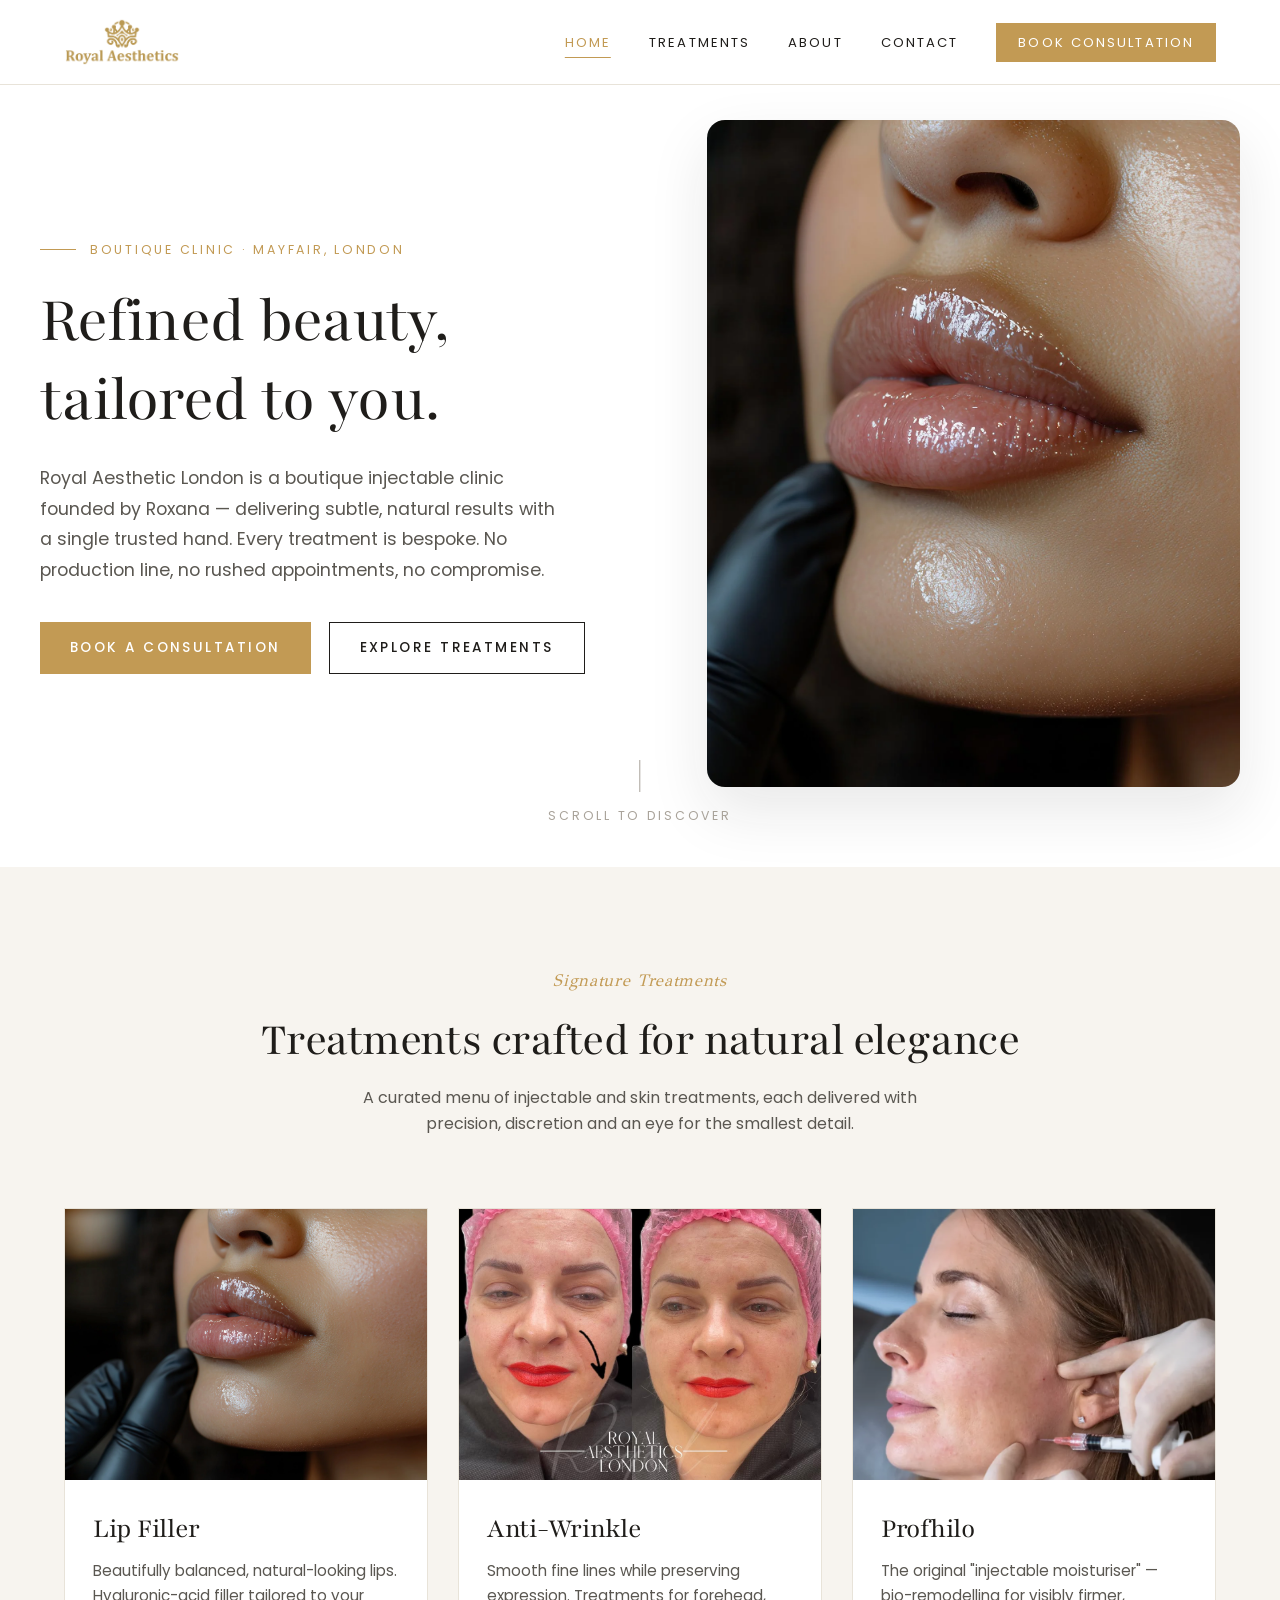
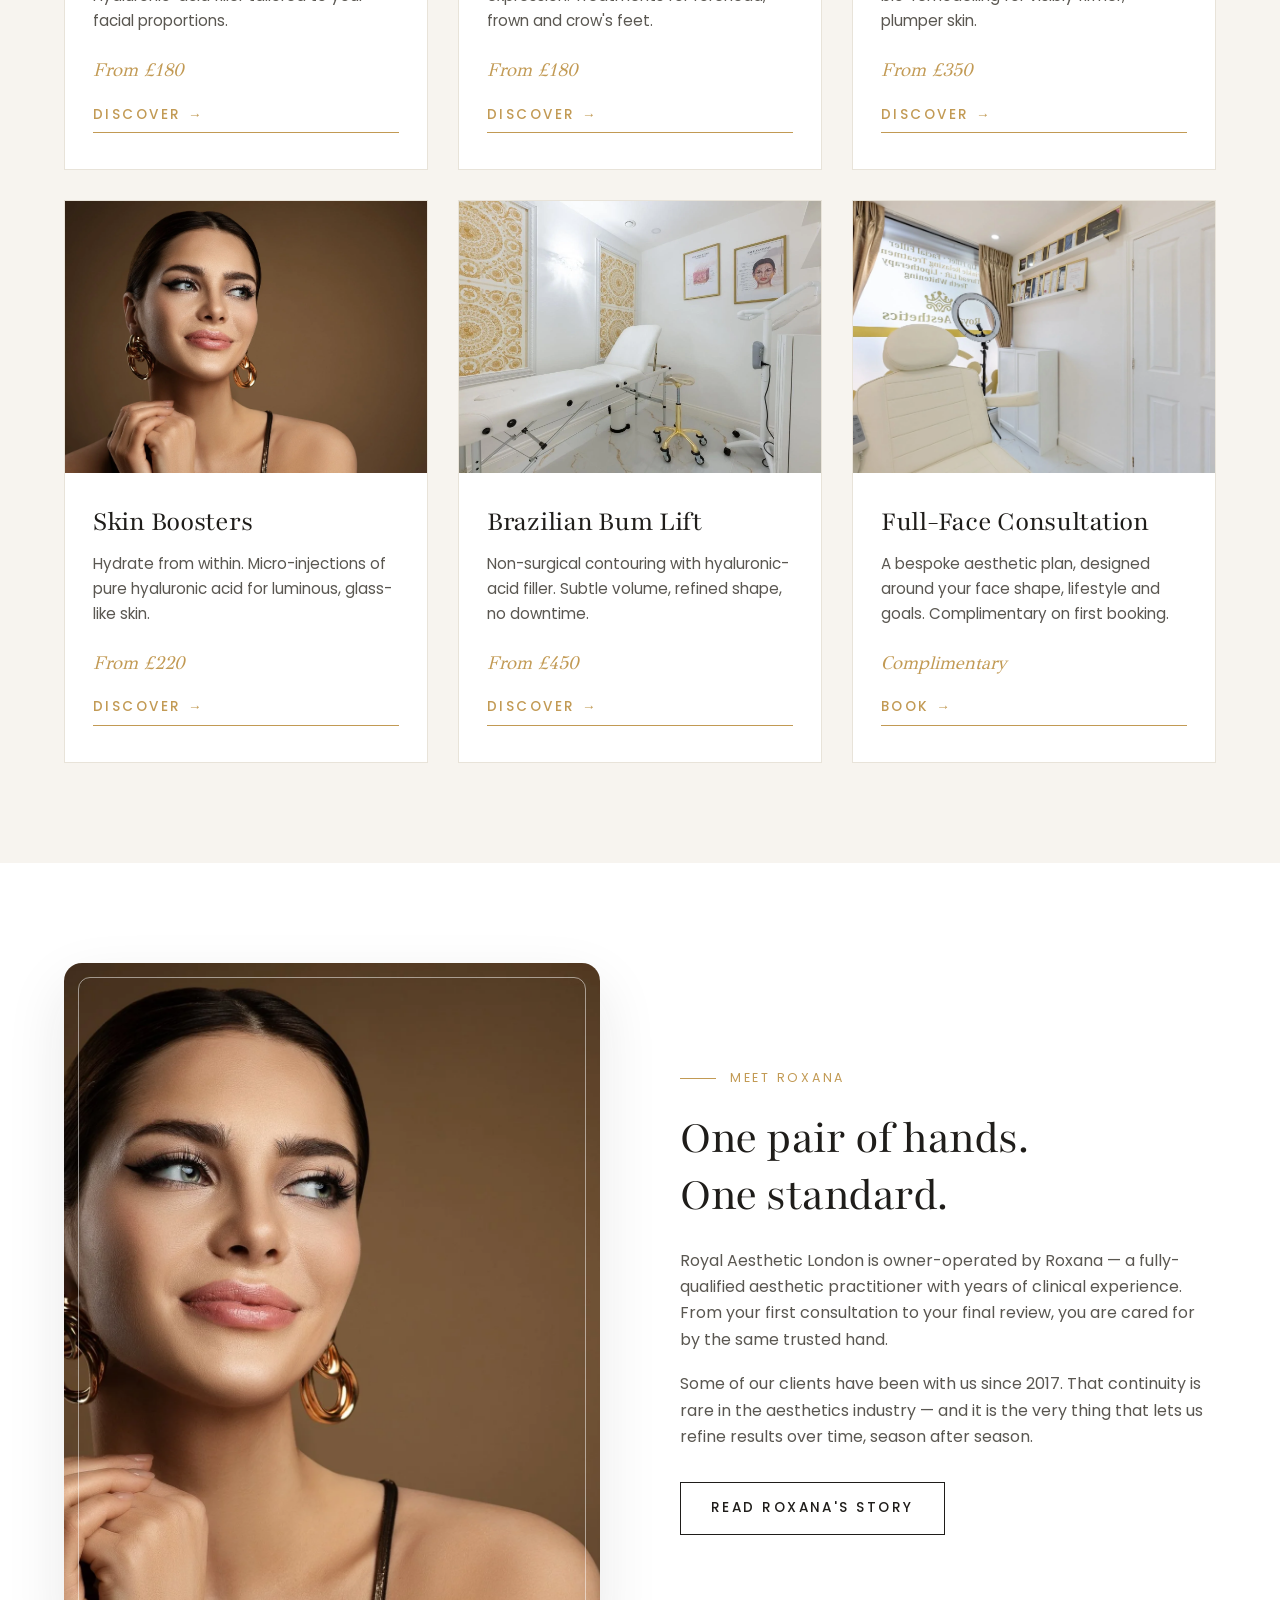
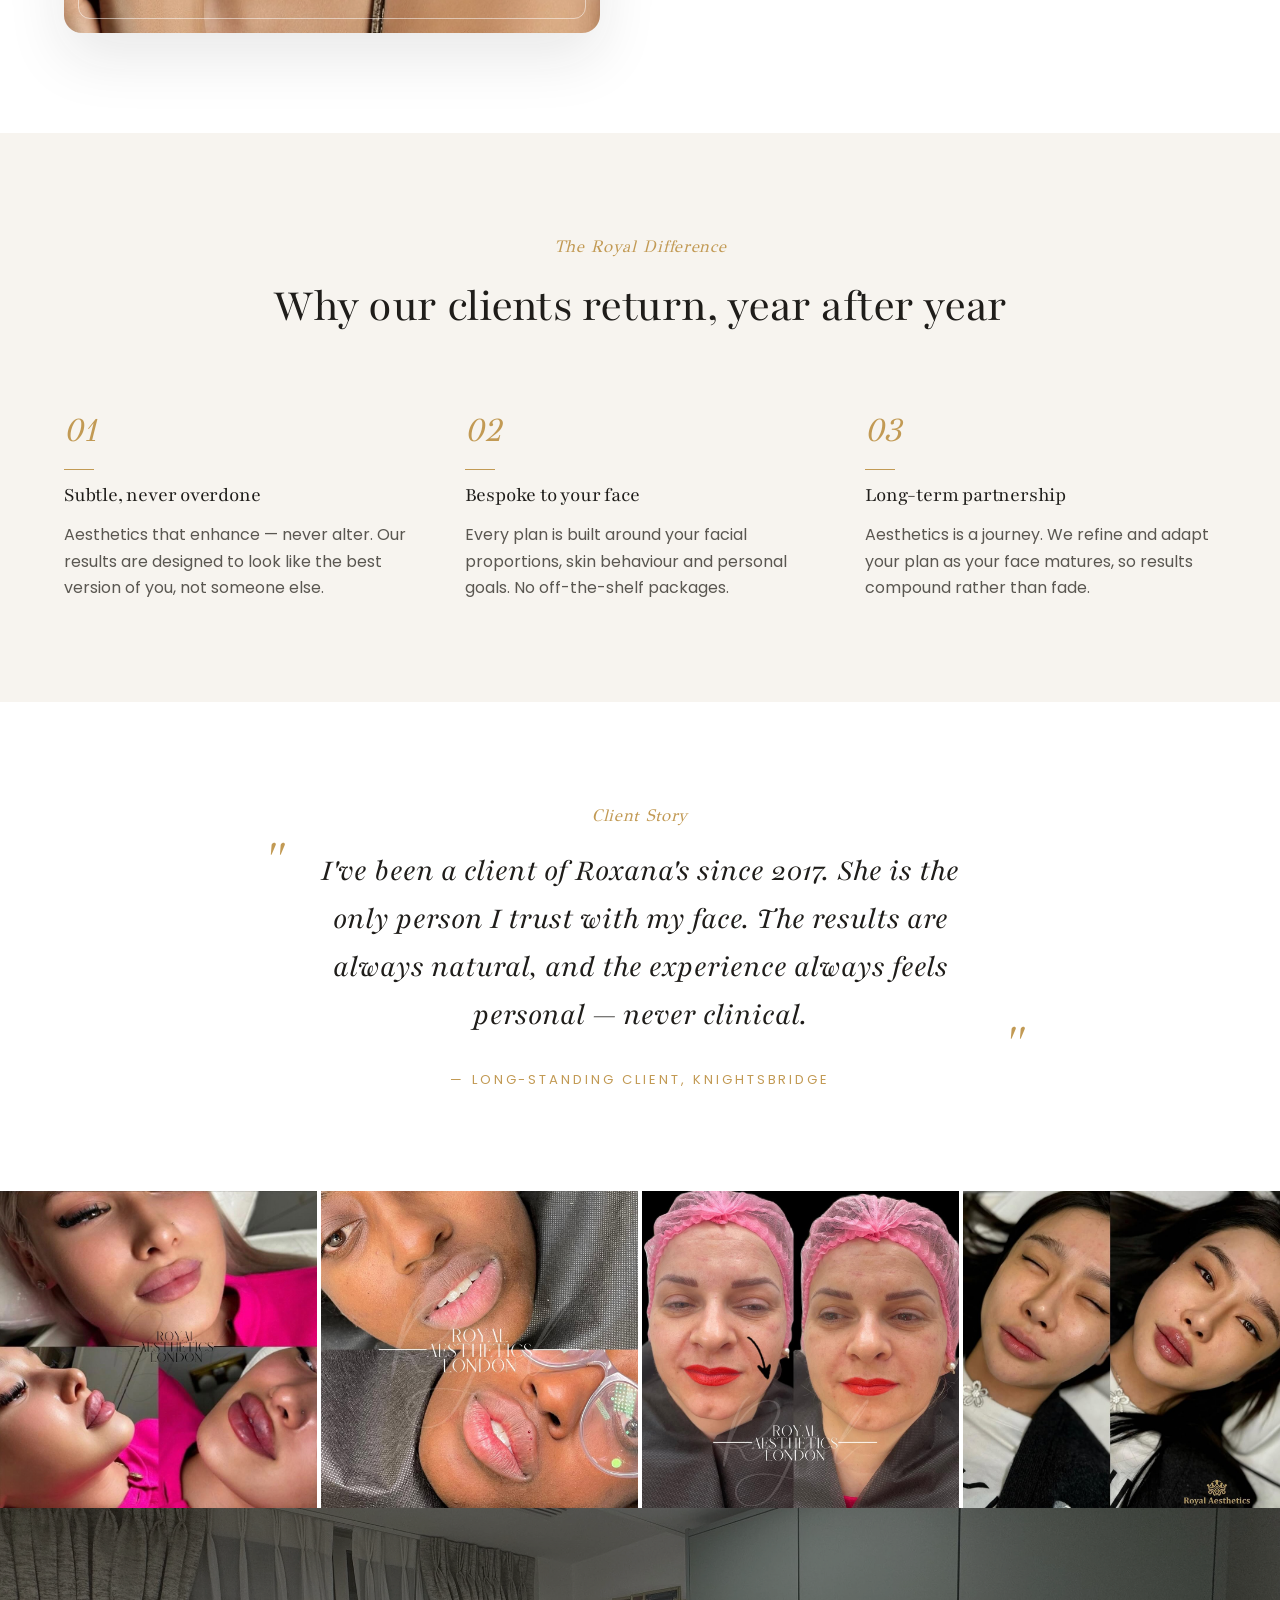
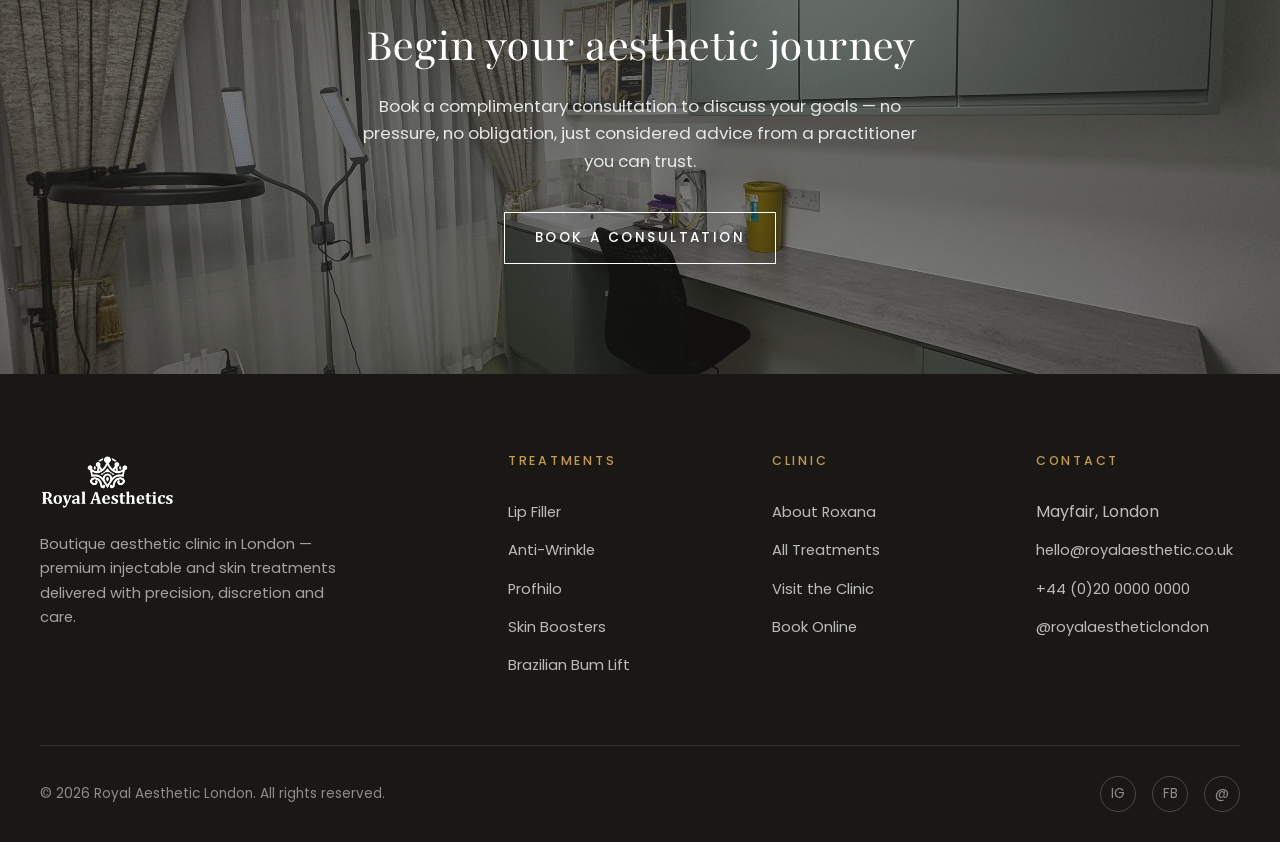
<file: index.html>
<!DOCTYPE html>
<html lang="en">
<head>
<meta charset="UTF-8">
<meta name="viewport" content="width=device-width, initial-scale=1.0">
<meta name="robots" content="noindex, nofollow">
<title>Royal Aesthetic London — Premium Aesthetic Treatments</title>
<meta name="description" content="Boutique aesthetic clinic in London. Personalised injectable treatments by Roxana — lip filler, anti-wrinkle, Profhilo, skin boosters and more.">
<link rel="icon" href="assets/images/favicon.ico">
<link rel="preconnect" href="https://fonts.googleapis.com">
<link rel="preconnect" href="https://fonts.gstatic.com" crossorigin>
<link href="https://fonts.googleapis.com/css2?family=GFS+Didot&family=Playfair:ital,wght@0,300;0,700;1,700&family=Poppins:ital,wght@0,400;0,500;0,700;1,400&display=swap" rel="stylesheet">
<link rel="stylesheet" href="assets/css/style.css">
</head>
<body>

<nav class="nav" id="nav">
  <div class="nav-inner">
    <a href="index.html" class="nav-logo"><img src="assets/images/logo.png" alt="Royal Aesthetic London"></a>
    <ul class="nav-links">
      <li><a href="index.html" class="active">Home</a></li>
      <li><a href="treatments.html">Treatments</a></li>
      <li><a href="about.html">About</a></li>
      <li><a href="contact.html">Contact</a></li>
      <li><a href="contact.html" class="nav-cta">Book Consultation</a></li>
    </ul>
    <button class="nav-toggle" aria-label="Open menu" onclick="document.getElementById('nav').classList.toggle('nav-mobile-open')">
      <span></span><span></span><span></span>
    </button>
  </div>
</nav>

<header class="hero">
  <div class="hero-grid">
    <div class="hero-text fade-up">
      <span class="eyebrow-line">Boutique Clinic · Mayfair, London</span>
      <h1>Refined beauty,<br>tailored to you.</h1>
      <p>Royal Aesthetic London is a boutique injectable clinic founded by Roxana — delivering subtle, natural results with a single trusted hand. Every treatment is bespoke. No production line, no rushed appointments, no compromise.</p>
      <div class="hero-actions">
        <a href="contact.html" class="btn btn-primary">Book a Consultation</a>
        <a href="treatments.html" class="btn btn-outline">Explore Treatments</a>
      </div>
    </div>
    <div class="hero-image fade-up fade-up-2">
      <img src="assets/images/AdobeStock_lips.jpeg" alt="Royal Aesthetic London treatment">
    </div>
  </div>
  <div class="hero-meta">Scroll to discover</div>
</header>

<section class="surface">
  <div class="container">
    <div class="section-head">
      <span class="eyebrow">Signature Treatments</span>
      <h2>Treatments crafted for natural elegance</h2>
      <p>A curated menu of injectable and skin treatments, each delivered with precision, discretion and an eye for the smallest detail.</p>
    </div>

    <div class="treatments">
      <article class="treatment-card">
        <div class="treatment-card-img">
          <img src="assets/images/AdobeStock_lips.jpeg" alt="Lip filler treatment">
        </div>
        <div class="treatment-card-body">
          <h3>Lip Filler</h3>
          <p>Beautifully balanced, natural-looking lips. Hyaluronic-acid filler tailored to your facial proportions.</p>
          <div class="treatment-price">From £180</div>
          <a href="treatments/lip-filler.html" class="btn-link">Discover →</a>
        </div>
      </article>

      <article class="treatment-card">
        <div class="treatment-card-img">
          <img src="assets/images/client_anti_wrinkle.jpg" alt="Anti-wrinkle treatment — client before/after">
        </div>
        <div class="treatment-card-body">
          <h3>Anti-Wrinkle</h3>
          <p>Smooth fine lines while preserving expression. Treatments for forehead, frown and crow's feet.</p>
          <div class="treatment-price">From £180</div>
          <a href="treatments/anti-wrinkle.html" class="btn-link">Discover →</a>
        </div>
      </article>

      <article class="treatment-card">
        <div class="treatment-card-img">
          <img src="assets/images/profhilo-treatment.webp" alt="Profhilo bio-remodelling treatment">
        </div>
        <div class="treatment-card-body">
          <h3>Profhilo</h3>
          <p>The original "injectable moisturiser" — bio-remodelling for visibly firmer, plumper skin.</p>
          <div class="treatment-price">From £350</div>
          <a href="treatments/profhilo.html" class="btn-link">Discover →</a>
        </div>
      </article>

      <article class="treatment-card">
        <div class="treatment-card-img">
          <img src="assets/images/shutterstock_skin.jpg" alt="Skin booster treatment">
        </div>
        <div class="treatment-card-body">
          <h3>Skin Boosters</h3>
          <p>Hydrate from within. Micro-injections of pure hyaluronic acid for luminous, glass-like skin.</p>
          <div class="treatment-price">From £220</div>
          <a href="treatments/skin-booster.html" class="btn-link">Discover →</a>
        </div>
      </article>

      <article class="treatment-card">
        <div class="treatment-card-img">
          <img src="assets/images/IMG_0006.jpg" alt="Royal Aesthetic London treatment room">
        </div>
        <div class="treatment-card-body">
          <h3>Brazilian Bum Lift</h3>
          <p>Non-surgical contouring with hyaluronic-acid filler. Subtle volume, refined shape, no downtime.</p>
          <div class="treatment-price">From £450</div>
          <a href="treatments/bbl.html" class="btn-link">Discover →</a>
        </div>
      </article>

      <article class="treatment-card">
        <div class="treatment-card-img">
          <img src="assets/images/IMG_0002.jpg" alt="Full face consultation">
        </div>
        <div class="treatment-card-body">
          <h3>Full-Face Consultation</h3>
          <p>A bespoke aesthetic plan, designed around your face shape, lifestyle and goals. Complimentary on first booking.</p>
          <div class="treatment-price">Complimentary</div>
          <a href="contact.html" class="btn-link">Book →</a>
        </div>
      </article>
    </div>
  </div>
</section>

<section>
  <div class="container">
    <div class="split">
      <div class="split-image frame">
        <img src="assets/images/shutterstock_skin.jpg" alt="Roxana, founder of Royal Aesthetic London">
      </div>
      <div class="split-text">
        <span class="eyebrow-line">Meet Roxana</span>
        <h2>One pair of hands.<br>One standard.</h2>
        <p>Royal Aesthetic London is owner-operated by Roxana — a fully-qualified aesthetic practitioner with years of clinical experience. From your first consultation to your final review, you are cared for by the same trusted hand.</p>
        <p>Some of our clients have been with us since 2017. That continuity is rare in the aesthetics industry — and it is the very thing that lets us refine results over time, season after season.</p>
        <a href="about.html" class="btn btn-outline">Read Roxana's Story</a>
      </div>
    </div>
  </div>
</section>

<section class="surface">
  <div class="container">
    <div class="section-head">
      <span class="eyebrow">The Royal Difference</span>
      <h2>Why our clients return, year after year</h2>
    </div>

    <div class="pillars">
      <div class="pillar">
        <span class="pillar-num">01</span>
        <h3>Subtle, never overdone</h3>
        <p>Aesthetics that enhance — never alter. Our results are designed to look like the best version of you, not someone else.</p>
      </div>
      <div class="pillar">
        <span class="pillar-num">02</span>
        <h3>Bespoke to your face</h3>
        <p>Every plan is built around your facial proportions, skin behaviour and personal goals. No off-the-shelf packages.</p>
      </div>
      <div class="pillar">
        <span class="pillar-num">03</span>
        <h3>Long-term partnership</h3>
        <p>Aesthetics is a journey. We refine and adapt your plan as your face matures, so results compound rather than fade.</p>
      </div>
    </div>
  </div>
</section>

<section>
  <div class="container">
    <div class="testimonial-wrap">
      <span class="eyebrow">Client Story</span>
      <div class="testimonial-quote">
        I've been a client of Roxana's since 2017. She is the only person I trust with my face. The results are always natural, and the experience always feels personal — never clinical.
      </div>
      <div class="testimonial-author">— Long-standing client, Knightsbridge</div>
    </div>
  </div>
</section>

<div class="gallery-strip">
  <div class="gallery-strip-item"><img src="assets/images/client_lips_blonde.jpg" alt=""></div>
  <div class="gallery-strip-item"><img src="assets/images/client_lips_dark.jpg" alt=""></div>
  <div class="gallery-strip-item"><img src="assets/images/client_anti_wrinkle.jpg" alt=""></div>
  <div class="gallery-strip-item"><img src="assets/images/client_lips_natural.jpg" alt=""></div>
</div>

<section class="cta-banner">
  <h2>Begin your aesthetic journey</h2>
  <p>Book a complimentary consultation to discuss your goals — no pressure, no obligation, just considered advice from a practitioner you can trust.</p>
  <a href="contact.html" class="btn btn-outline-light">Book a Consultation</a>
</section>

<footer>
  <div class="footer-grid">
    <div class="footer-brand">
      <img src="assets/images/logo.png" alt="Royal Aesthetic London">
      <p>Boutique aesthetic clinic in London — premium injectable and skin treatments delivered with precision, discretion and care.</p>
    </div>
    <div class="footer-col">
      <h4>Treatments</h4>
      <ul>
        <li><a href="treatments/lip-filler.html">Lip Filler</a></li>
        <li><a href="treatments/anti-wrinkle.html">Anti-Wrinkle</a></li>
        <li><a href="treatments/profhilo.html">Profhilo</a></li>
        <li><a href="treatments/skin-booster.html">Skin Boosters</a></li>
        <li><a href="treatments/bbl.html">Brazilian Bum Lift</a></li>
      </ul>
    </div>
    <div class="footer-col">
      <h4>Clinic</h4>
      <ul>
        <li><a href="about.html">About Roxana</a></li>
        <li><a href="treatments.html">All Treatments</a></li>
        <li><a href="contact.html">Visit the Clinic</a></li>
        <li><a href="contact.html">Book Online</a></li>
      </ul>
    </div>
    <div class="footer-col">
      <h4>Contact</h4>
      <ul>
        <li>Mayfair, London</li>
        <li><a href="mailto:hello@royalaesthetic.co.uk">hello@royalaesthetic.co.uk</a></li>
        <li><a href="tel:+442000000000">+44 (0)20 0000 0000</a></li>
        <li><a href="https://instagram.com/royalaestheticlondon">@royalaestheticlondon</a></li>
      </ul>
    </div>
  </div>
  <div class="footer-bottom">
    <span>© 2026 Royal Aesthetic London. All rights reserved.</span>
    <div class="footer-social">
      <a href="https://instagram.com/royalaestheticlondon" aria-label="Instagram">IG</a>
      <a href="#" aria-label="Facebook">FB</a>
      <a href="mailto:hello@royalaesthetic.co.uk" aria-label="Email">@</a>
    </div>
  </div>
</footer>

</body>
</html>
</file>
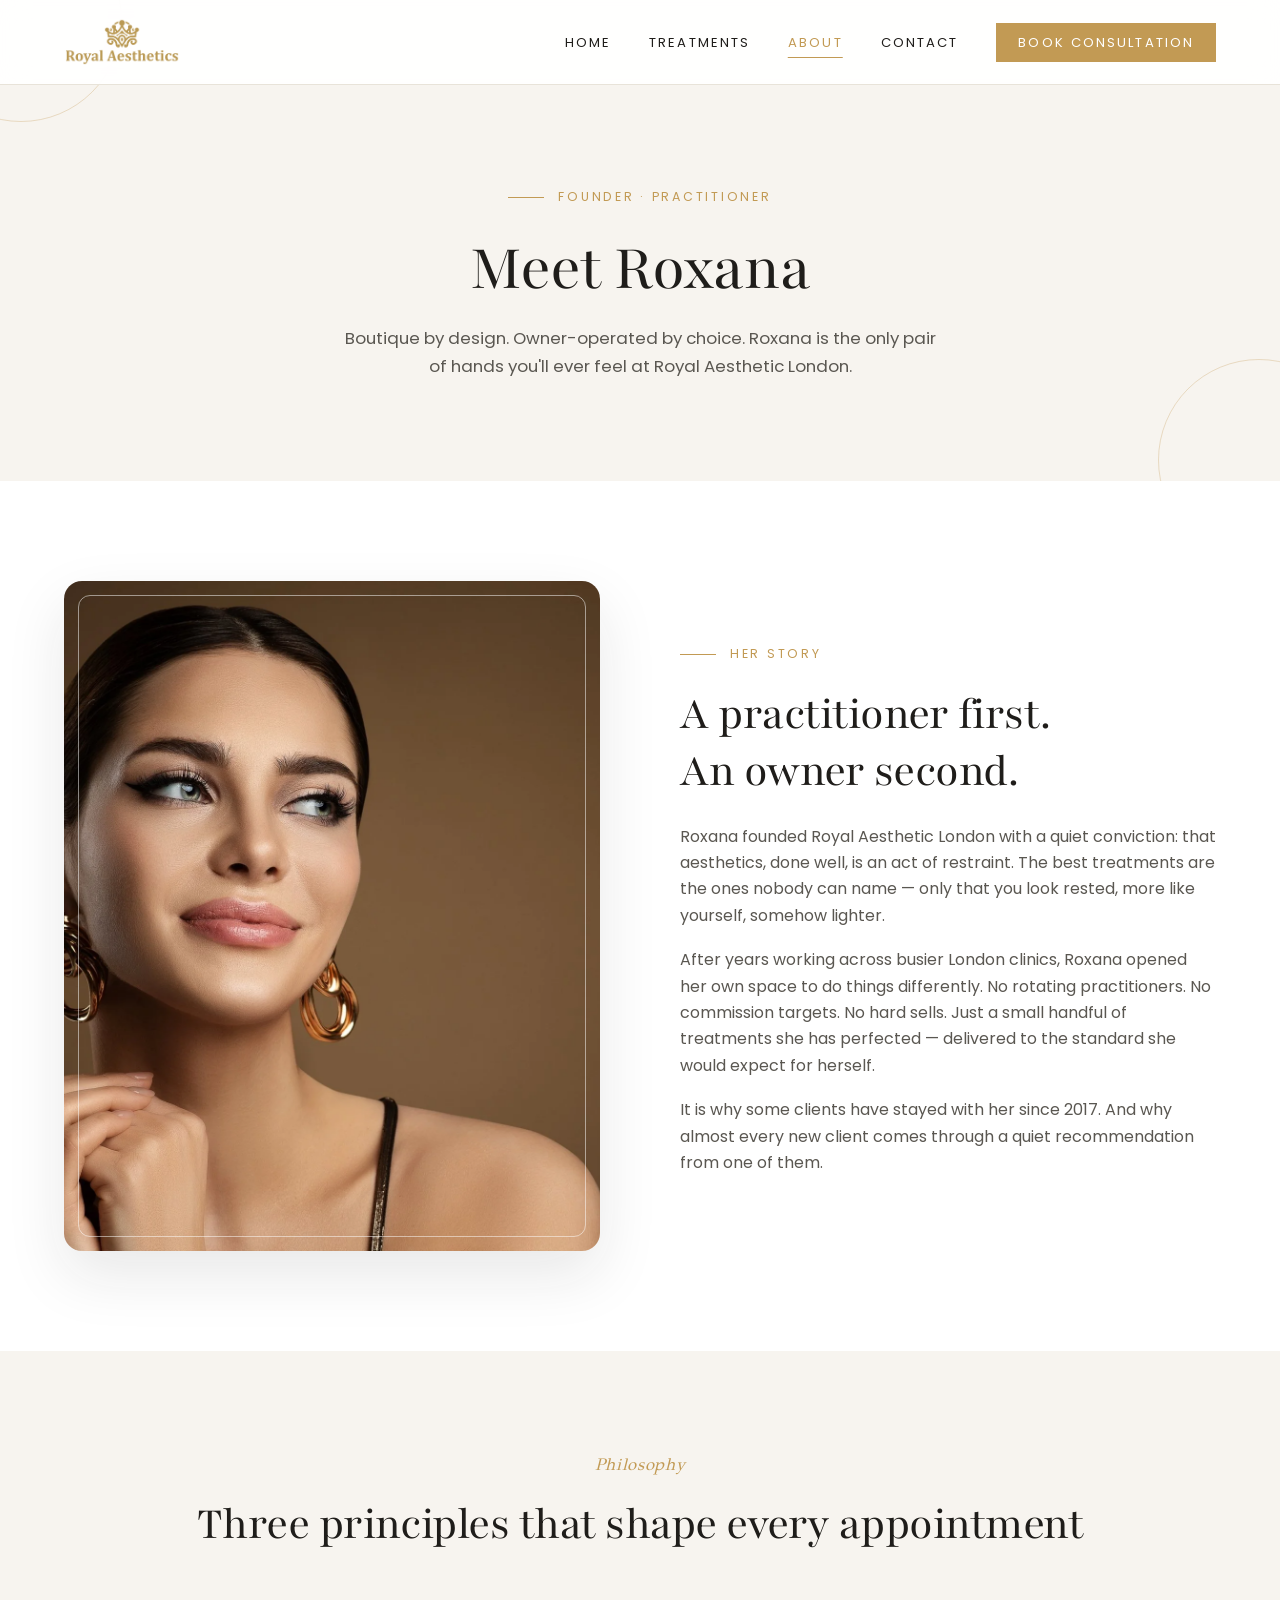
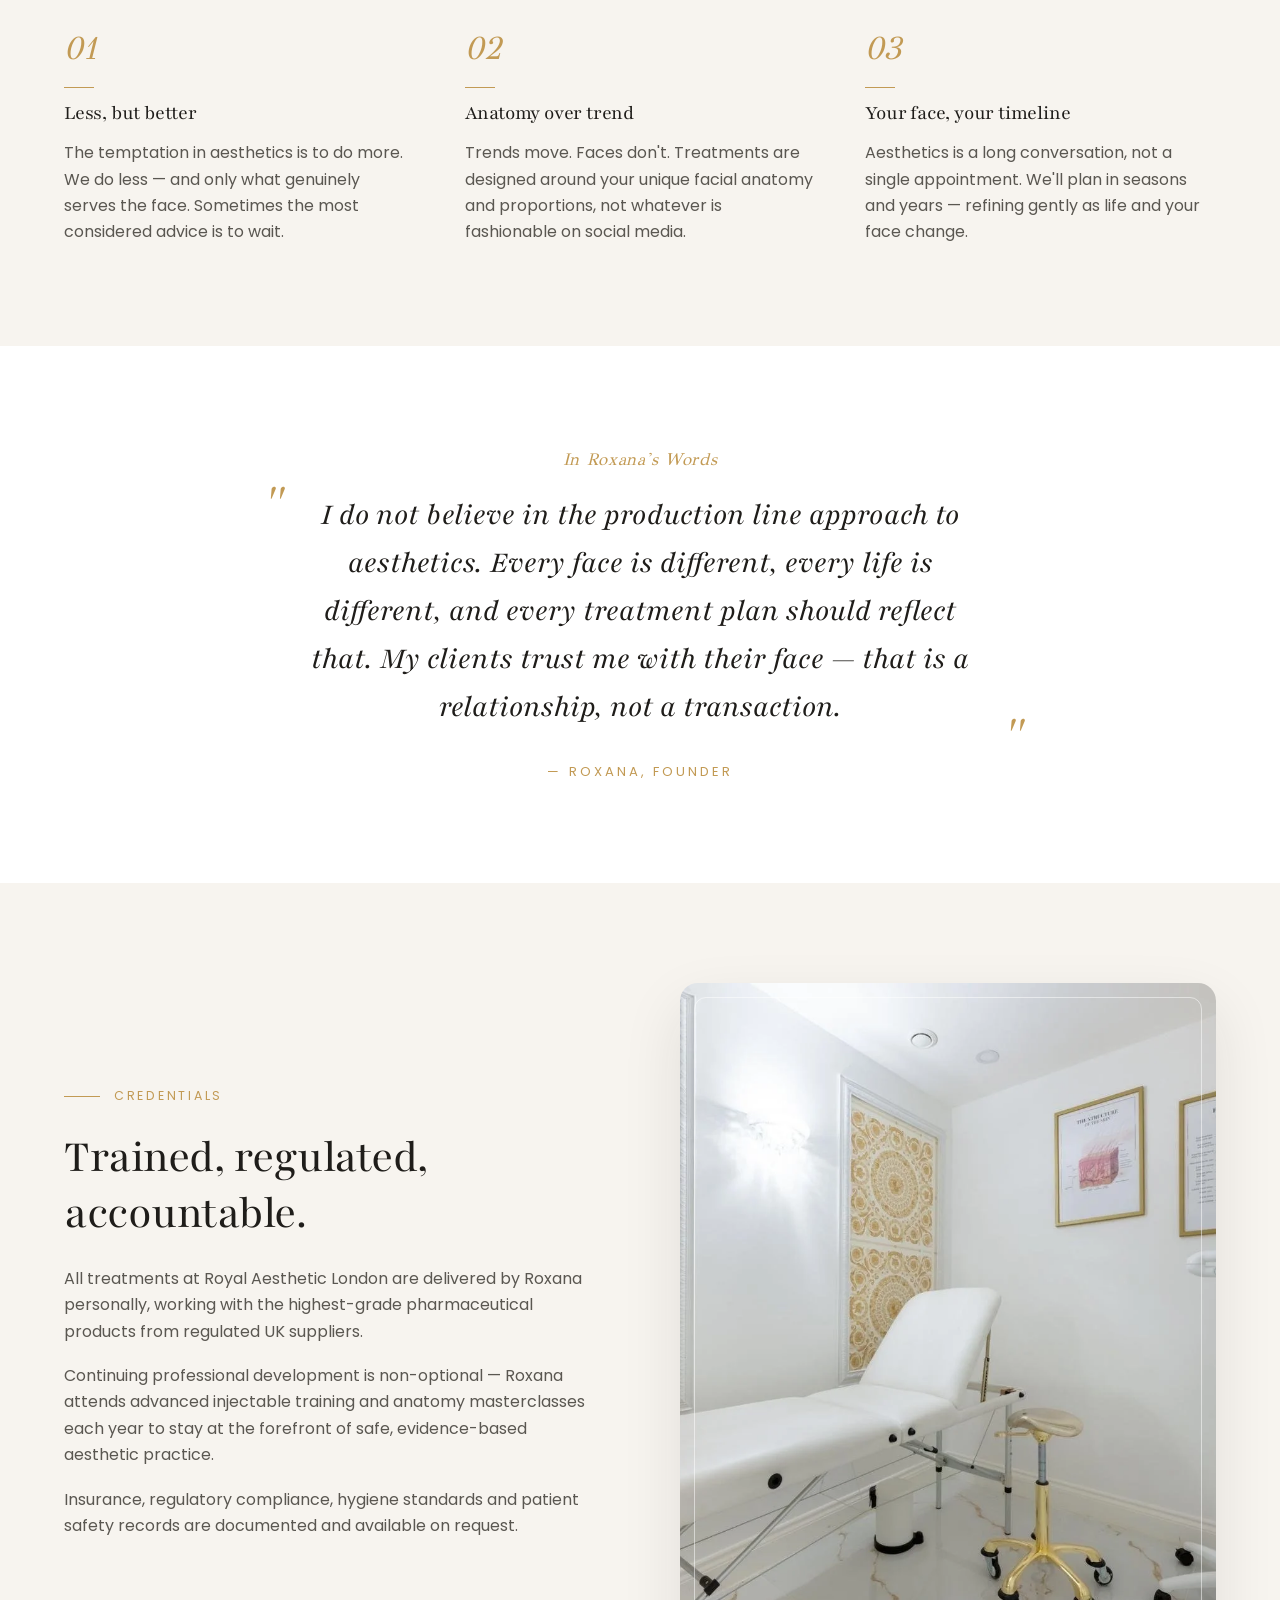
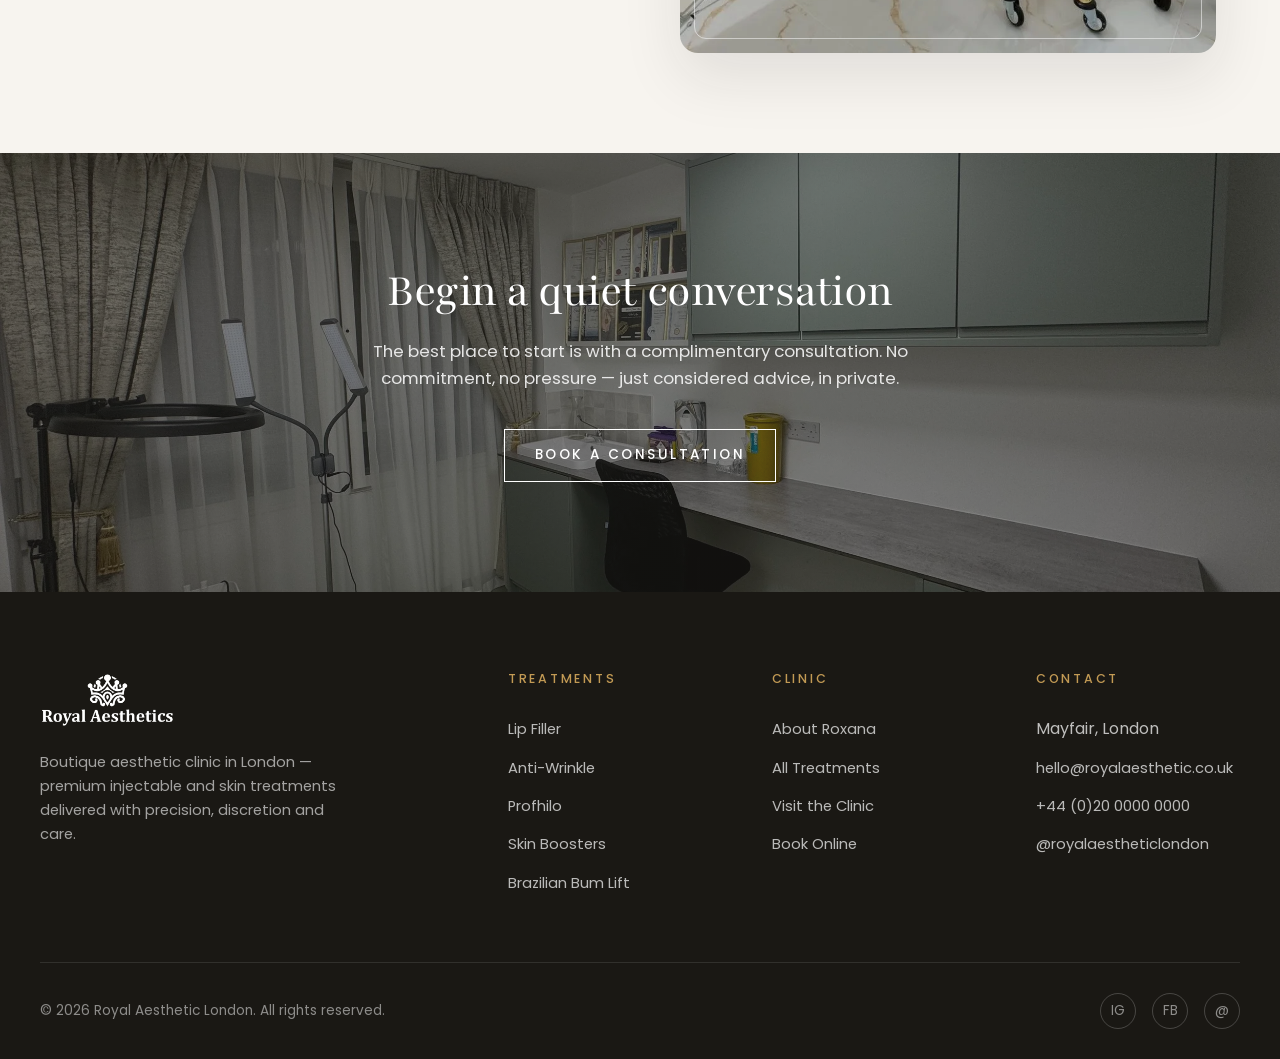
<file: about.html>
<!DOCTYPE html>
<html lang="en">
<head>
<meta charset="UTF-8">
<meta name="viewport" content="width=device-width, initial-scale=1.0">
<meta name="robots" content="noindex, nofollow">
<title>About Roxana — Royal Aesthetic London</title>
<meta name="description" content="Meet Roxana, founder and lead practitioner at Royal Aesthetic London. Years of clinical experience, a single trusted hand, and clients retained since 2017.">
<link rel="icon" href="assets/images/favicon.ico">
<link rel="preconnect" href="https://fonts.googleapis.com">
<link rel="preconnect" href="https://fonts.gstatic.com" crossorigin>
<link href="https://fonts.googleapis.com/css2?family=GFS+Didot&family=Playfair:ital,wght@0,300;0,700;1,700&family=Poppins:ital,wght@0,400;0,500;0,700;1,400&display=swap" rel="stylesheet">
<link rel="stylesheet" href="assets/css/style.css">
</head>
<body>

<nav class="nav" id="nav">
  <div class="nav-inner">
    <a href="index.html" class="nav-logo"><img src="assets/images/logo.png" alt="Royal Aesthetic London"></a>
    <ul class="nav-links">
      <li><a href="index.html">Home</a></li>
      <li><a href="treatments.html">Treatments</a></li>
      <li><a href="about.html" class="active">About</a></li>
      <li><a href="contact.html">Contact</a></li>
      <li><a href="contact.html" class="nav-cta">Book Consultation</a></li>
    </ul>
    <button class="nav-toggle" aria-label="Open menu" onclick="document.getElementById('nav').classList.toggle('nav-mobile-open')">
      <span></span><span></span><span></span>
    </button>
  </div>
</nav>

<header class="page-hero">
  <span class="eyebrow-line">Founder · Practitioner</span>
  <h1>Meet Roxana</h1>
  <p>Boutique by design. Owner-operated by choice. Roxana is the only pair of hands you'll ever feel at Royal Aesthetic London.</p>
</header>

<section>
  <div class="container">
    <div class="split">
      <div class="split-image frame">
        <img src="assets/images/shutterstock_skin.jpg" alt="Roxana, founder of Royal Aesthetic London">
      </div>
      <div class="split-text">
        <span class="eyebrow-line">Her Story</span>
        <h2>A practitioner first.<br>An owner second.</h2>
        <p>Roxana founded Royal Aesthetic London with a quiet conviction: that aesthetics, done well, is an act of restraint. The best treatments are the ones nobody can name — only that you look rested, more like yourself, somehow lighter.</p>
        <p>After years working across busier London clinics, Roxana opened her own space to do things differently. No rotating practitioners. No commission targets. No hard sells. Just a small handful of treatments she has perfected — delivered to the standard she would expect for herself.</p>
        <p>It is why some clients have stayed with her since 2017. And why almost every new client comes through a quiet recommendation from one of them.</p>
      </div>
    </div>
  </div>
</section>

<section class="surface">
  <div class="container">
    <div class="section-head">
      <span class="eyebrow">Philosophy</span>
      <h2>Three principles that shape every appointment</h2>
    </div>
    <div class="pillars">
      <div class="pillar">
        <span class="pillar-num">01</span>
        <h3>Less, but better</h3>
        <p>The temptation in aesthetics is to do more. We do less — and only what genuinely serves the face. Sometimes the most considered advice is to wait.</p>
      </div>
      <div class="pillar">
        <span class="pillar-num">02</span>
        <h3>Anatomy over trend</h3>
        <p>Trends move. Faces don't. Treatments are designed around your unique facial anatomy and proportions, not whatever is fashionable on social media.</p>
      </div>
      <div class="pillar">
        <span class="pillar-num">03</span>
        <h3>Your face, your timeline</h3>
        <p>Aesthetics is a long conversation, not a single appointment. We'll plan in seasons and years — refining gently as life and your face change.</p>
      </div>
    </div>
  </div>
</section>

<section>
  <div class="container">
    <div class="testimonial-wrap">
      <span class="eyebrow">In Roxana's Words</span>
      <div class="testimonial-quote">
        I do not believe in the production line approach to aesthetics. Every face is different, every life is different, and every treatment plan should reflect that. My clients trust me with their face — that is a relationship, not a transaction.
      </div>
      <div class="testimonial-author">— Roxana, Founder</div>
    </div>
  </div>
</section>

<section class="surface">
  <div class="container">
    <div class="split">
      <div class="split-text">
        <span class="eyebrow-line">Credentials</span>
        <h2>Trained, regulated, accountable.</h2>
        <p>All treatments at Royal Aesthetic London are delivered by Roxana personally, working with the highest-grade pharmaceutical products from regulated UK suppliers.</p>
        <p>Continuing professional development is non-optional — Roxana attends advanced injectable training and anatomy masterclasses each year to stay at the forefront of safe, evidence-based aesthetic practice.</p>
        <p>Insurance, regulatory compliance, hygiene standards and patient safety records are documented and available on request.</p>
      </div>
      <div class="split-image frame">
        <img src="assets/images/IMG_0006.jpg" alt="Royal Aesthetic London clinic">
      </div>
    </div>
  </div>
</section>

<section class="cta-banner">
  <h2>Begin a quiet conversation</h2>
  <p>The best place to start is with a complimentary consultation. No commitment, no pressure — just considered advice, in private.</p>
  <a href="contact.html" class="btn btn-outline-light">Book a Consultation</a>
</section>

<footer>
  <div class="footer-grid">
    <div class="footer-brand">
      <img src="assets/images/logo.png" alt="Royal Aesthetic London">
      <p>Boutique aesthetic clinic in London — premium injectable and skin treatments delivered with precision, discretion and care.</p>
    </div>
    <div class="footer-col">
      <h4>Treatments</h4>
      <ul>
        <li><a href="treatments/lip-filler.html">Lip Filler</a></li>
        <li><a href="treatments/anti-wrinkle.html">Anti-Wrinkle</a></li>
        <li><a href="treatments/profhilo.html">Profhilo</a></li>
        <li><a href="treatments/skin-booster.html">Skin Boosters</a></li>
        <li><a href="treatments/bbl.html">Brazilian Bum Lift</a></li>
      </ul>
    </div>
    <div class="footer-col">
      <h4>Clinic</h4>
      <ul>
        <li><a href="about.html">About Roxana</a></li>
        <li><a href="treatments.html">All Treatments</a></li>
        <li><a href="contact.html">Visit the Clinic</a></li>
        <li><a href="contact.html">Book Online</a></li>
      </ul>
    </div>
    <div class="footer-col">
      <h4>Contact</h4>
      <ul>
        <li>Mayfair, London</li>
        <li><a href="mailto:hello@royalaesthetic.co.uk">hello@royalaesthetic.co.uk</a></li>
        <li><a href="tel:+442000000000">+44 (0)20 0000 0000</a></li>
        <li><a href="https://instagram.com/royalaestheticlondon">@royalaestheticlondon</a></li>
      </ul>
    </div>
  </div>
  <div class="footer-bottom">
    <span>© 2026 Royal Aesthetic London. All rights reserved.</span>
    <div class="footer-social">
      <a href="https://instagram.com/royalaestheticlondon" aria-label="Instagram">IG</a>
      <a href="#" aria-label="Facebook">FB</a>
      <a href="mailto:hello@royalaesthetic.co.uk" aria-label="Email">@</a>
    </div>
  </div>
</footer>

</body>
</html>
</file>
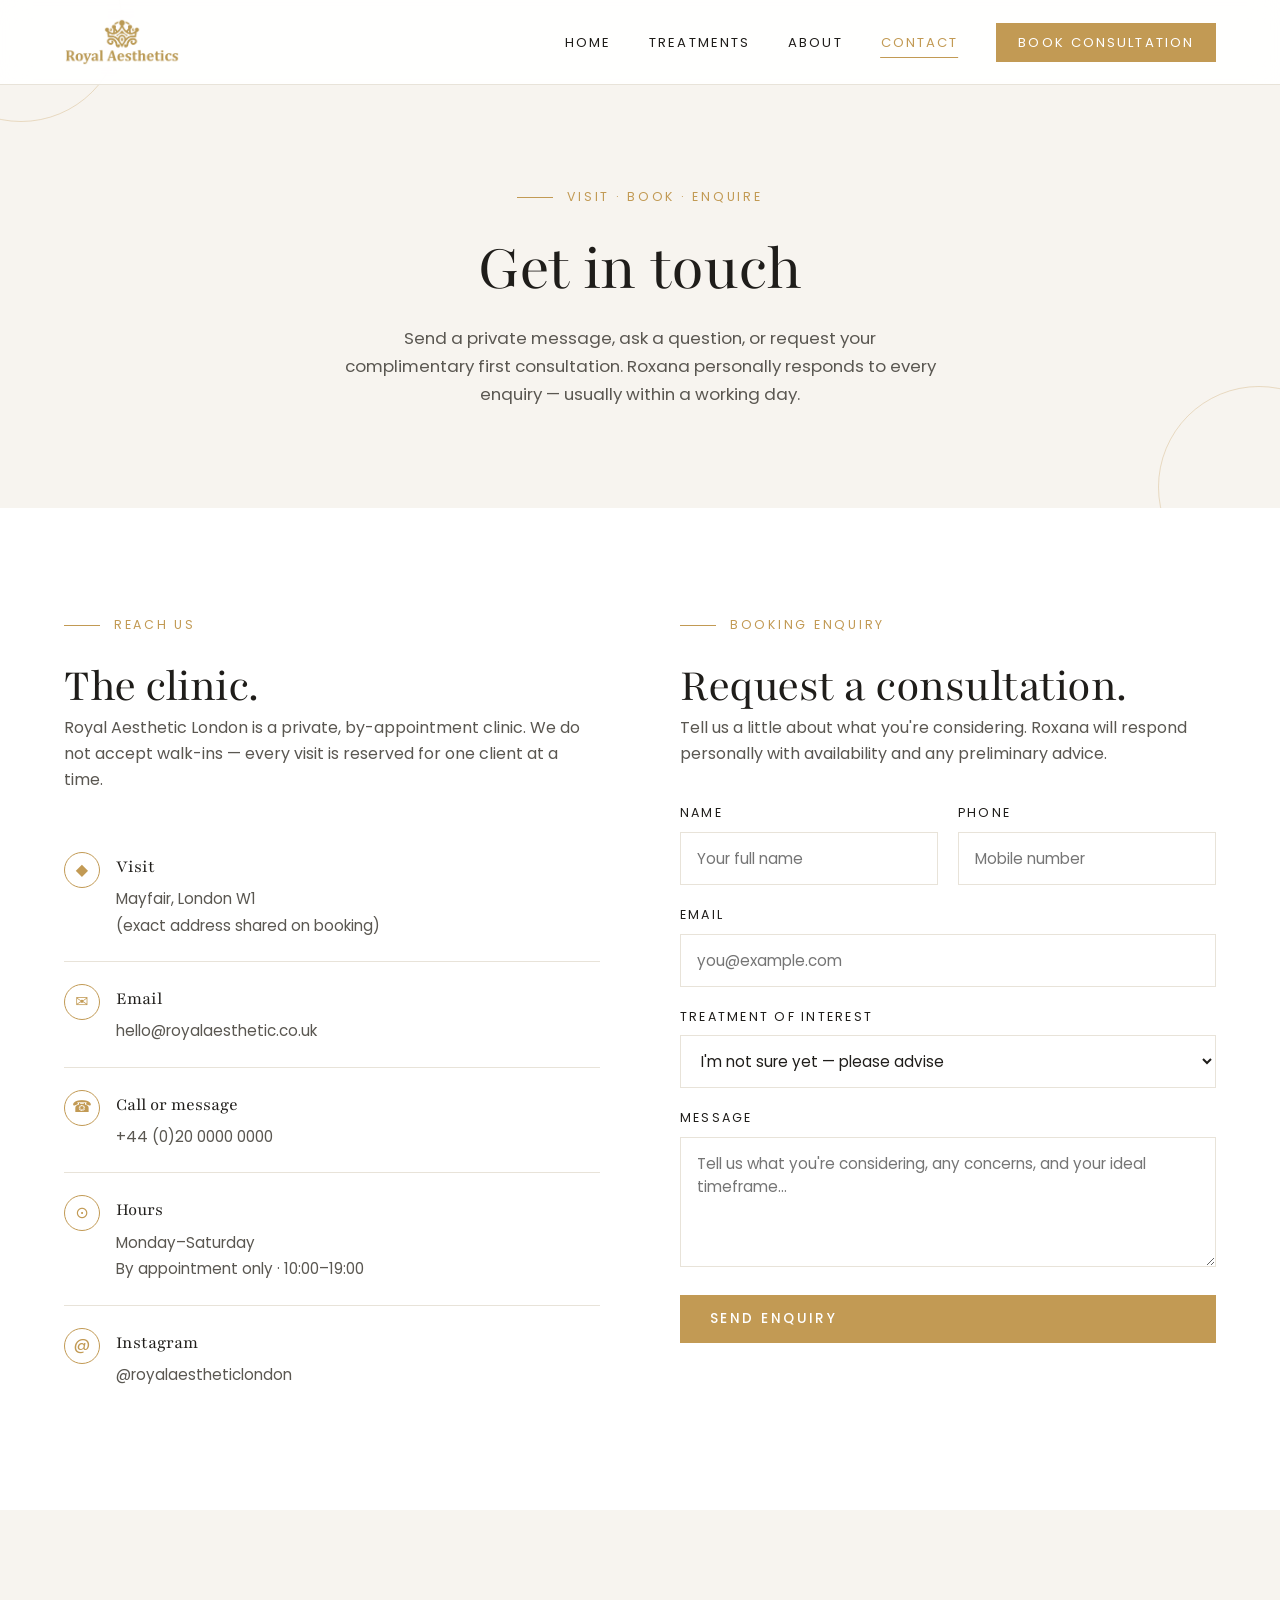
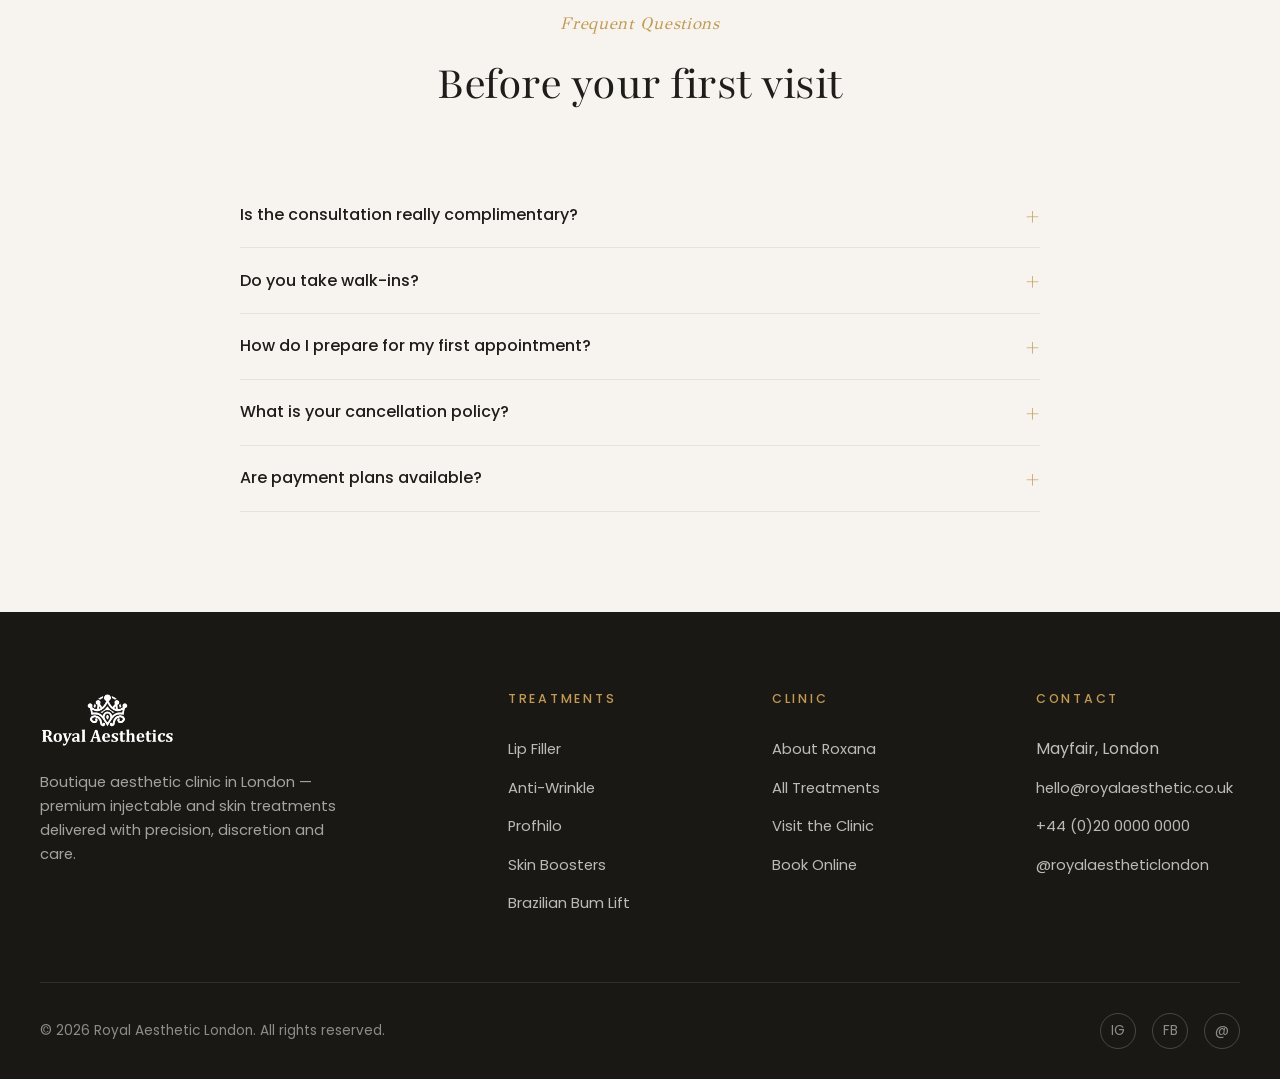
<file: contact.html>
<!DOCTYPE html>
<html lang="en">
<head>
<meta charset="UTF-8">
<meta name="viewport" content="width=device-width, initial-scale=1.0">
<meta name="robots" content="noindex, nofollow">
<title>Contact & Bookings — Royal Aesthetic London</title>
<meta name="description" content="Visit Royal Aesthetic London or book a complimentary consultation. Mayfair-based aesthetic clinic by Roxana.">
<link rel="icon" href="assets/images/favicon.ico">
<link rel="preconnect" href="https://fonts.googleapis.com">
<link rel="preconnect" href="https://fonts.gstatic.com" crossorigin>
<link href="https://fonts.googleapis.com/css2?family=GFS+Didot&family=Playfair:ital,wght@0,300;0,700;1,700&family=Poppins:ital,wght@0,400;0,500;0,700;1,400&display=swap" rel="stylesheet">
<link rel="stylesheet" href="assets/css/style.css">
</head>
<body>

<nav class="nav" id="nav">
  <div class="nav-inner">
    <a href="index.html" class="nav-logo"><img src="assets/images/logo.png" alt="Royal Aesthetic London"></a>
    <ul class="nav-links">
      <li><a href="index.html">Home</a></li>
      <li><a href="treatments.html">Treatments</a></li>
      <li><a href="about.html">About</a></li>
      <li><a href="contact.html" class="active">Contact</a></li>
      <li><a href="contact.html" class="nav-cta">Book Consultation</a></li>
    </ul>
    <button class="nav-toggle" aria-label="Open menu" onclick="document.getElementById('nav').classList.toggle('nav-mobile-open')">
      <span></span><span></span><span></span>
    </button>
  </div>
</nav>

<header class="page-hero">
  <span class="eyebrow-line">Visit · Book · Enquire</span>
  <h1>Get in touch</h1>
  <p>Send a private message, ask a question, or request your complimentary first consultation. Roxana personally responds to every enquiry — usually within a working day.</p>
</header>

<section>
  <div class="container">
    <div class="contact-grid">
      <div>
        <span class="eyebrow-line">Reach Us</span>
        <h2>The clinic.</h2>
        <p style="margin-bottom: 36px;">Royal Aesthetic London is a private, by-appointment clinic. We do not accept walk-ins — every visit is reserved for one client at a time.</p>

        <div class="contact-info">
          <div class="contact-info-item">
            <div class="contact-info-icon">◆</div>
            <div class="contact-info-text">
              <strong>Visit</strong>
              <span>Mayfair, London W1<br>(exact address shared on booking)</span>
            </div>
          </div>
          <div class="contact-info-item">
            <div class="contact-info-icon">✉</div>
            <div class="contact-info-text">
              <strong>Email</strong>
              <a href="mailto:hello@royalaesthetic.co.uk">hello@royalaesthetic.co.uk</a>
            </div>
          </div>
          <div class="contact-info-item">
            <div class="contact-info-icon">☎</div>
            <div class="contact-info-text">
              <strong>Call or message</strong>
              <a href="tel:+442000000000">+44 (0)20 0000 0000</a>
            </div>
          </div>
          <div class="contact-info-item">
            <div class="contact-info-icon">⊙</div>
            <div class="contact-info-text">
              <strong>Hours</strong>
              <span>Monday–Saturday<br>By appointment only · 10:00–19:00</span>
            </div>
          </div>
          <div class="contact-info-item">
            <div class="contact-info-icon">@</div>
            <div class="contact-info-text">
              <strong>Instagram</strong>
              <a href="https://instagram.com/royalaestheticlondon">@royalaestheticlondon</a>
            </div>
          </div>
        </div>
      </div>

      <div>
        <span class="eyebrow-line">Booking Enquiry</span>
        <h2>Request a consultation.</h2>
        <p style="margin-bottom: 36px;">Tell us a little about what you're considering. Roxana will respond personally with availability and any preliminary advice.</p>

        <form class="form" onsubmit="event.preventDefault(); this.querySelector('button').textContent='Sent — we\'ll reply soon ✓'; this.querySelector('button').disabled=true;">
          <div class="form-row">
            <div>
              <label for="name">Name</label>
              <input id="name" type="text" placeholder="Your full name" required>
            </div>
            <div>
              <label for="phone">Phone</label>
              <input id="phone" type="tel" placeholder="Mobile number">
            </div>
          </div>
          <div>
            <label for="email">Email</label>
            <input id="email" type="email" placeholder="you@example.com" required>
          </div>
          <div>
            <label for="treatment">Treatment of interest</label>
            <select id="treatment">
              <option>I'm not sure yet — please advise</option>
              <option>Lip Filler</option>
              <option>Anti-Wrinkle Injections</option>
              <option>Profhilo</option>
              <option>Skin Boosters</option>
              <option>Brazilian Bum Lift</option>
              <option>Full-Face Consultation</option>
            </select>
          </div>
          <div>
            <label for="message">Message</label>
            <textarea id="message" placeholder="Tell us what you're considering, any concerns, and your ideal timeframe..."></textarea>
          </div>
          <button type="submit" class="btn btn-primary">Send Enquiry</button>
        </form>
      </div>
    </div>
  </div>
</section>

<section class="surface">
  <div class="container">
    <div class="section-head">
      <span class="eyebrow">Frequent Questions</span>
      <h2>Before your first visit</h2>
    </div>

    <div class="faq" style="max-width: 800px; margin: 0 auto;">
      <details>
        <summary>Is the consultation really complimentary?</summary>
        <p>Yes. Your first 30-minute consultation with Roxana is complimentary, with no obligation to proceed. We will discuss your goals, assess your face, and walk you through realistic options — that is all. If you are not ready, you are not ready.</p>
      </details>
      <details>
        <summary>Do you take walk-ins?</summary>
        <p>No. The clinic operates strictly by appointment so that every client has Roxana's full attention, in private, without the rush or noise of a busier salon.</p>
      </details>
      <details>
        <summary>How do I prepare for my first appointment?</summary>
        <p>Avoid alcohol and blood-thinning supplements (such as fish oil, vitamin E and ibuprofen) for 48 hours beforehand if possible. Otherwise, simply arrive with clean skin and any photos that have inspired you. Detailed pre-treatment guidance will be sent on confirmation.</p>
      </details>
      <details>
        <summary>What is your cancellation policy?</summary>
        <p>We ask for 48 hours' notice for any cancellation or rescheduling. Late cancellations may forfeit a portion of any deposit paid — full details are sent on booking.</p>
      </details>
      <details>
        <summary>Are payment plans available?</summary>
        <p>Yes — for treatment courses (such as Profhilo or skin booster packages) we offer split-payment plans. Speak to Roxana on consultation.</p>
      </details>
    </div>
  </div>
</section>

<footer>
  <div class="footer-grid">
    <div class="footer-brand">
      <img src="assets/images/logo.png" alt="Royal Aesthetic London">
      <p>Boutique aesthetic clinic in London — premium injectable and skin treatments delivered with precision, discretion and care.</p>
    </div>
    <div class="footer-col">
      <h4>Treatments</h4>
      <ul>
        <li><a href="treatments/lip-filler.html">Lip Filler</a></li>
        <li><a href="treatments/anti-wrinkle.html">Anti-Wrinkle</a></li>
        <li><a href="treatments/profhilo.html">Profhilo</a></li>
        <li><a href="treatments/skin-booster.html">Skin Boosters</a></li>
        <li><a href="treatments/bbl.html">Brazilian Bum Lift</a></li>
      </ul>
    </div>
    <div class="footer-col">
      <h4>Clinic</h4>
      <ul>
        <li><a href="about.html">About Roxana</a></li>
        <li><a href="treatments.html">All Treatments</a></li>
        <li><a href="contact.html">Visit the Clinic</a></li>
        <li><a href="contact.html">Book Online</a></li>
      </ul>
    </div>
    <div class="footer-col">
      <h4>Contact</h4>
      <ul>
        <li>Mayfair, London</li>
        <li><a href="mailto:hello@royalaesthetic.co.uk">hello@royalaesthetic.co.uk</a></li>
        <li><a href="tel:+442000000000">+44 (0)20 0000 0000</a></li>
        <li><a href="https://instagram.com/royalaestheticlondon">@royalaestheticlondon</a></li>
      </ul>
    </div>
  </div>
  <div class="footer-bottom">
    <span>© 2026 Royal Aesthetic London. All rights reserved.</span>
    <div class="footer-social">
      <a href="https://instagram.com/royalaestheticlondon" aria-label="Instagram">IG</a>
      <a href="#" aria-label="Facebook">FB</a>
      <a href="mailto:hello@royalaesthetic.co.uk" aria-label="Email">@</a>
    </div>
  </div>
</footer>

</body>
</html>
</file>
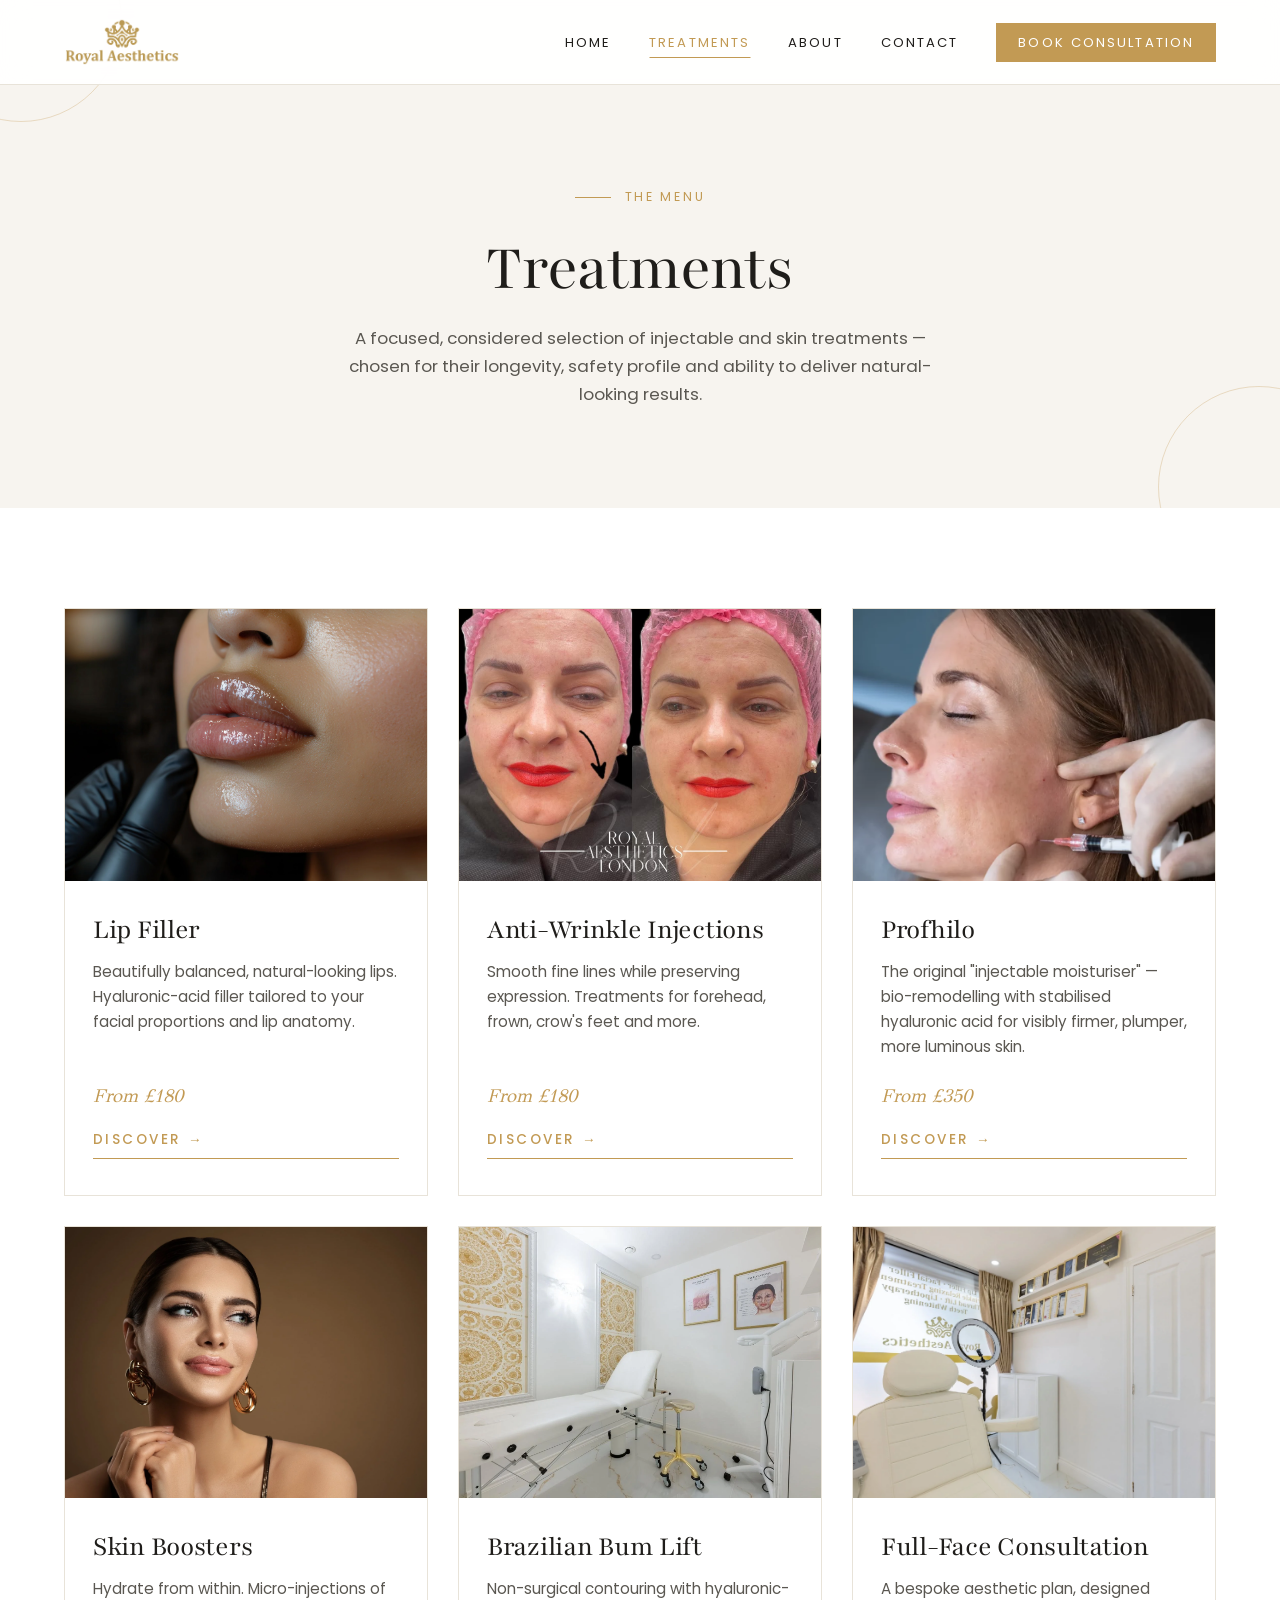
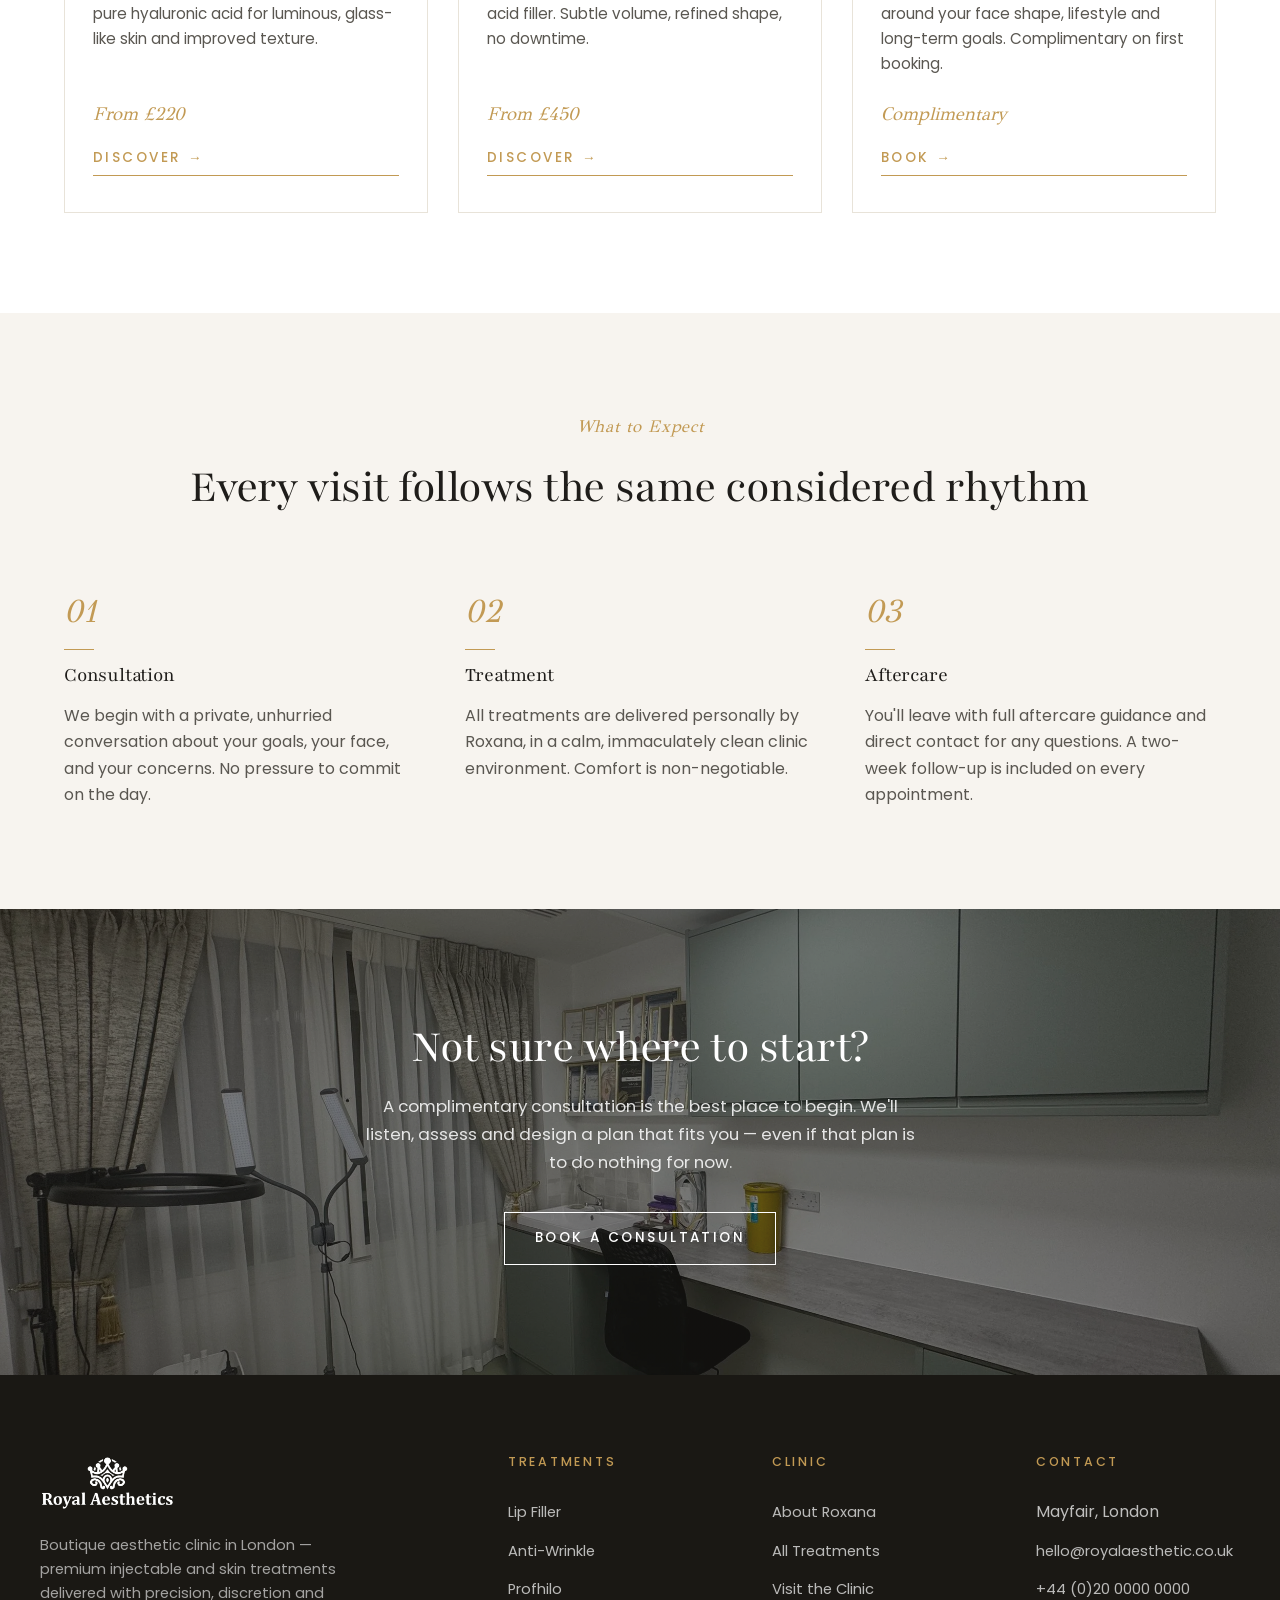
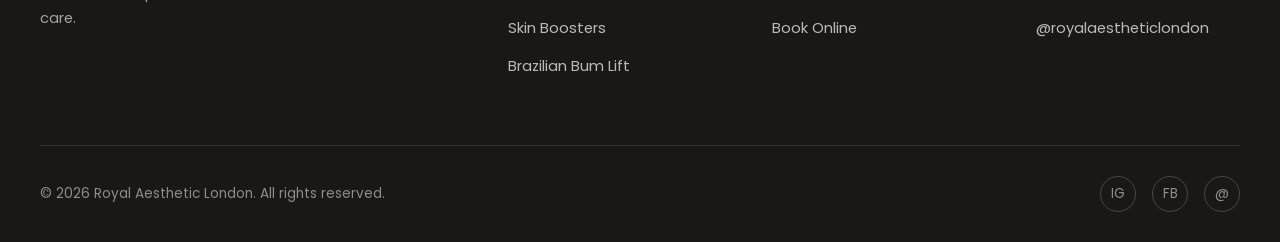
<file: treatments.html>
<!DOCTYPE html>
<html lang="en">
<head>
<meta charset="UTF-8">
<meta name="viewport" content="width=device-width, initial-scale=1.0">
<meta name="robots" content="noindex, nofollow">
<title>Treatments — Royal Aesthetic London</title>
<meta name="description" content="A curated menu of injectable and skin treatments at Royal Aesthetic London — lip filler, anti-wrinkle, Profhilo, skin boosters and more.">
<link rel="icon" href="assets/images/favicon.ico">
<link rel="preconnect" href="https://fonts.googleapis.com">
<link rel="preconnect" href="https://fonts.gstatic.com" crossorigin>
<link href="https://fonts.googleapis.com/css2?family=GFS+Didot&family=Playfair:ital,wght@0,300;0,700;1,700&family=Poppins:ital,wght@0,400;0,500;0,700;1,400&display=swap" rel="stylesheet">
<link rel="stylesheet" href="assets/css/style.css">
</head>
<body>

<nav class="nav" id="nav">
  <div class="nav-inner">
    <a href="index.html" class="nav-logo"><img src="assets/images/logo.png" alt="Royal Aesthetic London"></a>
    <ul class="nav-links">
      <li><a href="index.html">Home</a></li>
      <li><a href="treatments.html" class="active">Treatments</a></li>
      <li><a href="about.html">About</a></li>
      <li><a href="contact.html">Contact</a></li>
      <li><a href="contact.html" class="nav-cta">Book Consultation</a></li>
    </ul>
    <button class="nav-toggle" aria-label="Open menu" onclick="document.getElementById('nav').classList.toggle('nav-mobile-open')">
      <span></span><span></span><span></span>
    </button>
  </div>
</nav>

<header class="page-hero">
  <span class="eyebrow-line">The Menu</span>
  <h1>Treatments</h1>
  <p>A focused, considered selection of injectable and skin treatments — chosen for their longevity, safety profile and ability to deliver natural-looking results.</p>
</header>

<section>
  <div class="container">
    <div class="treatments">
      <article class="treatment-card">
        <div class="treatment-card-img">
          <img src="assets/images/AdobeStock_lips.jpeg" alt="Lip filler">
        </div>
        <div class="treatment-card-body">
          <h3>Lip Filler</h3>
          <p>Beautifully balanced, natural-looking lips. Hyaluronic-acid filler tailored to your facial proportions and lip anatomy.</p>
          <div class="treatment-price">From £180</div>
          <a href="treatments/lip-filler.html" class="btn-link">Discover →</a>
        </div>
      </article>

      <article class="treatment-card">
        <div class="treatment-card-img">
          <img src="assets/images/client_anti_wrinkle.jpg" alt="Anti-wrinkle treatment — client before/after">
        </div>
        <div class="treatment-card-body">
          <h3>Anti-Wrinkle Injections</h3>
          <p>Smooth fine lines while preserving expression. Treatments for forehead, frown, crow's feet and more.</p>
          <div class="treatment-price">From £180</div>
          <a href="treatments/anti-wrinkle.html" class="btn-link">Discover →</a>
        </div>
      </article>

      <article class="treatment-card">
        <div class="treatment-card-img">
          <img src="assets/images/profhilo-treatment.webp" alt="Profhilo bio-remodelling treatment">
        </div>
        <div class="treatment-card-body">
          <h3>Profhilo</h3>
          <p>The original "injectable moisturiser" — bio-remodelling with stabilised hyaluronic acid for visibly firmer, plumper, more luminous skin.</p>
          <div class="treatment-price">From £350</div>
          <a href="treatments/profhilo.html" class="btn-link">Discover →</a>
        </div>
      </article>

      <article class="treatment-card">
        <div class="treatment-card-img">
          <img src="assets/images/shutterstock_skin.jpg" alt="Skin booster">
        </div>
        <div class="treatment-card-body">
          <h3>Skin Boosters</h3>
          <p>Hydrate from within. Micro-injections of pure hyaluronic acid for luminous, glass-like skin and improved texture.</p>
          <div class="treatment-price">From £220</div>
          <a href="treatments/skin-booster.html" class="btn-link">Discover →</a>
        </div>
      </article>

      <article class="treatment-card">
        <div class="treatment-card-img">
          <img src="assets/images/IMG_0006.jpg" alt="Royal Aesthetic London treatment room">
        </div>
        <div class="treatment-card-body">
          <h3>Brazilian Bum Lift</h3>
          <p>Non-surgical contouring with hyaluronic-acid filler. Subtle volume, refined shape, no downtime.</p>
          <div class="treatment-price">From £450</div>
          <a href="treatments/bbl.html" class="btn-link">Discover →</a>
        </div>
      </article>

      <article class="treatment-card">
        <div class="treatment-card-img">
          <img src="assets/images/IMG_0002.jpg" alt="Full-face consultation">
        </div>
        <div class="treatment-card-body">
          <h3>Full-Face Consultation</h3>
          <p>A bespoke aesthetic plan, designed around your face shape, lifestyle and long-term goals. Complimentary on first booking.</p>
          <div class="treatment-price">Complimentary</div>
          <a href="contact.html" class="btn-link">Book →</a>
        </div>
      </article>
    </div>
  </div>
</section>

<section class="surface">
  <div class="container">
    <div class="section-head">
      <span class="eyebrow">What to Expect</span>
      <h2>Every visit follows the same considered rhythm</h2>
    </div>
    <div class="pillars">
      <div class="pillar">
        <span class="pillar-num">01</span>
        <h3>Consultation</h3>
        <p>We begin with a private, unhurried conversation about your goals, your face, and your concerns. No pressure to commit on the day.</p>
      </div>
      <div class="pillar">
        <span class="pillar-num">02</span>
        <h3>Treatment</h3>
        <p>All treatments are delivered personally by Roxana, in a calm, immaculately clean clinic environment. Comfort is non-negotiable.</p>
      </div>
      <div class="pillar">
        <span class="pillar-num">03</span>
        <h3>Aftercare</h3>
        <p>You'll leave with full aftercare guidance and direct contact for any questions. A two-week follow-up is included on every appointment.</p>
      </div>
    </div>
  </div>
</section>

<section class="cta-banner">
  <h2>Not sure where to start?</h2>
  <p>A complimentary consultation is the best place to begin. We'll listen, assess and design a plan that fits you — even if that plan is to do nothing for now.</p>
  <a href="contact.html" class="btn btn-outline-light">Book a Consultation</a>
</section>

<footer>
  <div class="footer-grid">
    <div class="footer-brand">
      <img src="assets/images/logo.png" alt="Royal Aesthetic London">
      <p>Boutique aesthetic clinic in London — premium injectable and skin treatments delivered with precision, discretion and care.</p>
    </div>
    <div class="footer-col">
      <h4>Treatments</h4>
      <ul>
        <li><a href="treatments/lip-filler.html">Lip Filler</a></li>
        <li><a href="treatments/anti-wrinkle.html">Anti-Wrinkle</a></li>
        <li><a href="treatments/profhilo.html">Profhilo</a></li>
        <li><a href="treatments/skin-booster.html">Skin Boosters</a></li>
        <li><a href="treatments/bbl.html">Brazilian Bum Lift</a></li>
      </ul>
    </div>
    <div class="footer-col">
      <h4>Clinic</h4>
      <ul>
        <li><a href="about.html">About Roxana</a></li>
        <li><a href="treatments.html">All Treatments</a></li>
        <li><a href="contact.html">Visit the Clinic</a></li>
        <li><a href="contact.html">Book Online</a></li>
      </ul>
    </div>
    <div class="footer-col">
      <h4>Contact</h4>
      <ul>
        <li>Mayfair, London</li>
        <li><a href="mailto:hello@royalaesthetic.co.uk">hello@royalaesthetic.co.uk</a></li>
        <li><a href="tel:+442000000000">+44 (0)20 0000 0000</a></li>
        <li><a href="https://instagram.com/royalaestheticlondon">@royalaestheticlondon</a></li>
      </ul>
    </div>
  </div>
  <div class="footer-bottom">
    <span>© 2026 Royal Aesthetic London. All rights reserved.</span>
    <div class="footer-social">
      <a href="https://instagram.com/royalaestheticlondon" aria-label="Instagram">IG</a>
      <a href="#" aria-label="Facebook">FB</a>
      <a href="mailto:hello@royalaesthetic.co.uk" aria-label="Email">@</a>
    </div>
  </div>
</footer>

</body>
</html>
</file>
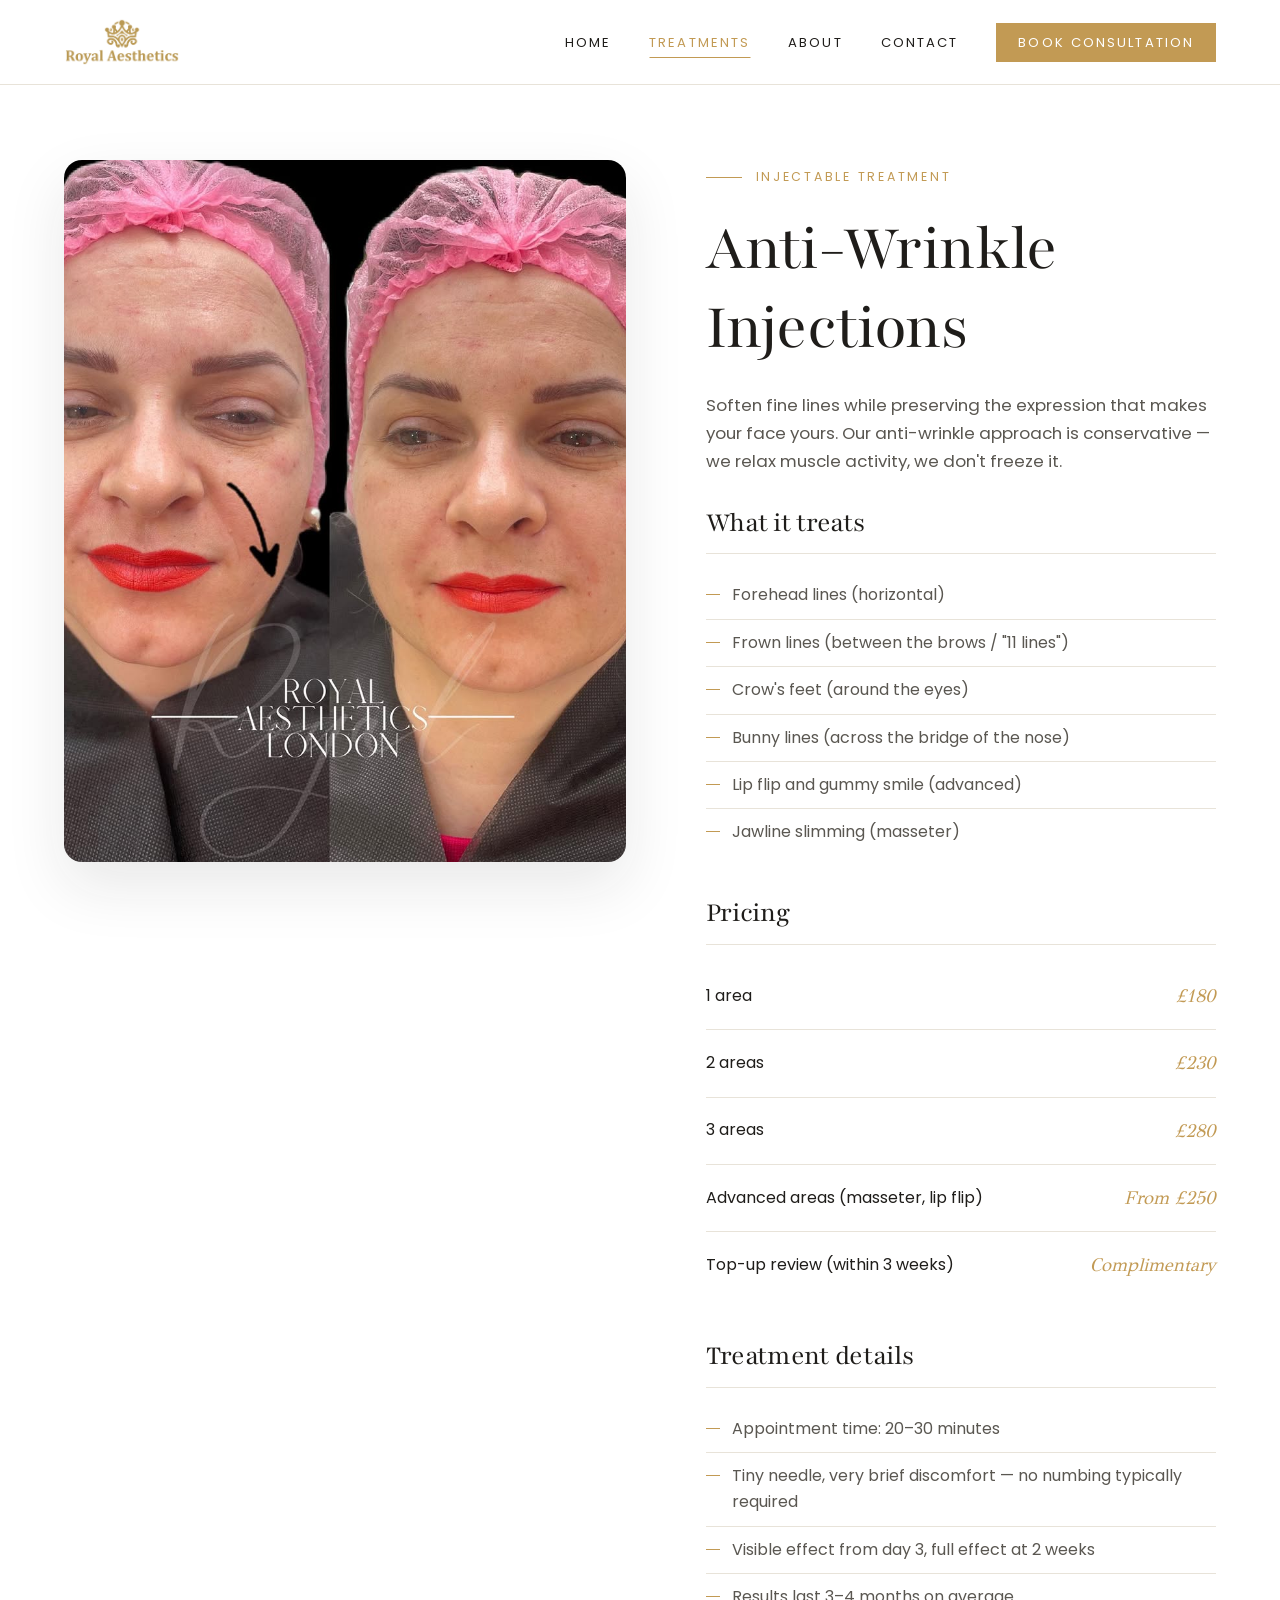
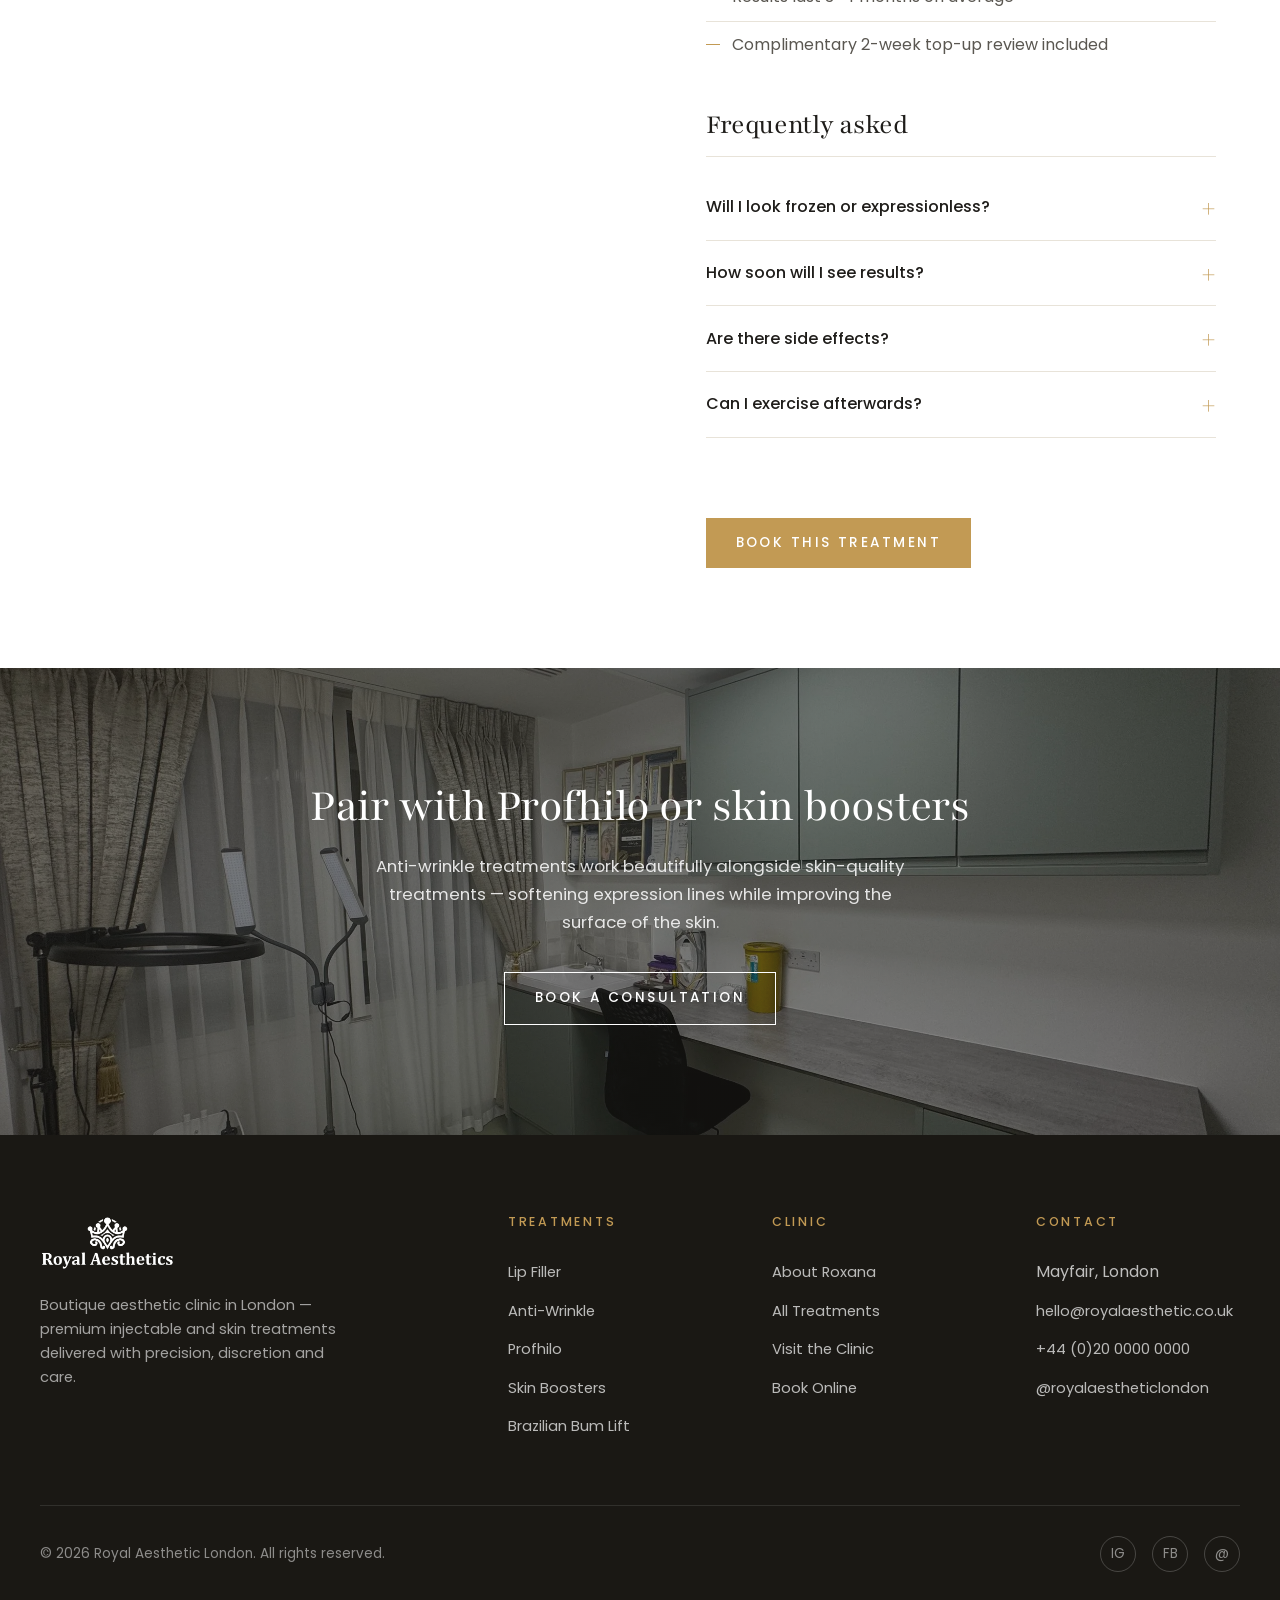
<file: treatments/anti-wrinkle.html>
<!DOCTYPE html>
<html lang="en">
<head>
<meta charset="UTF-8">
<meta name="viewport" content="width=device-width, initial-scale=1.0">
<meta name="robots" content="noindex, nofollow">
<title>Anti-Wrinkle Injections — Royal Aesthetic London</title>
<meta name="description" content="Smooth fine lines while preserving expression. Anti-wrinkle injections at Royal Aesthetic London. From £180.">
<link rel="icon" href="../assets/images/favicon.ico">
<link rel="preconnect" href="https://fonts.googleapis.com">
<link rel="preconnect" href="https://fonts.gstatic.com" crossorigin>
<link href="https://fonts.googleapis.com/css2?family=GFS+Didot&family=Playfair:ital,wght@0,300;0,700;1,700&family=Poppins:ital,wght@0,400;0,500;0,700;1,400&display=swap" rel="stylesheet">
<link rel="stylesheet" href="../assets/css/style.css">
</head>
<body>

<nav class="nav" id="nav">
  <div class="nav-inner">
    <a href="../index.html" class="nav-logo"><img src="../assets/images/logo.png" alt="Royal Aesthetic London"></a>
    <ul class="nav-links">
      <li><a href="../index.html">Home</a></li>
      <li><a href="../treatments.html" class="active">Treatments</a></li>
      <li><a href="../about.html">About</a></li>
      <li><a href="../contact.html">Contact</a></li>
      <li><a href="../contact.html" class="nav-cta">Book Consultation</a></li>
    </ul>
    <button class="nav-toggle" aria-label="Open menu" onclick="document.getElementById('nav').classList.toggle('nav-mobile-open')">
      <span></span><span></span><span></span>
    </button>
  </div>
</nav>

<section class="treatment-detail">
  <div class="container">
    <div class="treatment-detail-grid">
      <div class="treatment-detail-image">
        <img src="../assets/images/client_anti_wrinkle.jpg" alt="Anti-wrinkle treatment — client before/after">
      </div>
      <div class="treatment-detail-text">
        <span class="eyebrow-line">Injectable Treatment</span>
        <h1>Anti-Wrinkle Injections</h1>
        <p>Soften fine lines while preserving the expression that makes your face yours. Our anti-wrinkle approach is conservative — we relax muscle activity, we don't freeze it.</p>

        <div class="treatment-section">
          <h3>What it treats</h3>
          <ul>
            <li>Forehead lines (horizontal)</li>
            <li>Frown lines (between the brows / "11 lines")</li>
            <li>Crow's feet (around the eyes)</li>
            <li>Bunny lines (across the bridge of the nose)</li>
            <li>Lip flip and gummy smile (advanced)</li>
            <li>Jawline slimming (masseter)</li>
          </ul>
        </div>

        <div class="treatment-section">
          <h3>Pricing</h3>
          <table class="pricing-table">
            <tr><td>1 area</td><td>£180</td></tr>
            <tr><td>2 areas</td><td>£230</td></tr>
            <tr><td>3 areas</td><td>£280</td></tr>
            <tr><td>Advanced areas (masseter, lip flip)</td><td>From £250</td></tr>
            <tr><td>Top-up review (within 3 weeks)</td><td>Complimentary</td></tr>
          </table>
        </div>

        <div class="treatment-section">
          <h3>Treatment details</h3>
          <ul>
            <li>Appointment time: 20–30 minutes</li>
            <li>Tiny needle, very brief discomfort — no numbing typically required</li>
            <li>Visible effect from day 3, full effect at 2 weeks</li>
            <li>Results last 3–4 months on average</li>
            <li>Complimentary 2-week top-up review included</li>
          </ul>
        </div>

        <div class="treatment-section">
          <h3>Frequently asked</h3>
          <div class="faq">
            <details>
              <summary>Will I look frozen or expressionless?</summary>
              <p>No. We deliberately use conservative dosing so your expression is softened, not lost. Many clients say no one can tell they have had anything done — they just look more rested.</p>
            </details>
            <details>
              <summary>How soon will I see results?</summary>
              <p>You'll begin to notice the effect at day 3, with the full result visible at two weeks. We always book a complimentary review at this point to fine-tune if needed.</p>
            </details>
            <details>
              <summary>Are there side effects?</summary>
              <p>Mild bruising or pinpoint redness at the injection site is possible, usually fading within 24 hours. Serious side effects are very rare in trained, experienced hands.</p>
            </details>
            <details>
              <summary>Can I exercise afterwards?</summary>
              <p>We ask you to avoid intense exercise, lying flat, hot saunas and alcohol for the rest of the day. Normal activity from the next morning is fine.</p>
            </details>
          </div>
        </div>

        <a href="../contact.html" class="btn btn-primary mt-lg">Book this treatment</a>
      </div>
    </div>
  </div>
</section>

<section class="cta-banner">
  <h2>Pair with Profhilo or skin boosters</h2>
  <p>Anti-wrinkle treatments work beautifully alongside skin-quality treatments — softening expression lines while improving the surface of the skin.</p>
  <a href="../contact.html" class="btn btn-outline-light">Book a Consultation</a>
</section>

<footer>
  <div class="footer-grid">
    <div class="footer-brand">
      <img src="../assets/images/logo.png" alt="Royal Aesthetic London">
      <p>Boutique aesthetic clinic in London — premium injectable and skin treatments delivered with precision, discretion and care.</p>
    </div>
    <div class="footer-col">
      <h4>Treatments</h4>
      <ul>
        <li><a href="lip-filler.html">Lip Filler</a></li>
        <li><a href="anti-wrinkle.html">Anti-Wrinkle</a></li>
        <li><a href="profhilo.html">Profhilo</a></li>
        <li><a href="skin-booster.html">Skin Boosters</a></li>
        <li><a href="bbl.html">Brazilian Bum Lift</a></li>
      </ul>
    </div>
    <div class="footer-col">
      <h4>Clinic</h4>
      <ul>
        <li><a href="../about.html">About Roxana</a></li>
        <li><a href="../treatments.html">All Treatments</a></li>
        <li><a href="../contact.html">Visit the Clinic</a></li>
        <li><a href="../contact.html">Book Online</a></li>
      </ul>
    </div>
    <div class="footer-col">
      <h4>Contact</h4>
      <ul>
        <li>Mayfair, London</li>
        <li><a href="mailto:hello@royalaesthetic.co.uk">hello@royalaesthetic.co.uk</a></li>
        <li><a href="tel:+442000000000">+44 (0)20 0000 0000</a></li>
        <li><a href="https://instagram.com/royalaestheticlondon">@royalaestheticlondon</a></li>
      </ul>
    </div>
  </div>
  <div class="footer-bottom">
    <span>© 2026 Royal Aesthetic London. All rights reserved.</span>
    <div class="footer-social">
      <a href="https://instagram.com/royalaestheticlondon" aria-label="Instagram">IG</a>
      <a href="#" aria-label="Facebook">FB</a>
      <a href="mailto:hello@royalaesthetic.co.uk" aria-label="Email">@</a>
    </div>
  </div>
</footer>

</body>
</html>
</file>
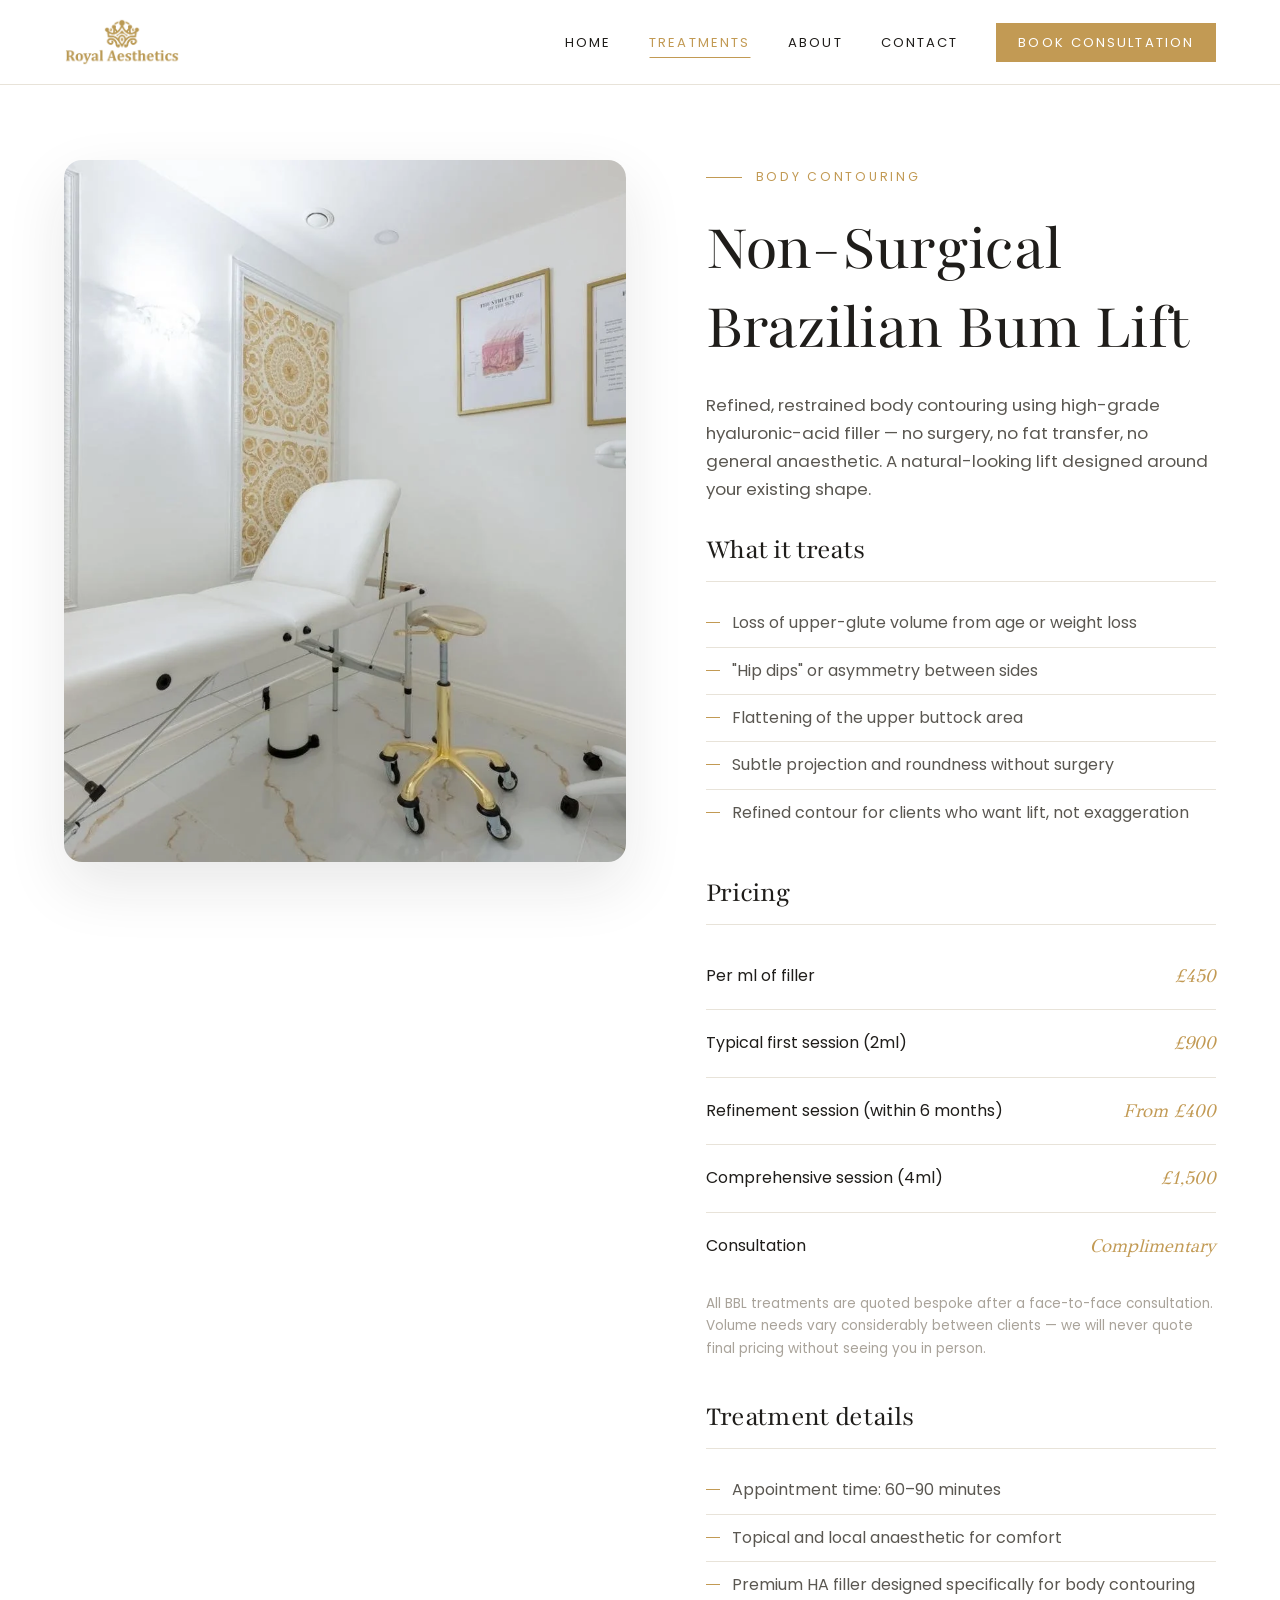
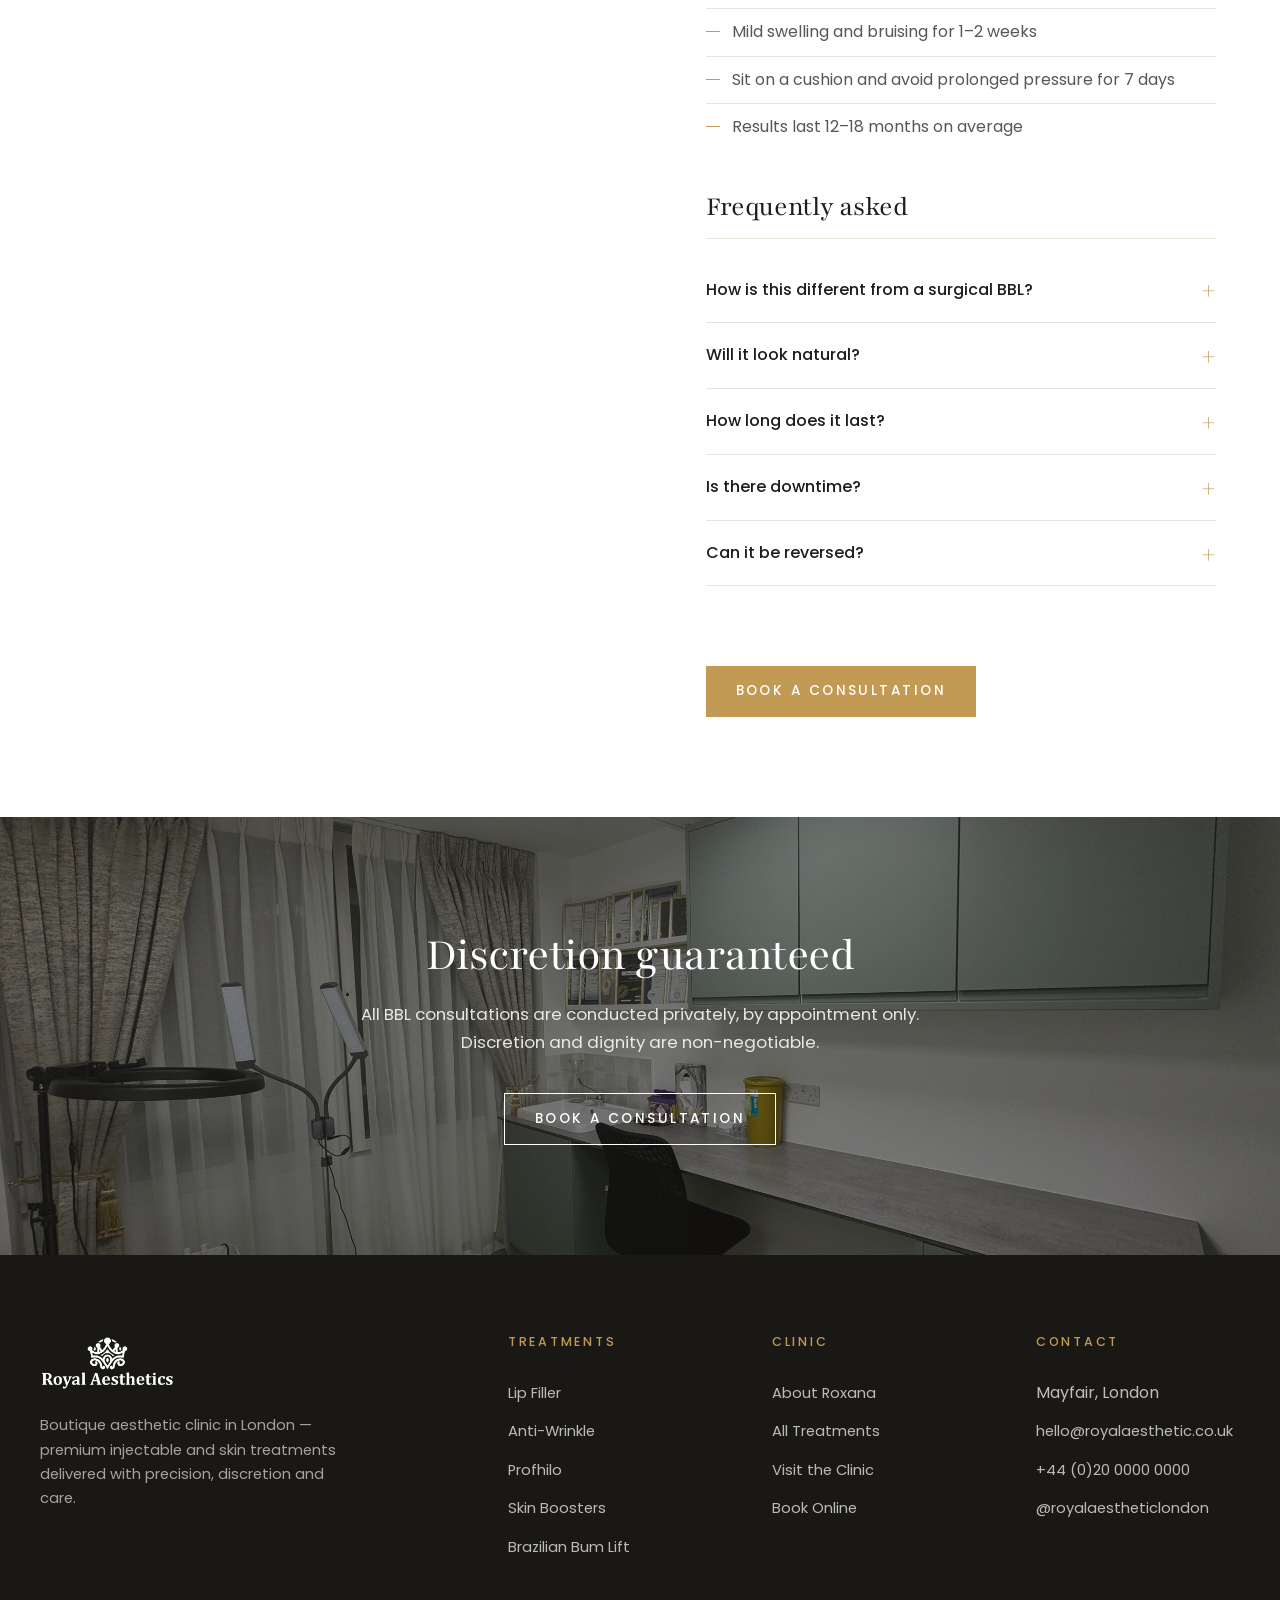
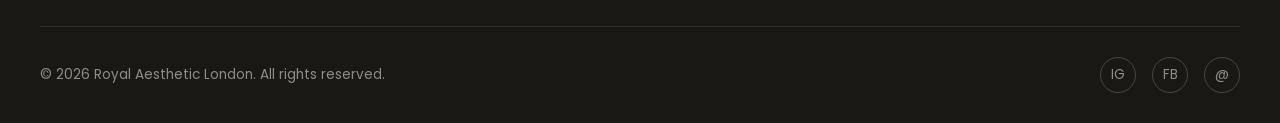
<file: treatments/bbl.html>
<!DOCTYPE html>
<html lang="en">
<head>
<meta charset="UTF-8">
<meta name="viewport" content="width=device-width, initial-scale=1.0">
<meta name="robots" content="noindex, nofollow">
<title>Brazilian Bum Lift — Royal Aesthetic London</title>
<meta name="description" content="Non-surgical Brazilian Bum Lift at Royal Aesthetic London. Subtle hyaluronic-acid contouring, no downtime. From £450 per ml.">
<link rel="icon" href="../assets/images/favicon.ico">
<link rel="preconnect" href="https://fonts.googleapis.com">
<link rel="preconnect" href="https://fonts.gstatic.com" crossorigin>
<link href="https://fonts.googleapis.com/css2?family=GFS+Didot&family=Playfair:ital,wght@0,300;0,700;1,700&family=Poppins:ital,wght@0,400;0,500;0,700;1,400&display=swap" rel="stylesheet">
<link rel="stylesheet" href="../assets/css/style.css">
</head>
<body>

<nav class="nav" id="nav">
  <div class="nav-inner">
    <a href="../index.html" class="nav-logo"><img src="../assets/images/logo.png" alt="Royal Aesthetic London"></a>
    <ul class="nav-links">
      <li><a href="../index.html">Home</a></li>
      <li><a href="../treatments.html" class="active">Treatments</a></li>
      <li><a href="../about.html">About</a></li>
      <li><a href="../contact.html">Contact</a></li>
      <li><a href="../contact.html" class="nav-cta">Book Consultation</a></li>
    </ul>
    <button class="nav-toggle" aria-label="Open menu" onclick="document.getElementById('nav').classList.toggle('nav-mobile-open')">
      <span></span><span></span><span></span>
    </button>
  </div>
</nav>

<section class="treatment-detail">
  <div class="container">
    <div class="treatment-detail-grid">
      <div class="treatment-detail-image">
        <img src="../assets/images/IMG_0006.jpg" alt="Royal Aesthetic London treatment room">
      </div>
      <div class="treatment-detail-text">
        <span class="eyebrow-line">Body Contouring</span>
        <h1>Non-Surgical Brazilian Bum Lift</h1>
        <p>Refined, restrained body contouring using high-grade hyaluronic-acid filler — no surgery, no fat transfer, no general anaesthetic. A natural-looking lift designed around your existing shape.</p>

        <div class="treatment-section">
          <h3>What it treats</h3>
          <ul>
            <li>Loss of upper-glute volume from age or weight loss</li>
            <li>"Hip dips" or asymmetry between sides</li>
            <li>Flattening of the upper buttock area</li>
            <li>Subtle projection and roundness without surgery</li>
            <li>Refined contour for clients who want lift, not exaggeration</li>
          </ul>
        </div>

        <div class="treatment-section">
          <h3>Pricing</h3>
          <table class="pricing-table">
            <tr><td>Per ml of filler</td><td>£450</td></tr>
            <tr><td>Typical first session (2ml)</td><td>£900</td></tr>
            <tr><td>Refinement session (within 6 months)</td><td>From £400</td></tr>
            <tr><td>Comprehensive session (4ml)</td><td>£1,500</td></tr>
            <tr><td>Consultation</td><td>Complimentary</td></tr>
          </table>
          <p style="margin-top: 14px; font-size: 0.85rem; color: var(--muted);">All BBL treatments are quoted bespoke after a face-to-face consultation. Volume needs vary considerably between clients — we will never quote final pricing without seeing you in person.</p>
        </div>

        <div class="treatment-section">
          <h3>Treatment details</h3>
          <ul>
            <li>Appointment time: 60–90 minutes</li>
            <li>Topical and local anaesthetic for comfort</li>
            <li>Premium HA filler designed specifically for body contouring</li>
            <li>Mild swelling and bruising for 1–2 weeks</li>
            <li>Sit on a cushion and avoid prolonged pressure for 7 days</li>
            <li>Results last 12–18 months on average</li>
          </ul>
        </div>

        <div class="treatment-section">
          <h3>Frequently asked</h3>
          <div class="faq">
            <details>
              <summary>How is this different from a surgical BBL?</summary>
              <p>Surgical BBL involves transferring fat under general anaesthetic — significant cost, recovery and risk. Our HA-based approach is far more conservative: non-surgical, walk-in walk-out, designed for refinement rather than dramatic transformation.</p>
            </details>
            <details>
              <summary>Will it look natural?</summary>
              <p>Roxana works conservatively, often building over more than one session. We will never inject more than your anatomy can comfortably accommodate. You should look like a more refined version of your shape — not someone else.</p>
            </details>
            <details>
              <summary>How long does it last?</summary>
              <p>Results typically last 12–18 months. Top-ups can be smaller and less expensive than the initial session, as the area retains some volume each time.</p>
            </details>
            <details>
              <summary>Is there downtime?</summary>
              <p>Mild swelling and possible bruising for 1–2 weeks. We ask you to avoid prolonged sitting, intense exercise, hot saunas and tight-fitting clothing for the first 7 days. Most clients return to gentle work the next day.</p>
            </details>
            <details>
              <summary>Can it be reversed?</summary>
              <p>Yes — HA filler can be safely dissolved with hyaluronidase. This is one of the key safety advantages over fat transfer or permanent fillers.</p>
            </details>
          </div>
        </div>

        <a href="../contact.html" class="btn btn-primary mt-lg">Book a consultation</a>
      </div>
    </div>
  </div>
</section>

<section class="cta-banner">
  <h2>Discretion guaranteed</h2>
  <p>All BBL consultations are conducted privately, by appointment only. Discretion and dignity are non-negotiable.</p>
  <a href="../contact.html" class="btn btn-outline-light">Book a Consultation</a>
</section>

<footer>
  <div class="footer-grid">
    <div class="footer-brand">
      <img src="../assets/images/logo.png" alt="Royal Aesthetic London">
      <p>Boutique aesthetic clinic in London — premium injectable and skin treatments delivered with precision, discretion and care.</p>
    </div>
    <div class="footer-col">
      <h4>Treatments</h4>
      <ul>
        <li><a href="lip-filler.html">Lip Filler</a></li>
        <li><a href="anti-wrinkle.html">Anti-Wrinkle</a></li>
        <li><a href="profhilo.html">Profhilo</a></li>
        <li><a href="skin-booster.html">Skin Boosters</a></li>
        <li><a href="bbl.html">Brazilian Bum Lift</a></li>
      </ul>
    </div>
    <div class="footer-col">
      <h4>Clinic</h4>
      <ul>
        <li><a href="../about.html">About Roxana</a></li>
        <li><a href="../treatments.html">All Treatments</a></li>
        <li><a href="../contact.html">Visit the Clinic</a></li>
        <li><a href="../contact.html">Book Online</a></li>
      </ul>
    </div>
    <div class="footer-col">
      <h4>Contact</h4>
      <ul>
        <li>Mayfair, London</li>
        <li><a href="mailto:hello@royalaesthetic.co.uk">hello@royalaesthetic.co.uk</a></li>
        <li><a href="tel:+442000000000">+44 (0)20 0000 0000</a></li>
        <li><a href="https://instagram.com/royalaestheticlondon">@royalaestheticlondon</a></li>
      </ul>
    </div>
  </div>
  <div class="footer-bottom">
    <span>© 2026 Royal Aesthetic London. All rights reserved.</span>
    <div class="footer-social">
      <a href="https://instagram.com/royalaestheticlondon" aria-label="Instagram">IG</a>
      <a href="#" aria-label="Facebook">FB</a>
      <a href="mailto:hello@royalaesthetic.co.uk" aria-label="Email">@</a>
    </div>
  </div>
</footer>

</body>
</html>
</file>
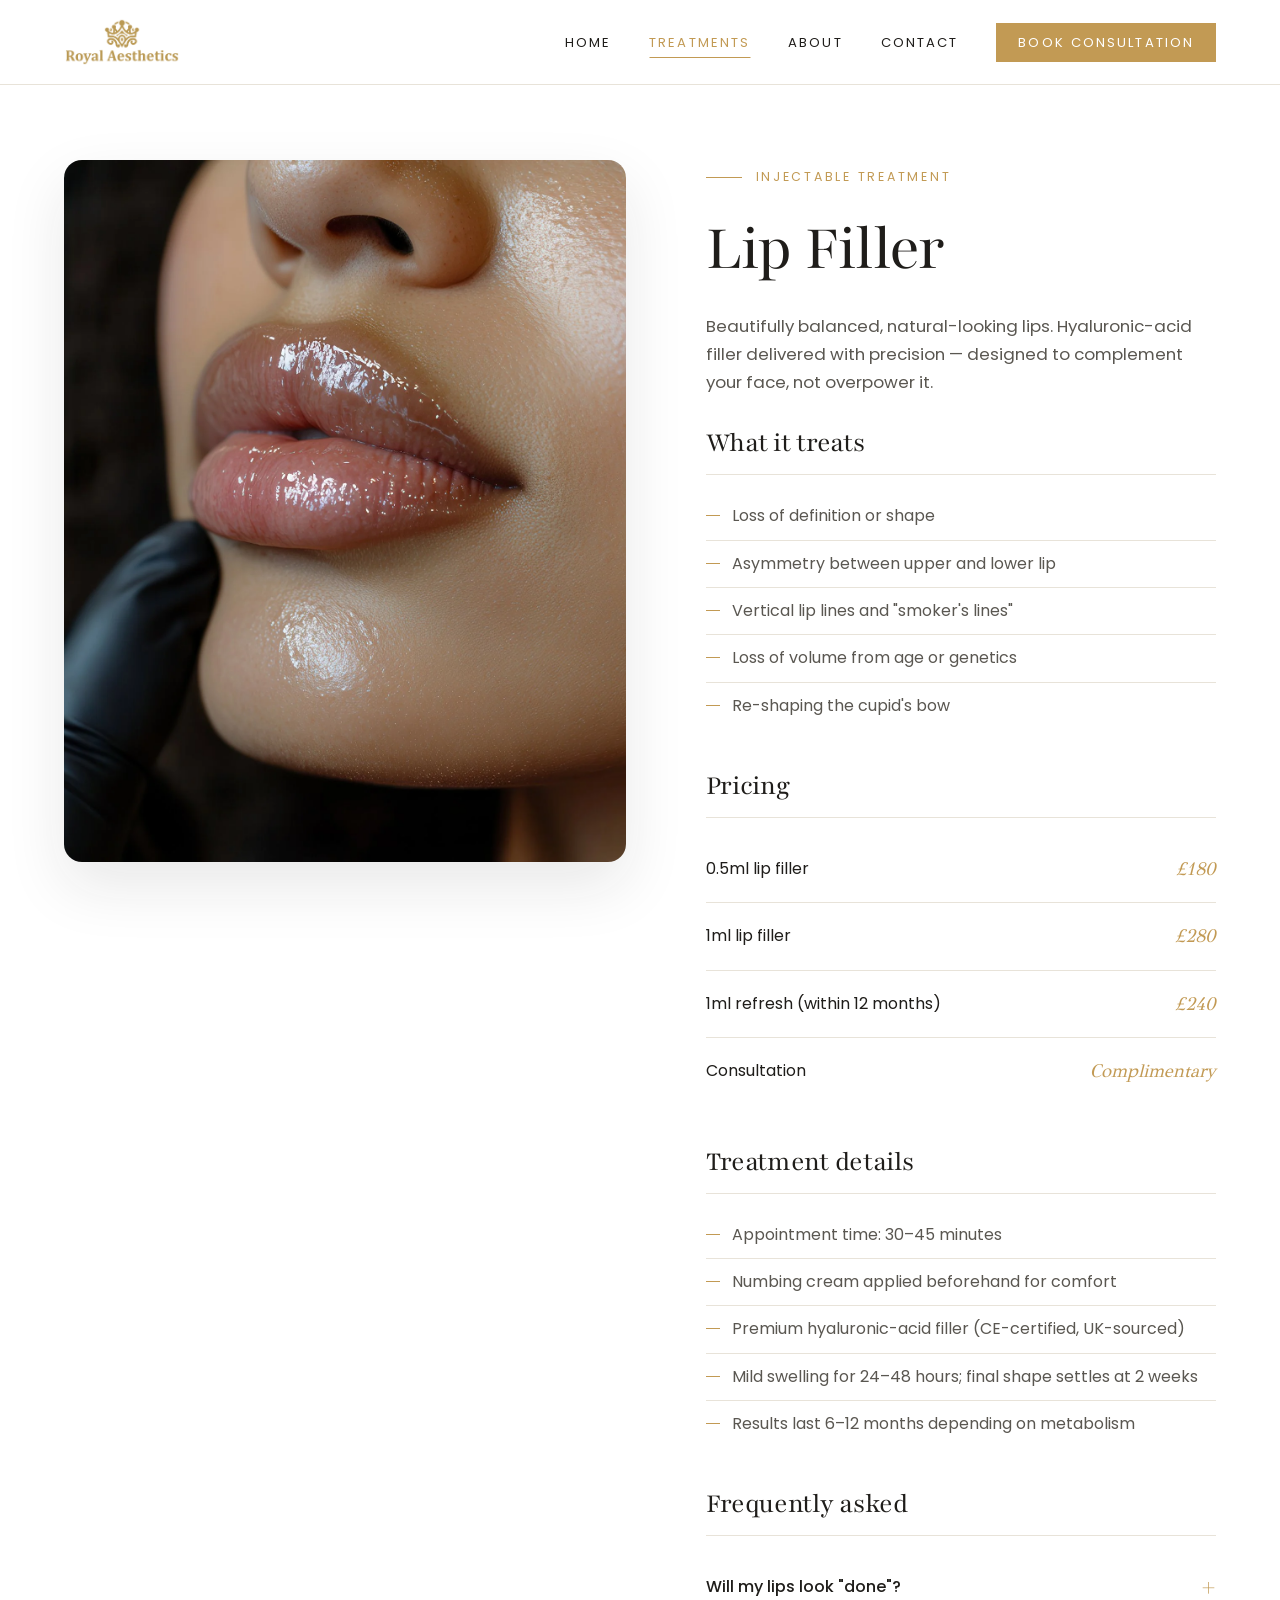
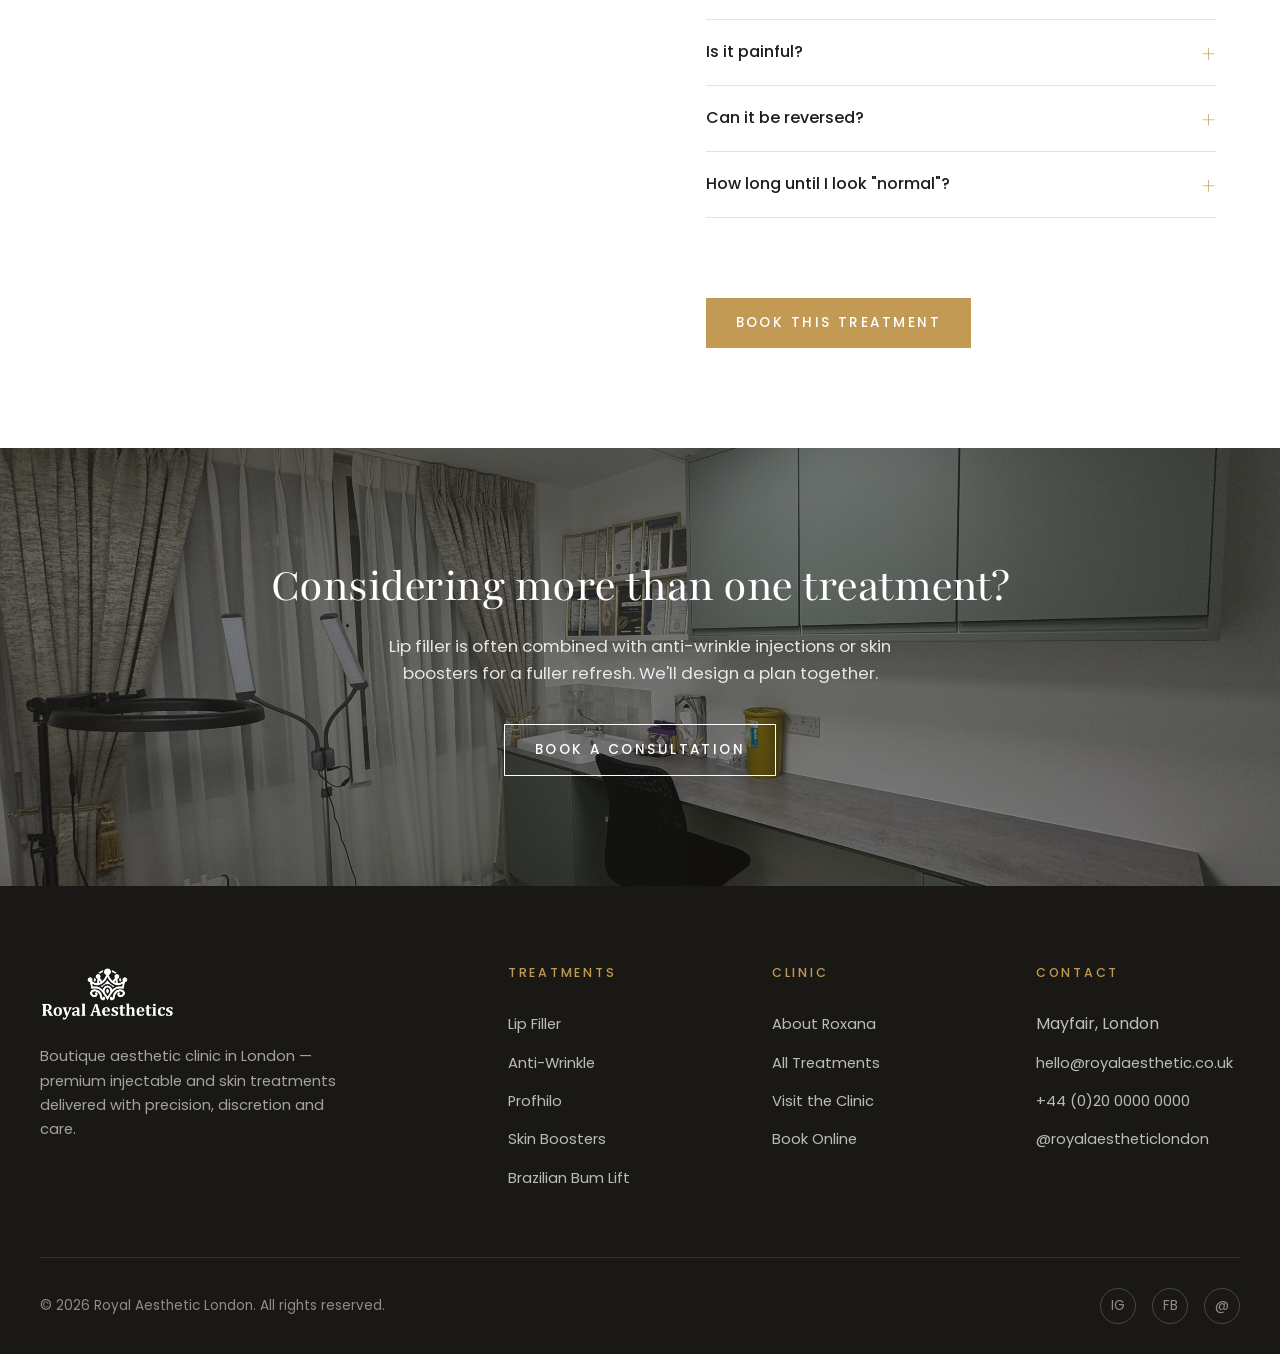
<file: treatments/lip-filler.html>
<!DOCTYPE html>
<html lang="en">
<head>
<meta charset="UTF-8">
<meta name="viewport" content="width=device-width, initial-scale=1.0">
<meta name="robots" content="noindex, nofollow">
<title>Lip Filler — Royal Aesthetic London</title>
<meta name="description" content="Subtle, balanced lip enhancement with hyaluronic acid filler at Royal Aesthetic London. Tailored to your facial proportions. From £180.">
<link rel="icon" href="../assets/images/favicon.ico">
<link rel="preconnect" href="https://fonts.googleapis.com">
<link rel="preconnect" href="https://fonts.gstatic.com" crossorigin>
<link href="https://fonts.googleapis.com/css2?family=GFS+Didot&family=Playfair:ital,wght@0,300;0,700;1,700&family=Poppins:ital,wght@0,400;0,500;0,700;1,400&display=swap" rel="stylesheet">
<link rel="stylesheet" href="../assets/css/style.css">
</head>
<body>

<nav class="nav" id="nav">
  <div class="nav-inner">
    <a href="../index.html" class="nav-logo"><img src="../assets/images/logo.png" alt="Royal Aesthetic London"></a>
    <ul class="nav-links">
      <li><a href="../index.html">Home</a></li>
      <li><a href="../treatments.html" class="active">Treatments</a></li>
      <li><a href="../about.html">About</a></li>
      <li><a href="../contact.html">Contact</a></li>
      <li><a href="../contact.html" class="nav-cta">Book Consultation</a></li>
    </ul>
    <button class="nav-toggle" aria-label="Open menu" onclick="document.getElementById('nav').classList.toggle('nav-mobile-open')">
      <span></span><span></span><span></span>
    </button>
  </div>
</nav>

<section class="treatment-detail">
  <div class="container">
    <div class="treatment-detail-grid">
      <div class="treatment-detail-image">
        <img src="../assets/images/AdobeStock_lips.jpeg" alt="Lip filler treatment">
      </div>
      <div class="treatment-detail-text">
        <span class="eyebrow-line">Injectable Treatment</span>
        <h1>Lip Filler</h1>
        <p>Beautifully balanced, natural-looking lips. Hyaluronic-acid filler delivered with precision — designed to complement your face, not overpower it.</p>

        <div class="treatment-section">
          <h3>What it treats</h3>
          <ul>
            <li>Loss of definition or shape</li>
            <li>Asymmetry between upper and lower lip</li>
            <li>Vertical lip lines and "smoker's lines"</li>
            <li>Loss of volume from age or genetics</li>
            <li>Re-shaping the cupid's bow</li>
          </ul>
        </div>

        <div class="treatment-section">
          <h3>Pricing</h3>
          <table class="pricing-table">
            <tr><td>0.5ml lip filler</td><td>£180</td></tr>
            <tr><td>1ml lip filler</td><td>£280</td></tr>
            <tr><td>1ml refresh (within 12 months)</td><td>£240</td></tr>
            <tr><td>Consultation</td><td>Complimentary</td></tr>
          </table>
        </div>

        <div class="treatment-section">
          <h3>Treatment details</h3>
          <ul>
            <li>Appointment time: 30–45 minutes</li>
            <li>Numbing cream applied beforehand for comfort</li>
            <li>Premium hyaluronic-acid filler (CE-certified, UK-sourced)</li>
            <li>Mild swelling for 24–48 hours; final shape settles at 2 weeks</li>
            <li>Results last 6–12 months depending on metabolism</li>
          </ul>
        </div>

        <div class="treatment-section">
          <h3>Frequently asked</h3>
          <div class="faq">
            <details>
              <summary>Will my lips look "done"?</summary>
              <p>Not under our care. Roxana works conservatively, building gradually if needed. We'd rather you came back for more than over-fill once.</p>
            </details>
            <details>
              <summary>Is it painful?</summary>
              <p>Most clients describe it as a small pinch and pressure rather than pain. Numbing cream is applied before treatment, and the filler itself contains lidocaine.</p>
            </details>
            <details>
              <summary>Can it be reversed?</summary>
              <p>Yes. Hyaluronic-acid filler can be safely dissolved with hyaluronidase if you ever change your mind.</p>
            </details>
            <details>
              <summary>How long until I look "normal"?</summary>
              <p>Initial swelling settles in 24–48 hours. The final shape is visible at around 2 weeks once the filler has integrated.</p>
            </details>
          </div>
        </div>

        <a href="../contact.html" class="btn btn-primary mt-lg">Book this treatment</a>
      </div>
    </div>
  </div>
</section>

<section class="cta-banner">
  <h2>Considering more than one treatment?</h2>
  <p>Lip filler is often combined with anti-wrinkle injections or skin boosters for a fuller refresh. We'll design a plan together.</p>
  <a href="../contact.html" class="btn btn-outline-light">Book a Consultation</a>
</section>

<footer>
  <div class="footer-grid">
    <div class="footer-brand">
      <img src="../assets/images/logo.png" alt="Royal Aesthetic London">
      <p>Boutique aesthetic clinic in London — premium injectable and skin treatments delivered with precision, discretion and care.</p>
    </div>
    <div class="footer-col">
      <h4>Treatments</h4>
      <ul>
        <li><a href="lip-filler.html">Lip Filler</a></li>
        <li><a href="anti-wrinkle.html">Anti-Wrinkle</a></li>
        <li><a href="profhilo.html">Profhilo</a></li>
        <li><a href="skin-booster.html">Skin Boosters</a></li>
        <li><a href="bbl.html">Brazilian Bum Lift</a></li>
      </ul>
    </div>
    <div class="footer-col">
      <h4>Clinic</h4>
      <ul>
        <li><a href="../about.html">About Roxana</a></li>
        <li><a href="../treatments.html">All Treatments</a></li>
        <li><a href="../contact.html">Visit the Clinic</a></li>
        <li><a href="../contact.html">Book Online</a></li>
      </ul>
    </div>
    <div class="footer-col">
      <h4>Contact</h4>
      <ul>
        <li>Mayfair, London</li>
        <li><a href="mailto:hello@royalaesthetic.co.uk">hello@royalaesthetic.co.uk</a></li>
        <li><a href="tel:+442000000000">+44 (0)20 0000 0000</a></li>
        <li><a href="https://instagram.com/royalaestheticlondon">@royalaestheticlondon</a></li>
      </ul>
    </div>
  </div>
  <div class="footer-bottom">
    <span>© 2026 Royal Aesthetic London. All rights reserved.</span>
    <div class="footer-social">
      <a href="https://instagram.com/royalaestheticlondon" aria-label="Instagram">IG</a>
      <a href="#" aria-label="Facebook">FB</a>
      <a href="mailto:hello@royalaesthetic.co.uk" aria-label="Email">@</a>
    </div>
  </div>
</footer>

</body>
</html>
</file>
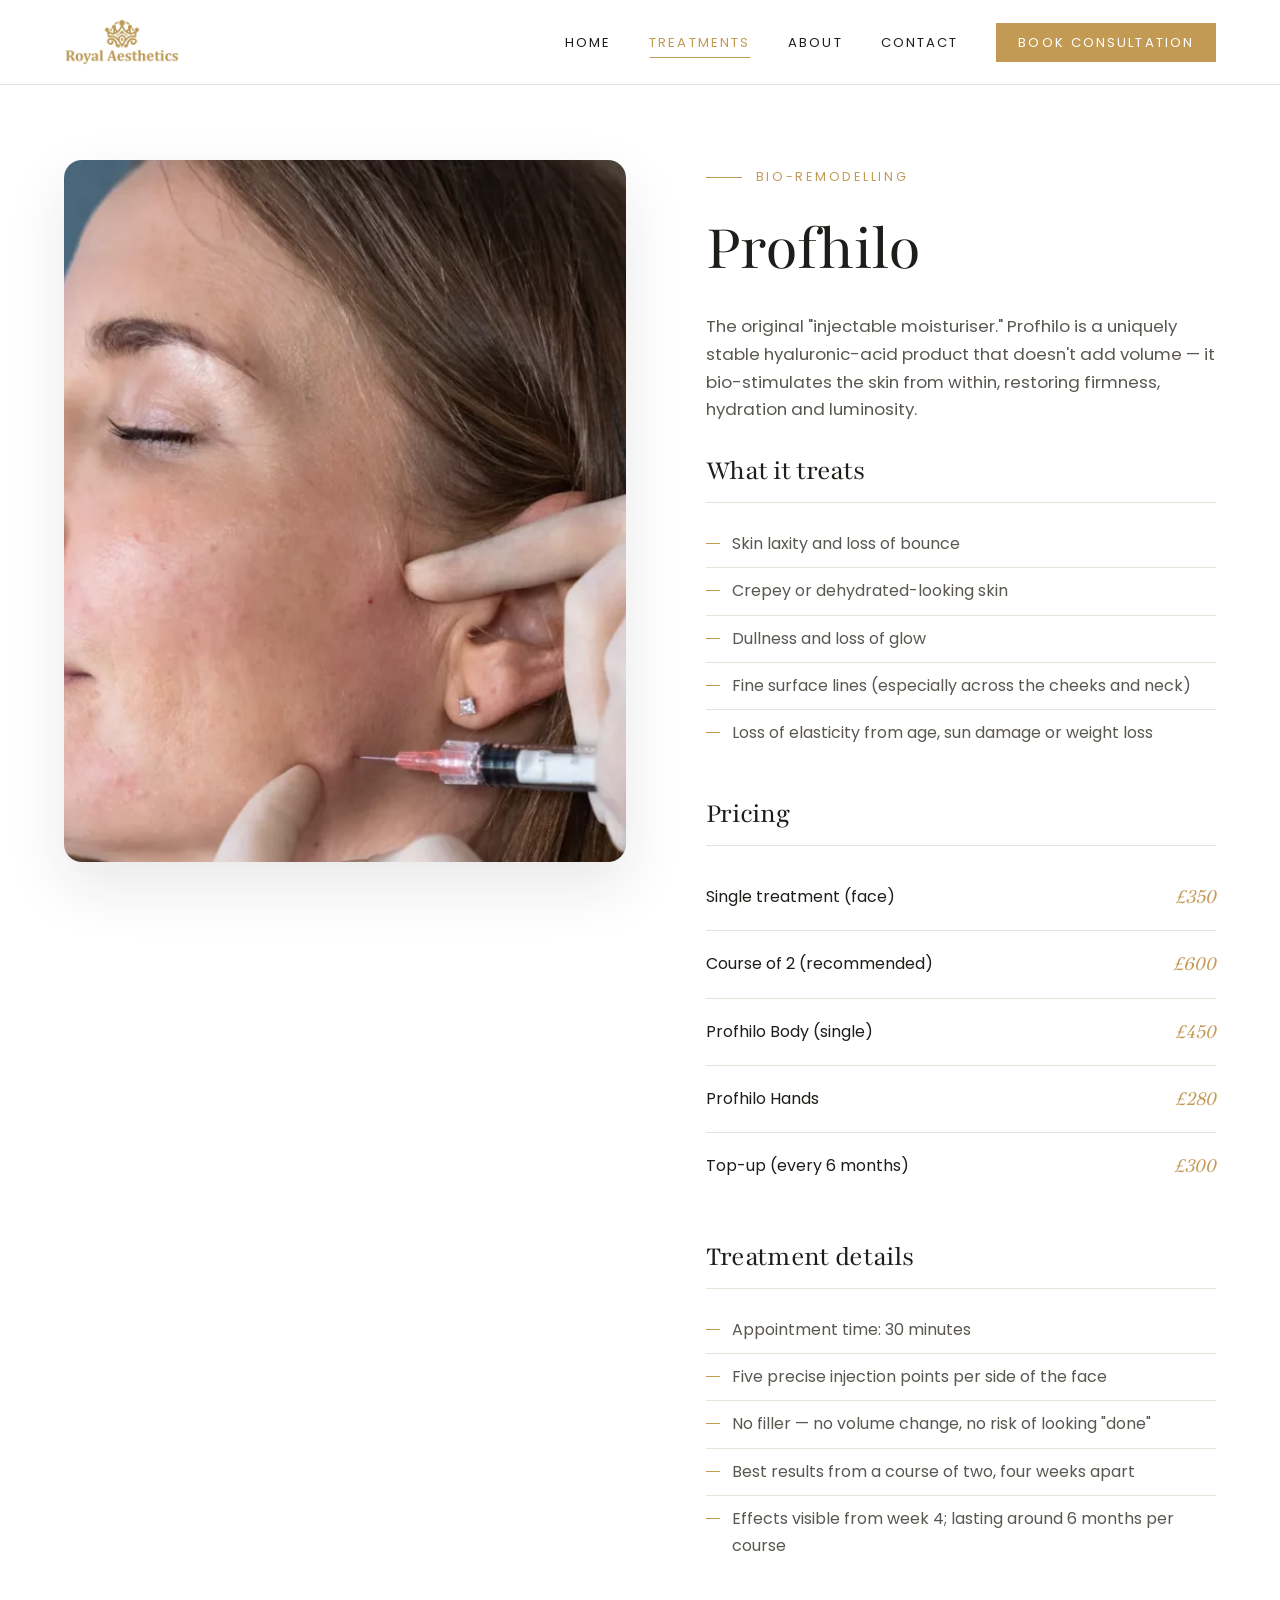
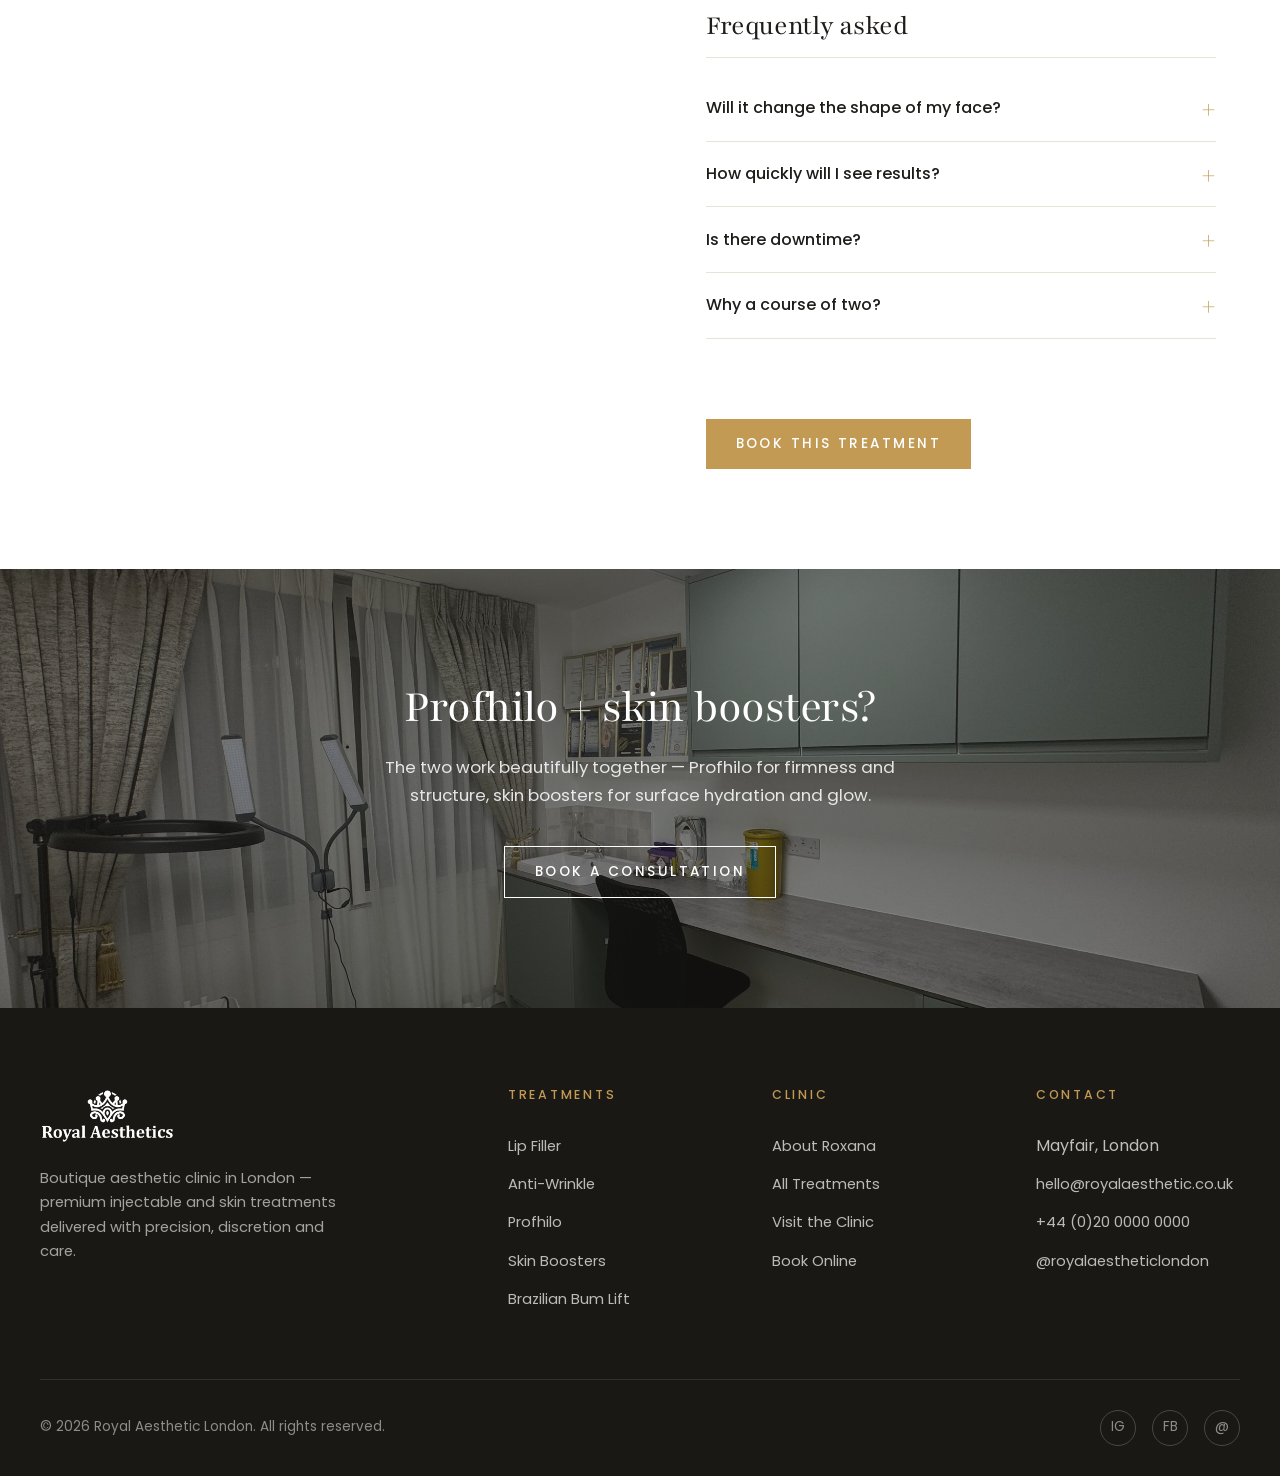
<file: treatments/profhilo.html>
<!DOCTYPE html>
<html lang="en">
<head>
<meta charset="UTF-8">
<meta name="viewport" content="width=device-width, initial-scale=1.0">
<meta name="robots" content="noindex, nofollow">
<title>Profhilo — Royal Aesthetic London</title>
<meta name="description" content="Profhilo bio-remodelling at Royal Aesthetic London. The original injectable moisturiser — for visibly firmer, plumper, more luminous skin. From £350.">
<link rel="icon" href="../assets/images/favicon.ico">
<link rel="preconnect" href="https://fonts.googleapis.com">
<link rel="preconnect" href="https://fonts.gstatic.com" crossorigin>
<link href="https://fonts.googleapis.com/css2?family=GFS+Didot&family=Playfair:ital,wght@0,300;0,700;1,700&family=Poppins:ital,wght@0,400;0,500;0,700;1,400&display=swap" rel="stylesheet">
<link rel="stylesheet" href="../assets/css/style.css">
</head>
<body>

<nav class="nav" id="nav">
  <div class="nav-inner">
    <a href="../index.html" class="nav-logo"><img src="../assets/images/logo.png" alt="Royal Aesthetic London"></a>
    <ul class="nav-links">
      <li><a href="../index.html">Home</a></li>
      <li><a href="../treatments.html" class="active">Treatments</a></li>
      <li><a href="../about.html">About</a></li>
      <li><a href="../contact.html">Contact</a></li>
      <li><a href="../contact.html" class="nav-cta">Book Consultation</a></li>
    </ul>
    <button class="nav-toggle" aria-label="Open menu" onclick="document.getElementById('nav').classList.toggle('nav-mobile-open')">
      <span></span><span></span><span></span>
    </button>
  </div>
</nav>

<section class="treatment-detail">
  <div class="container">
    <div class="treatment-detail-grid">
      <div class="treatment-detail-image">
        <img src="../assets/images/profhilo-treatment.webp" alt="Profhilo bio-remodelling treatment">
      </div>
      <div class="treatment-detail-text">
        <span class="eyebrow-line">Bio-Remodelling</span>
        <h1>Profhilo</h1>
        <p>The original "injectable moisturiser." Profhilo is a uniquely stable hyaluronic-acid product that doesn't add volume — it bio-stimulates the skin from within, restoring firmness, hydration and luminosity.</p>

        <div class="treatment-section">
          <h3>What it treats</h3>
          <ul>
            <li>Skin laxity and loss of bounce</li>
            <li>Crepey or dehydrated-looking skin</li>
            <li>Dullness and loss of glow</li>
            <li>Fine surface lines (especially across the cheeks and neck)</li>
            <li>Loss of elasticity from age, sun damage or weight loss</li>
          </ul>
        </div>

        <div class="treatment-section">
          <h3>Pricing</h3>
          <table class="pricing-table">
            <tr><td>Single treatment (face)</td><td>£350</td></tr>
            <tr><td>Course of 2 (recommended)</td><td>£600</td></tr>
            <tr><td>Profhilo Body (single)</td><td>£450</td></tr>
            <tr><td>Profhilo Hands</td><td>£280</td></tr>
            <tr><td>Top-up (every 6 months)</td><td>£300</td></tr>
          </table>
        </div>

        <div class="treatment-section">
          <h3>Treatment details</h3>
          <ul>
            <li>Appointment time: 30 minutes</li>
            <li>Five precise injection points per side of the face</li>
            <li>No filler — no volume change, no risk of looking "done"</li>
            <li>Best results from a course of two, four weeks apart</li>
            <li>Effects visible from week 4; lasting around 6 months per course</li>
          </ul>
        </div>

        <div class="treatment-section">
          <h3>Frequently asked</h3>
          <div class="faq">
            <details>
              <summary>Will it change the shape of my face?</summary>
              <p>No. Unlike traditional filler, Profhilo spreads under the skin to bio-stimulate collagen and elastin. It firms and hydrates without altering volume or shape.</p>
            </details>
            <details>
              <summary>How quickly will I see results?</summary>
              <p>Subtle hydration improvements appear within a week. The full firming and luminosity effect develops over 4–8 weeks, especially after the second treatment.</p>
            </details>
            <details>
              <summary>Is there downtime?</summary>
              <p>Five small bumps appear at the injection points and settle within 12–24 hours. Most clients return to normal life immediately, with light makeup possible the next day.</p>
            </details>
            <details>
              <summary>Why a course of two?</summary>
              <p>Profhilo is engineered to release in two phases. The second treatment four weeks later compounds the bio-stimulation effect — a single session does not deliver the full result.</p>
            </details>
          </div>
        </div>

        <a href="../contact.html" class="btn btn-primary mt-lg">Book this treatment</a>
      </div>
    </div>
  </div>
</section>

<section class="cta-banner">
  <h2>Profhilo + skin boosters?</h2>
  <p>The two work beautifully together — Profhilo for firmness and structure, skin boosters for surface hydration and glow.</p>
  <a href="../contact.html" class="btn btn-outline-light">Book a Consultation</a>
</section>

<footer>
  <div class="footer-grid">
    <div class="footer-brand">
      <img src="../assets/images/logo.png" alt="Royal Aesthetic London">
      <p>Boutique aesthetic clinic in London — premium injectable and skin treatments delivered with precision, discretion and care.</p>
    </div>
    <div class="footer-col">
      <h4>Treatments</h4>
      <ul>
        <li><a href="lip-filler.html">Lip Filler</a></li>
        <li><a href="anti-wrinkle.html">Anti-Wrinkle</a></li>
        <li><a href="profhilo.html">Profhilo</a></li>
        <li><a href="skin-booster.html">Skin Boosters</a></li>
        <li><a href="bbl.html">Brazilian Bum Lift</a></li>
      </ul>
    </div>
    <div class="footer-col">
      <h4>Clinic</h4>
      <ul>
        <li><a href="../about.html">About Roxana</a></li>
        <li><a href="../treatments.html">All Treatments</a></li>
        <li><a href="../contact.html">Visit the Clinic</a></li>
        <li><a href="../contact.html">Book Online</a></li>
      </ul>
    </div>
    <div class="footer-col">
      <h4>Contact</h4>
      <ul>
        <li>Mayfair, London</li>
        <li><a href="mailto:hello@royalaesthetic.co.uk">hello@royalaesthetic.co.uk</a></li>
        <li><a href="tel:+442000000000">+44 (0)20 0000 0000</a></li>
        <li><a href="https://instagram.com/royalaestheticlondon">@royalaestheticlondon</a></li>
      </ul>
    </div>
  </div>
  <div class="footer-bottom">
    <span>© 2026 Royal Aesthetic London. All rights reserved.</span>
    <div class="footer-social">
      <a href="https://instagram.com/royalaestheticlondon" aria-label="Instagram">IG</a>
      <a href="#" aria-label="Facebook">FB</a>
      <a href="mailto:hello@royalaesthetic.co.uk" aria-label="Email">@</a>
    </div>
  </div>
</footer>

</body>
</html>
</file>
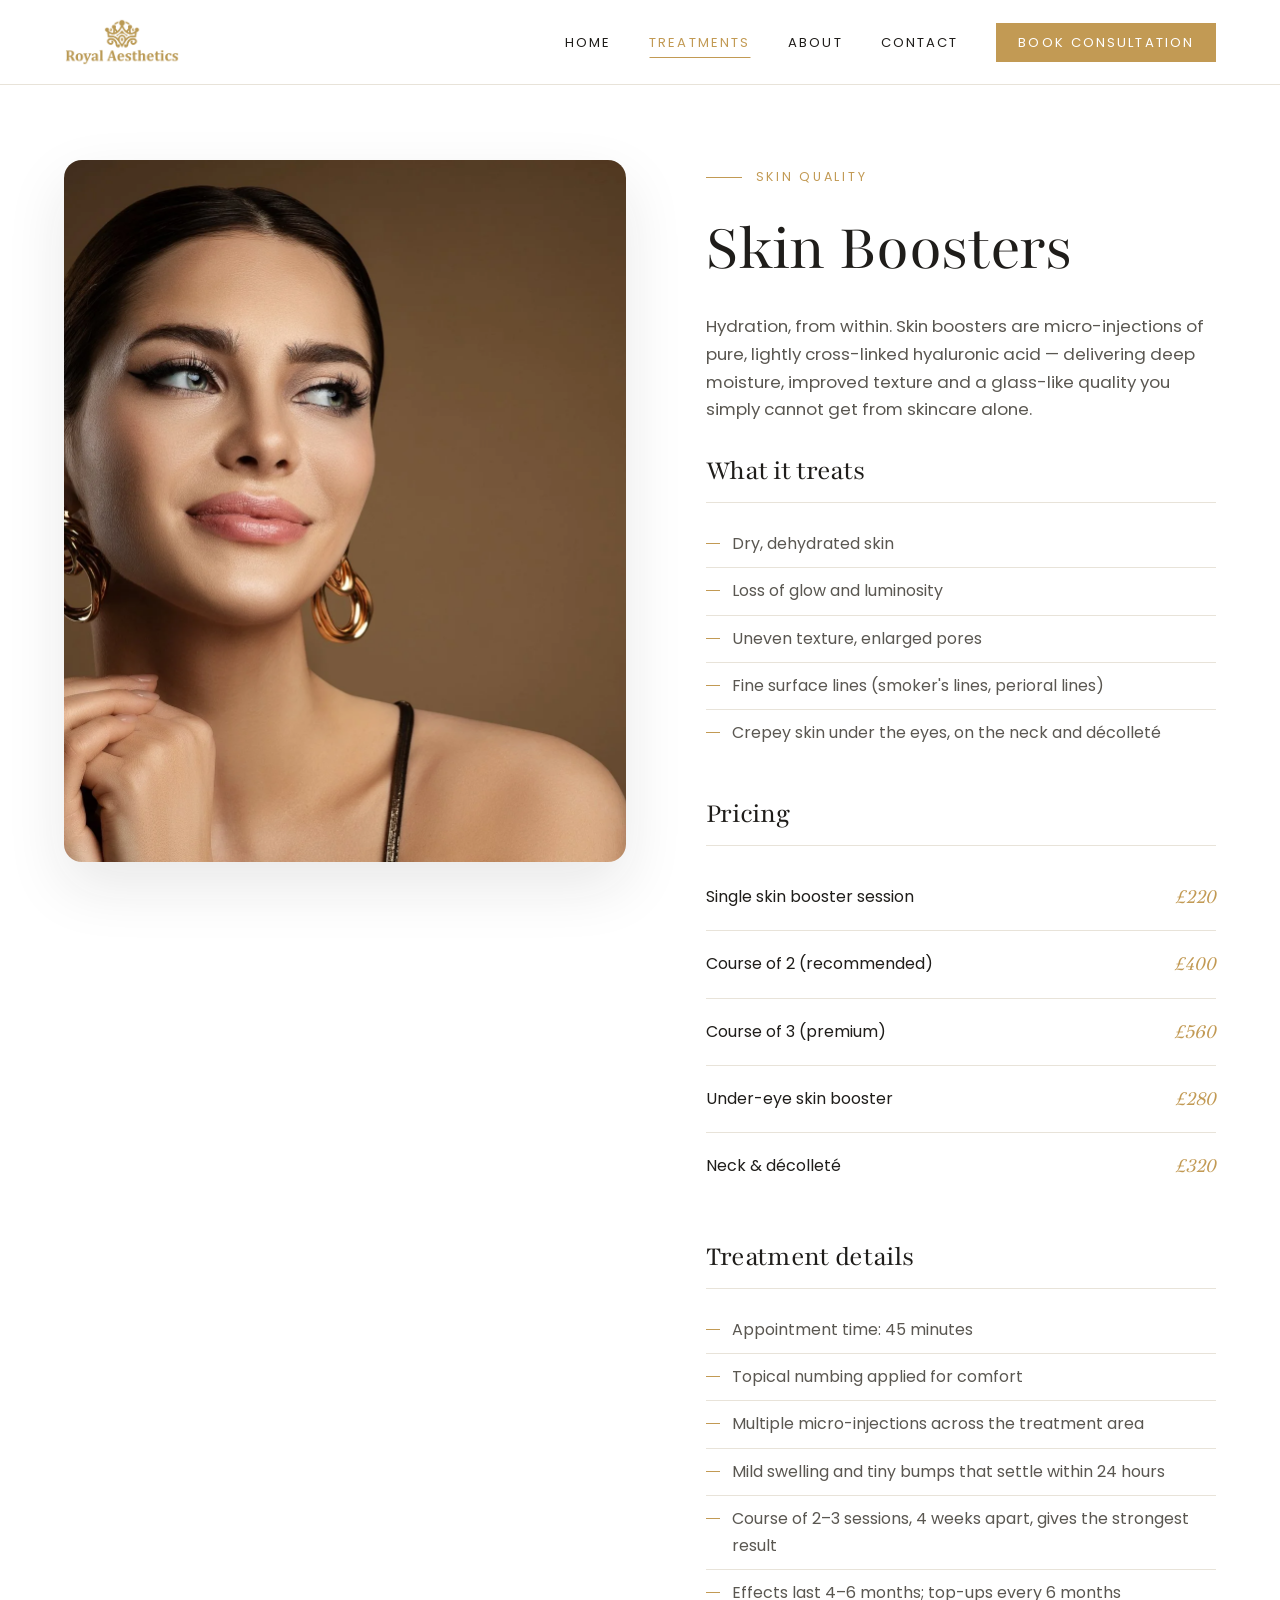
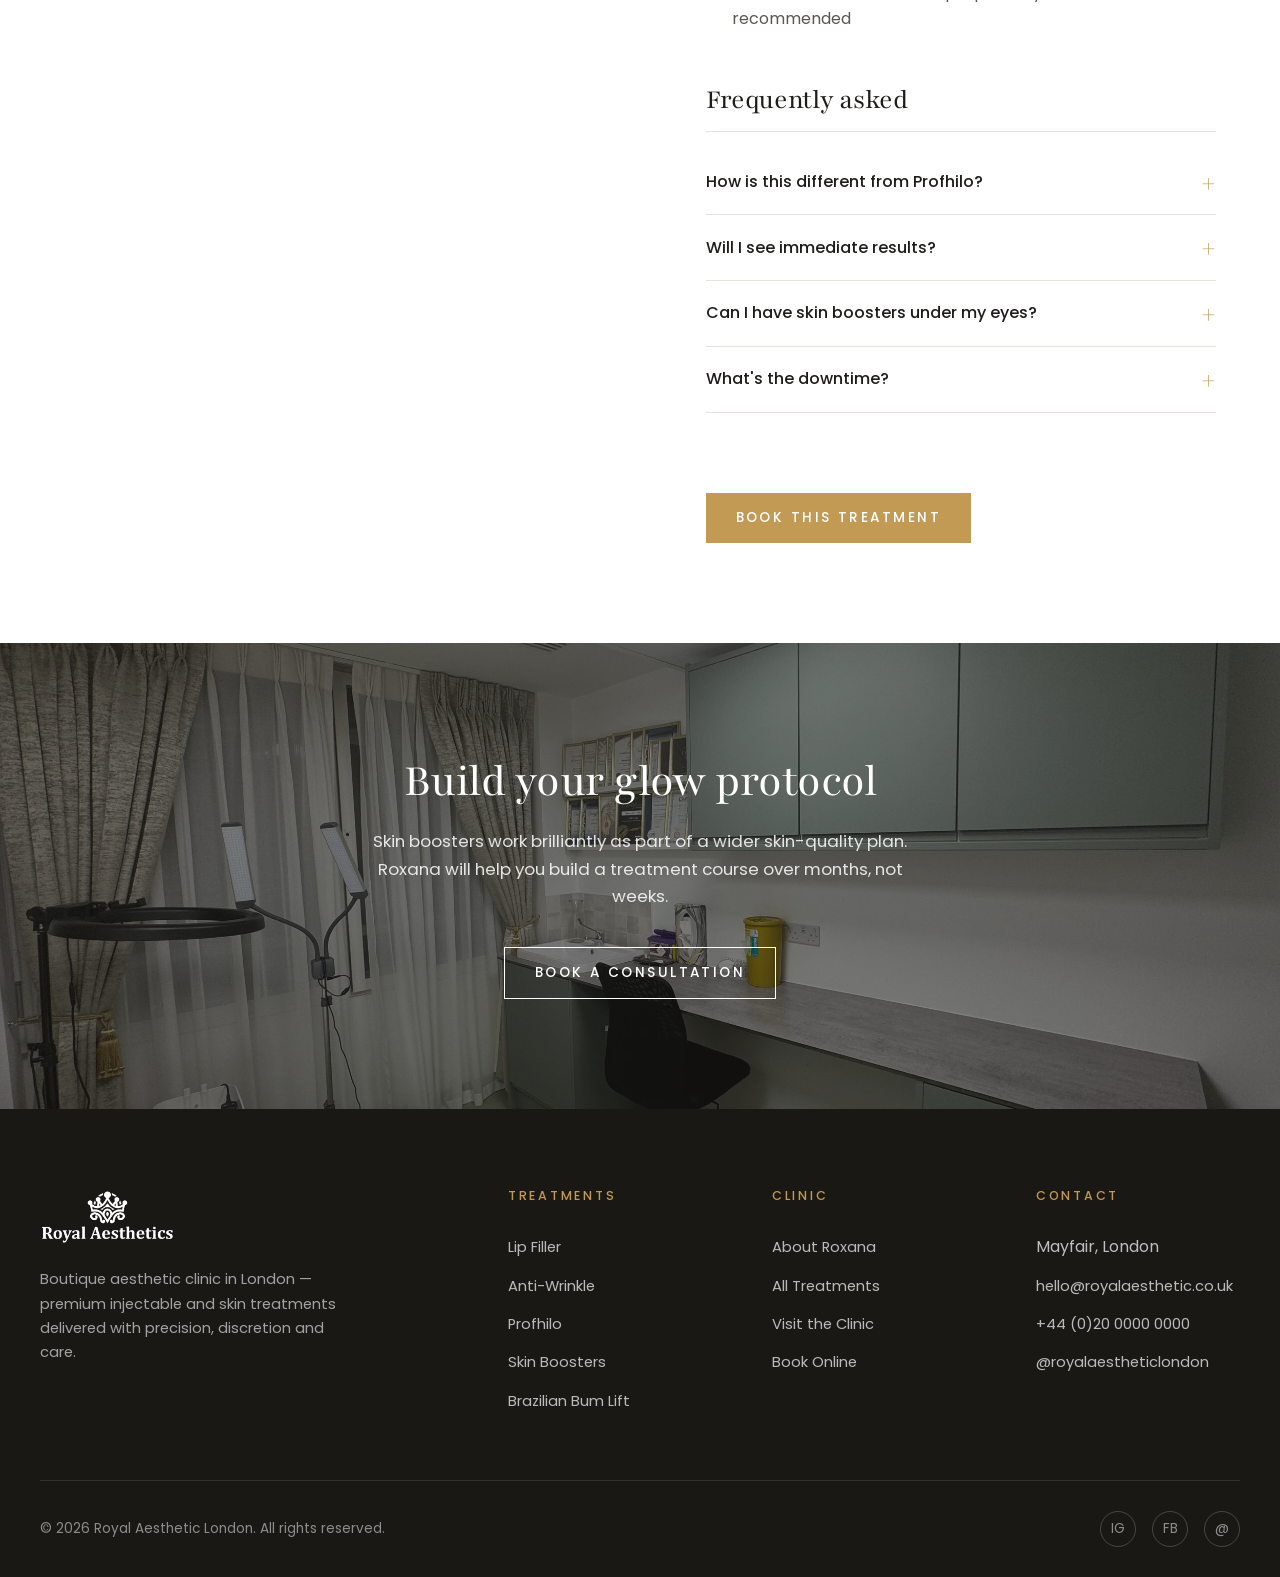
<file: treatments/skin-booster.html>
<!DOCTYPE html>
<html lang="en">
<head>
<meta charset="UTF-8">
<meta name="viewport" content="width=device-width, initial-scale=1.0">
<meta name="robots" content="noindex, nofollow">
<title>Skin Boosters — Royal Aesthetic London</title>
<meta name="description" content="Skin booster injections at Royal Aesthetic London. Hydrate from within for luminous, glass-like skin. From £220.">
<link rel="icon" href="../assets/images/favicon.ico">
<link rel="preconnect" href="https://fonts.googleapis.com">
<link rel="preconnect" href="https://fonts.gstatic.com" crossorigin>
<link href="https://fonts.googleapis.com/css2?family=GFS+Didot&family=Playfair:ital,wght@0,300;0,700;1,700&family=Poppins:ital,wght@0,400;0,500;0,700;1,400&display=swap" rel="stylesheet">
<link rel="stylesheet" href="../assets/css/style.css">
</head>
<body>

<nav class="nav" id="nav">
  <div class="nav-inner">
    <a href="../index.html" class="nav-logo"><img src="../assets/images/logo.png" alt="Royal Aesthetic London"></a>
    <ul class="nav-links">
      <li><a href="../index.html">Home</a></li>
      <li><a href="../treatments.html" class="active">Treatments</a></li>
      <li><a href="../about.html">About</a></li>
      <li><a href="../contact.html">Contact</a></li>
      <li><a href="../contact.html" class="nav-cta">Book Consultation</a></li>
    </ul>
    <button class="nav-toggle" aria-label="Open menu" onclick="document.getElementById('nav').classList.toggle('nav-mobile-open')">
      <span></span><span></span><span></span>
    </button>
  </div>
</nav>

<section class="treatment-detail">
  <div class="container">
    <div class="treatment-detail-grid">
      <div class="treatment-detail-image">
        <img src="../assets/images/shutterstock_skin.jpg" alt="Skin booster treatment">
      </div>
      <div class="treatment-detail-text">
        <span class="eyebrow-line">Skin Quality</span>
        <h1>Skin Boosters</h1>
        <p>Hydration, from within. Skin boosters are micro-injections of pure, lightly cross-linked hyaluronic acid — delivering deep moisture, improved texture and a glass-like quality you simply cannot get from skincare alone.</p>

        <div class="treatment-section">
          <h3>What it treats</h3>
          <ul>
            <li>Dry, dehydrated skin</li>
            <li>Loss of glow and luminosity</li>
            <li>Uneven texture, enlarged pores</li>
            <li>Fine surface lines (smoker's lines, perioral lines)</li>
            <li>Crepey skin under the eyes, on the neck and décolleté</li>
          </ul>
        </div>

        <div class="treatment-section">
          <h3>Pricing</h3>
          <table class="pricing-table">
            <tr><td>Single skin booster session</td><td>£220</td></tr>
            <tr><td>Course of 2 (recommended)</td><td>£400</td></tr>
            <tr><td>Course of 3 (premium)</td><td>£560</td></tr>
            <tr><td>Under-eye skin booster</td><td>£280</td></tr>
            <tr><td>Neck & décolleté</td><td>£320</td></tr>
          </table>
        </div>

        <div class="treatment-section">
          <h3>Treatment details</h3>
          <ul>
            <li>Appointment time: 45 minutes</li>
            <li>Topical numbing applied for comfort</li>
            <li>Multiple micro-injections across the treatment area</li>
            <li>Mild swelling and tiny bumps that settle within 24 hours</li>
            <li>Course of 2–3 sessions, 4 weeks apart, gives the strongest result</li>
            <li>Effects last 4–6 months; top-ups every 6 months recommended</li>
          </ul>
        </div>

        <div class="treatment-section">
          <h3>Frequently asked</h3>
          <div class="faq">
            <details>
              <summary>How is this different from Profhilo?</summary>
              <p>Profhilo bio-stimulates collagen and firms the deeper structure. Skin boosters work nearer the surface, focused on hydration, glow and texture. They are often used together — different targets, complementary results.</p>
            </details>
            <details>
              <summary>Will I see immediate results?</summary>
              <p>Some hydration improvement is visible within days, but the meaningful glow and texture change builds over 2–4 weeks, especially after a second session.</p>
            </details>
            <details>
              <summary>Can I have skin boosters under my eyes?</summary>
              <p>Yes — we use specific products formulated for the under-eye area. It's one of our most-requested treatments for tired-looking eyes, and pairs well with Profhilo or anti-wrinkle treatment.</p>
            </details>
            <details>
              <summary>What's the downtime?</summary>
              <p>Tiny injection bumps appear immediately and usually settle within 12–24 hours. Light makeup the next day is fine. Most clients book treatments mid-week and feel themselves by the weekend.</p>
            </details>
          </div>
        </div>

        <a href="../contact.html" class="btn btn-primary mt-lg">Book this treatment</a>
      </div>
    </div>
  </div>
</section>

<section class="cta-banner">
  <h2>Build your glow protocol</h2>
  <p>Skin boosters work brilliantly as part of a wider skin-quality plan. Roxana will help you build a treatment course over months, not weeks.</p>
  <a href="../contact.html" class="btn btn-outline-light">Book a Consultation</a>
</section>

<footer>
  <div class="footer-grid">
    <div class="footer-brand">
      <img src="../assets/images/logo.png" alt="Royal Aesthetic London">
      <p>Boutique aesthetic clinic in London — premium injectable and skin treatments delivered with precision, discretion and care.</p>
    </div>
    <div class="footer-col">
      <h4>Treatments</h4>
      <ul>
        <li><a href="lip-filler.html">Lip Filler</a></li>
        <li><a href="anti-wrinkle.html">Anti-Wrinkle</a></li>
        <li><a href="profhilo.html">Profhilo</a></li>
        <li><a href="skin-booster.html">Skin Boosters</a></li>
        <li><a href="bbl.html">Brazilian Bum Lift</a></li>
      </ul>
    </div>
    <div class="footer-col">
      <h4>Clinic</h4>
      <ul>
        <li><a href="../about.html">About Roxana</a></li>
        <li><a href="../treatments.html">All Treatments</a></li>
        <li><a href="../contact.html">Visit the Clinic</a></li>
        <li><a href="../contact.html">Book Online</a></li>
      </ul>
    </div>
    <div class="footer-col">
      <h4>Contact</h4>
      <ul>
        <li>Mayfair, London</li>
        <li><a href="mailto:hello@royalaesthetic.co.uk">hello@royalaesthetic.co.uk</a></li>
        <li><a href="tel:+442000000000">+44 (0)20 0000 0000</a></li>
        <li><a href="https://instagram.com/royalaestheticlondon">@royalaestheticlondon</a></li>
      </ul>
    </div>
  </div>
  <div class="footer-bottom">
    <span>© 2026 Royal Aesthetic London. All rights reserved.</span>
    <div class="footer-social">
      <a href="https://instagram.com/royalaestheticlondon" aria-label="Instagram">IG</a>
      <a href="#" aria-label="Facebook">FB</a>
      <a href="mailto:hello@royalaesthetic.co.uk" aria-label="Email">@</a>
    </div>
  </div>
</footer>

</body>
</html>
</file>
<file: assets/css/style.css>
/* Royal Aesthetic London — demo site
   Brand: Playfair (display) / Poppins (body) / GFS Didot (accent)
   Accent: #c29a54 gold
*/

:root {
  --gold: #c29a54;
  --gold-soft: #d8b87a;
  --gold-dark: #a47e3d;
  --bg: #ffffff;
  --surface: #f7f4ef;
  --surface-2: #faf8f4;
  --text: #1f1d1a;
  --text-soft: #5a5751;
  --muted: #a9a39a;
  --border: #e8e3d9;
  --shadow-sm: 0 1px 2px rgba(31, 29, 26, 0.04);
  --shadow-md: 0 8px 24px rgba(31, 29, 26, 0.06);
  --shadow-lg: 0 24px 60px rgba(31, 29, 26, 0.10);
  --radius-sm: 4px;
  --radius-md: 10px;
  --radius-lg: 18px;
  --container: 1200px;
  --ease: cubic-bezier(0.4, 0, 0.2, 1);
}

* { box-sizing: border-box; margin: 0; padding: 0; }

html { scroll-behavior: smooth; }

body {
  font-family: 'Poppins', system-ui, sans-serif;
  font-size: 16px;
  line-height: 1.65;
  color: var(--text);
  background: var(--bg);
  -webkit-font-smoothing: antialiased;
  -moz-osx-font-smoothing: grayscale;
}

img { max-width: 100%; display: block; }

a { color: inherit; text-decoration: none; }

h1, h2, h3, h4 {
  font-family: 'Playfair', Georgia, serif;
  font-weight: 400;
  line-height: 1.18;
  letter-spacing: -0.01em;
  color: var(--text);
}

h1 { font-size: clamp(2.4rem, 5.5vw, 4.2rem); }
h2 { font-size: clamp(2rem, 4vw, 3rem); }
h3 { font-size: clamp(1.4rem, 2.4vw, 1.8rem); }
h4 { font-size: 1.2rem; }

p { color: var(--text-soft); }

.container {
  max-width: var(--container);
  margin: 0 auto;
  padding: 0 24px;
}

/* eyebrow / accent label */
.eyebrow {
  font-family: 'GFS Didot', 'Playfair', serif;
  font-style: italic;
  color: var(--gold);
  font-size: 1.05rem;
  letter-spacing: 0.04em;
  margin-bottom: 18px;
  display: inline-block;
}

.eyebrow-line {
  display: inline-flex;
  align-items: center;
  gap: 14px;
  font-family: 'Poppins', sans-serif;
  font-style: normal;
  font-size: 0.78rem;
  letter-spacing: 0.22em;
  text-transform: uppercase;
  color: var(--gold);
  margin-bottom: 22px;
}
.eyebrow-line::before {
  content: '';
  width: 36px;
  height: 1px;
  background: var(--gold);
}

/* buttons */
.btn {
  display: inline-flex;
  align-items: center;
  gap: 10px;
  padding: 14px 30px;
  font-family: 'Poppins', sans-serif;
  font-size: 0.85rem;
  font-weight: 500;
  letter-spacing: 0.18em;
  text-transform: uppercase;
  border-radius: 0;
  border: none;
  cursor: pointer;
  transition: all 0.3s var(--ease);
}
.btn-primary {
  background: var(--gold);
  color: #fff;
}
.btn-primary:hover {
  background: var(--gold-dark);
  transform: translateY(-1px);
  box-shadow: var(--shadow-md);
}
.btn-outline {
  background: transparent;
  color: var(--text);
  border: 1px solid var(--text);
}
.btn-outline:hover {
  background: var(--text);
  color: #fff;
}
.btn-outline-light {
  background: transparent;
  color: #fff;
  border: 1px solid #fff;
}
.btn-outline-light:hover {
  background: #fff;
  color: var(--text);
}
.btn-link {
  color: var(--gold);
  font-family: 'Poppins', sans-serif;
  font-size: 0.85rem;
  letter-spacing: 0.18em;
  text-transform: uppercase;
  font-weight: 500;
  display: inline-flex;
  align-items: center;
  gap: 10px;
  padding-bottom: 6px;
  border-bottom: 1px solid var(--gold);
  transition: gap 0.3s var(--ease);
}
.btn-link:hover { gap: 16px; }

/* nav */
.nav {
  position: fixed;
  inset: 0 0 auto 0;
  z-index: 100;
  background: rgba(255, 255, 255, 0.92);
  backdrop-filter: blur(14px);
  -webkit-backdrop-filter: blur(14px);
  border-bottom: 1px solid var(--border);
  transition: background 0.3s var(--ease);
}
.nav-inner {
  max-width: var(--container);
  margin: 0 auto;
  padding: 18px 24px;
  display: flex;
  align-items: center;
  justify-content: space-between;
}
.nav-logo img {
  height: 48px;
  width: auto;
  transition: transform 0.3s var(--ease);
}
.nav-logo:hover img { transform: scale(1.03); }
.nav-links {
  display: flex;
  gap: 38px;
  list-style: none;
  align-items: center;
}
.nav-links a {
  font-size: 0.82rem;
  letter-spacing: 0.16em;
  text-transform: uppercase;
  font-weight: 400;
  color: var(--text);
  position: relative;
  padding: 6px 0;
  transition: color 0.3s var(--ease);
}
.nav-links a::after {
  content: '';
  position: absolute;
  bottom: 0;
  left: 50%;
  transform: translateX(-50%);
  width: 0;
  height: 1px;
  background: var(--gold);
  transition: width 0.3s var(--ease);
}
.nav-links a:hover, .nav-links a.active { color: var(--gold); }
.nav-links a:hover::after, .nav-links a.active::after { width: 100%; }
.nav-cta {
  background: var(--gold);
  color: #fff !important;
  padding: 10px 22px !important;
}
.nav-cta::after { display: none !important; }
.nav-cta:hover { background: var(--gold-dark); color: #fff !important; }

.nav-toggle {
  display: none;
  background: none;
  border: none;
  cursor: pointer;
  width: 32px;
  height: 32px;
  flex-direction: column;
  justify-content: center;
  gap: 6px;
}
.nav-toggle span {
  display: block;
  width: 24px;
  height: 1.5px;
  background: var(--text);
  transition: transform 0.3s var(--ease);
}

/* hero */
.hero {
  position: relative;
  min-height: 92vh;
  display: flex;
  align-items: center;
  padding: 120px 24px 80px;
  overflow: hidden;
}
.hero-grid {
  max-width: var(--container);
  margin: 0 auto;
  width: 100%;
  display: grid;
  grid-template-columns: 1.1fr 1fr;
  gap: 80px;
  align-items: center;
}
.hero-text h1 { margin-bottom: 22px; }
.hero-text p {
  font-size: 1.1rem;
  line-height: 1.75;
  margin-bottom: 36px;
  max-width: 520px;
  color: var(--text-soft);
}
.hero-actions {
  display: flex;
  gap: 18px;
  flex-wrap: wrap;
}
.hero-image {
  position: relative;
  aspect-ratio: 4/5;
  border-radius: var(--radius-lg);
  overflow: hidden;
  box-shadow: var(--shadow-lg);
}
.hero-image img {
  width: 100%;
  height: 100%;
  object-fit: cover;
  transition: transform 1.2s var(--ease);
}
.hero-image:hover img { transform: scale(1.04); }
.hero-image::after {
  content: '';
  position: absolute;
  bottom: -20px;
  right: -20px;
  width: 140px;
  height: 140px;
  border: 1px solid var(--gold);
  border-radius: var(--radius-lg);
  z-index: -1;
}
.hero-meta {
  position: absolute;
  bottom: 40px;
  left: 50%;
  transform: translateX(-50%);
  font-size: 0.78rem;
  letter-spacing: 0.22em;
  text-transform: uppercase;
  color: var(--muted);
}
.hero-meta::before {
  content: '';
  display: block;
  width: 1px;
  height: 32px;
  background: var(--muted);
  margin: 0 auto 14px;
}

/* page hero (smaller, used on subpages) */
.page-hero {
  position: relative;
  padding: 180px 24px 100px;
  background: var(--surface);
  text-align: center;
  overflow: hidden;
}
.page-hero h1 { margin-bottom: 16px; }
.page-hero p {
  max-width: 600px;
  margin: 0 auto;
  font-size: 1.05rem;
}
.page-hero::before, .page-hero::after {
  content: '';
  position: absolute;
  width: 200px;
  height: 200px;
  border: 1px solid var(--gold);
  opacity: 0.3;
  border-radius: 50%;
  pointer-events: none;
}
.page-hero::before { top: -80px; left: -80px; }
.page-hero::after { bottom: -80px; right: -80px; }

/* sections */
section { padding: 100px 0; }
section.surface { background: var(--surface); }
section.dark { background: var(--text); color: #fff; }
section.dark h2, section.dark h3 { color: #fff; }
section.dark p { color: rgba(255, 255, 255, 0.78); }

.section-head {
  text-align: center;
  margin-bottom: 70px;
}
.section-head h2 { margin-bottom: 16px; }
.section-head p { max-width: 600px; margin: 0 auto; }

/* treatment grid */
.treatments {
  display: grid;
  grid-template-columns: repeat(3, 1fr);
  gap: 30px;
}
.treatment-card {
  position: relative;
  background: #fff;
  border: 1px solid var(--border);
  overflow: hidden;
  transition: transform 0.4s var(--ease), box-shadow 0.4s var(--ease);
  display: flex;
  flex-direction: column;
}
.treatment-card:hover {
  transform: translateY(-6px);
  box-shadow: var(--shadow-lg);
}
.treatment-card-img {
  aspect-ratio: 4/3;
  overflow: hidden;
}
.treatment-card-img img {
  width: 100%;
  height: 100%;
  object-fit: cover;
  transition: transform 0.8s var(--ease);
}
.treatment-card:hover .treatment-card-img img { transform: scale(1.06); }
.treatment-card-body {
  padding: 32px 28px 36px;
  flex: 1;
  display: flex;
  flex-direction: column;
}
.treatment-card-body h3 { margin-bottom: 12px; }
.treatment-card-body p {
  margin-bottom: 22px;
  flex: 1;
  font-size: 0.95rem;
}
.treatment-price {
  font-family: 'GFS Didot', 'Playfair', serif;
  font-style: italic;
  color: var(--gold);
  font-size: 1.15rem;
  margin-bottom: 18px;
}

/* about / split section */
.split {
  display: grid;
  grid-template-columns: 1fr 1fr;
  gap: 80px;
  align-items: center;
}
.split-image {
  position: relative;
  aspect-ratio: 4/5;
  overflow: hidden;
  border-radius: var(--radius-lg);
  box-shadow: var(--shadow-lg);
}
.split-image img {
  width: 100%;
  height: 100%;
  object-fit: cover;
}
.split-image.frame::after {
  content: '';
  position: absolute;
  inset: 14px;
  border: 1px solid rgba(255, 255, 255, 0.5);
  border-radius: calc(var(--radius-lg) - 6px);
  pointer-events: none;
}
.split-text h2 { margin-bottom: 24px; }
.split-text p { margin-bottom: 18px; font-size: 1rem; }
.split-text .btn { margin-top: 14px; }

/* values / pillar grid */
.pillars {
  display: grid;
  grid-template-columns: repeat(3, 1fr);
  gap: 50px;
}
.pillar { text-align: left; }
.pillar-num {
  font-family: 'GFS Didot', 'Playfair', serif;
  font-style: italic;
  font-size: 2rem;
  color: var(--gold);
  margin-bottom: 14px;
  display: inline-block;
  position: relative;
  padding-bottom: 12px;
}
.pillar-num::after {
  content: '';
  position: absolute;
  bottom: 0;
  left: 0;
  width: 30px;
  height: 1px;
  background: var(--gold);
}
.pillar h3 { margin-bottom: 14px; font-size: 1.3rem; }

/* testimonial */
.testimonial-wrap {
  text-align: center;
  max-width: 760px;
  margin: 0 auto;
}
.testimonial-quote {
  font-family: 'Playfair', serif;
  font-style: italic;
  font-size: clamp(1.4rem, 2.6vw, 2rem);
  line-height: 1.5;
  color: var(--text);
  margin-bottom: 30px;
  position: relative;
  padding: 0 30px;
}
.testimonial-quote::before, .testimonial-quote::after {
  font-family: 'GFS Didot', 'Playfair', serif;
  color: var(--gold);
  font-size: 3rem;
  line-height: 1;
  position: absolute;
}
.testimonial-quote::before { content: '"'; top: -10px; left: 0; }
.testimonial-quote::after { content: '"'; bottom: -30px; right: 0; }
.testimonial-author {
  font-size: 0.82rem;
  letter-spacing: 0.22em;
  text-transform: uppercase;
  color: var(--gold);
}

/* before/after / gallery strip */
.gallery-strip {
  display: grid;
  grid-template-columns: repeat(4, 1fr);
  gap: 4px;
}
.gallery-strip-item {
  aspect-ratio: 1;
  overflow: hidden;
  position: relative;
}
.gallery-strip-item img {
  width: 100%;
  height: 100%;
  object-fit: cover;
  transition: transform 1s var(--ease);
}
.gallery-strip-item:hover img { transform: scale(1.06); }

/* CTA banner */
.cta-banner {
  position: relative;
  padding: 110px 24px;
  text-align: center;
  background:
    linear-gradient(rgba(31, 29, 26, 0.55), rgba(31, 29, 26, 0.55)),
    url('../images/IMG_1583.jpg') center/cover no-repeat;
  color: #fff;
}
.cta-banner h2 {
  color: #fff;
  margin-bottom: 18px;
}
.cta-banner p {
  color: rgba(255, 255, 255, 0.85);
  max-width: 560px;
  margin: 0 auto 36px;
  font-size: 1.05rem;
}

/* treatment detail page */
.treatment-detail {
  padding: 160px 0 100px;
}
.treatment-detail-grid {
  display: grid;
  grid-template-columns: 1.1fr 1fr;
  gap: 80px;
  align-items: start;
}
.treatment-detail-image {
  position: sticky;
  top: 100px;
  aspect-ratio: 4/5;
  overflow: hidden;
  border-radius: var(--radius-lg);
  box-shadow: var(--shadow-lg);
}
.treatment-detail-image img {
  width: 100%;
  height: 100%;
  object-fit: cover;
}
.treatment-detail-text h1 { margin-bottom: 24px; }
.treatment-detail-text > p { font-size: 1.05rem; margin-bottom: 30px; }

.treatment-section { margin-bottom: 40px; }
.treatment-section h3 {
  margin-bottom: 18px;
  padding-bottom: 14px;
  border-bottom: 1px solid var(--border);
}
.treatment-section ul {
  list-style: none;
  padding-left: 0;
}
.treatment-section li {
  padding: 10px 0 10px 26px;
  position: relative;
  color: var(--text-soft);
  border-bottom: 1px solid var(--border);
}
.treatment-section li:last-child { border-bottom: none; }
.treatment-section li::before {
  content: '';
  position: absolute;
  left: 0;
  top: 22px;
  width: 14px;
  height: 1px;
  background: var(--gold);
}

.pricing-table {
  width: 100%;
  border-collapse: collapse;
}
.pricing-table tr {
  border-bottom: 1px solid var(--border);
}
.pricing-table tr:last-child { border-bottom: none; }
.pricing-table td {
  padding: 18px 0;
}
.pricing-table td:first-child { color: var(--text); }
.pricing-table td:last-child {
  text-align: right;
  font-family: 'GFS Didot', serif;
  font-style: italic;
  color: var(--gold);
  font-size: 1.15rem;
}

.faq details {
  border-bottom: 1px solid var(--border);
  padding: 18px 0;
}
.faq summary {
  cursor: pointer;
  font-weight: 500;
  color: var(--text);
  list-style: none;
  display: flex;
  justify-content: space-between;
  align-items: center;
}
.faq summary::-webkit-details-marker { display: none; }
.faq summary::after {
  content: '+';
  font-family: 'Playfair', serif;
  font-size: 1.8rem;
  color: var(--gold);
  transition: transform 0.3s var(--ease);
  line-height: 1;
}
.faq details[open] summary::after { transform: rotate(45deg); }
.faq summary + p {
  padding-top: 14px;
  color: var(--text-soft);
}

/* contact */
.contact-grid {
  display: grid;
  grid-template-columns: 1fr 1fr;
  gap: 80px;
}
.contact-info h3 { margin-bottom: 30px; }
.contact-info-item {
  display: flex;
  gap: 16px;
  align-items: flex-start;
  padding: 22px 0;
  border-bottom: 1px solid var(--border);
}
.contact-info-item:last-child { border-bottom: none; }
.contact-info-icon {
  width: 36px;
  height: 36px;
  border: 1px solid var(--gold);
  border-radius: 50%;
  display: flex;
  align-items: center;
  justify-content: center;
  flex-shrink: 0;
  color: var(--gold);
  font-size: 1rem;
}
.contact-info-text strong {
  display: block;
  font-family: 'Playfair', serif;
  font-weight: 400;
  font-size: 1.15rem;
  color: var(--text);
  margin-bottom: 4px;
}
.contact-info-text span,
.contact-info-text a {
  color: var(--text-soft);
  font-size: 0.95rem;
}
.contact-info-text a:hover { color: var(--gold); }

.form { display: flex; flex-direction: column; gap: 20px; }
.form label {
  display: block;
  font-size: 0.78rem;
  letter-spacing: 0.18em;
  text-transform: uppercase;
  color: var(--text);
  margin-bottom: 8px;
}
.form input, .form select, .form textarea {
  width: 100%;
  padding: 14px 16px;
  border: 1px solid var(--border);
  background: #fff;
  font-family: 'Poppins', sans-serif;
  font-size: 0.95rem;
  color: var(--text);
  transition: border-color 0.3s var(--ease);
}
.form input:focus, .form select:focus, .form textarea:focus {
  outline: none;
  border-color: var(--gold);
}
.form textarea { min-height: 130px; resize: vertical; }
.form-row { display: grid; grid-template-columns: 1fr 1fr; gap: 20px; }

/* footer */
footer {
  background: #1a1814;
  color: rgba(255, 255, 255, 0.72);
  padding: 80px 24px 30px;
}
.footer-grid {
  max-width: var(--container);
  margin: 0 auto;
  display: grid;
  grid-template-columns: 2fr 1fr 1fr 1fr;
  gap: 60px;
  margin-bottom: 60px;
}
.footer-brand img {
  height: 56px;
  filter: brightness(0) invert(1);
  margin-bottom: 22px;
}
.footer-brand p {
  color: rgba(255, 255, 255, 0.6);
  font-size: 0.92rem;
  max-width: 320px;
}
.footer-col h4 {
  font-family: 'Poppins', sans-serif;
  font-size: 0.78rem;
  letter-spacing: 0.22em;
  text-transform: uppercase;
  color: var(--gold);
  margin-bottom: 24px;
  font-weight: 500;
}
.footer-col ul { list-style: none; }
.footer-col li { padding: 6px 0; }
.footer-col a {
  color: rgba(255, 255, 255, 0.7);
  font-size: 0.92rem;
  transition: color 0.3s var(--ease);
}
.footer-col a:hover { color: var(--gold); }
.footer-bottom {
  max-width: var(--container);
  margin: 0 auto;
  padding-top: 30px;
  border-top: 1px solid rgba(255, 255, 255, 0.1);
  display: flex;
  justify-content: space-between;
  align-items: center;
  font-size: 0.85rem;
  color: rgba(255, 255, 255, 0.5);
}
.footer-social {
  display: flex;
  gap: 16px;
}
.footer-social a {
  width: 36px;
  height: 36px;
  display: flex;
  align-items: center;
  justify-content: center;
  border: 1px solid rgba(255, 255, 255, 0.2);
  border-radius: 50%;
  font-size: 0.85rem;
  transition: all 0.3s var(--ease);
}
.footer-social a:hover {
  border-color: var(--gold);
  background: var(--gold);
  color: #1a1814;
}

/* utility */
.text-center { text-align: center; }
.mt-lg { margin-top: 40px; }

/* subtle entry animation */
@keyframes fadeUp {
  from { opacity: 0; transform: translateY(20px); }
  to   { opacity: 1; transform: translateY(0); }
}
.fade-up {
  animation: fadeUp 0.9s var(--ease) both;
}
.fade-up-2 { animation-delay: 0.15s; }
.fade-up-3 { animation-delay: 0.3s; }

/* responsive */
@media (max-width: 960px) {
  .hero-grid, .split, .contact-grid, .treatment-detail-grid {
    grid-template-columns: 1fr;
    gap: 50px;
  }
  .hero-image { display: none; }
  .hero-meta { display: none; }
  .treatments, .pillars { grid-template-columns: repeat(2, 1fr); }
  .footer-grid { grid-template-columns: 1fr 1fr; gap: 40px; }
  .treatment-detail-image { position: relative; top: 0; }
  section { padding: 70px 0; }
  .hero { min-height: auto; padding: 130px 24px 70px; }
  .nav-links { display: none; }
  .nav-toggle { display: flex; }
  .nav-mobile-open .nav-links {
    display: flex;
    position: absolute;
    top: 100%;
    left: 0;
    right: 0;
    flex-direction: column;
    background: #fff;
    padding: 30px 24px;
    border-bottom: 1px solid var(--border);
    gap: 20px;
  }
}

@media (max-width: 600px) {
  .treatments, .pillars { grid-template-columns: 1fr; }
  .gallery-strip { grid-template-columns: 1fr 1fr; }
  .footer-grid { grid-template-columns: 1fr; }
  .form-row { grid-template-columns: 1fr; }
  .hero-image::after { display: none; }
  h1 { font-size: 2.2rem; }
  .footer-bottom { flex-direction: column; gap: 14px; text-align: center; }
}
</file>
